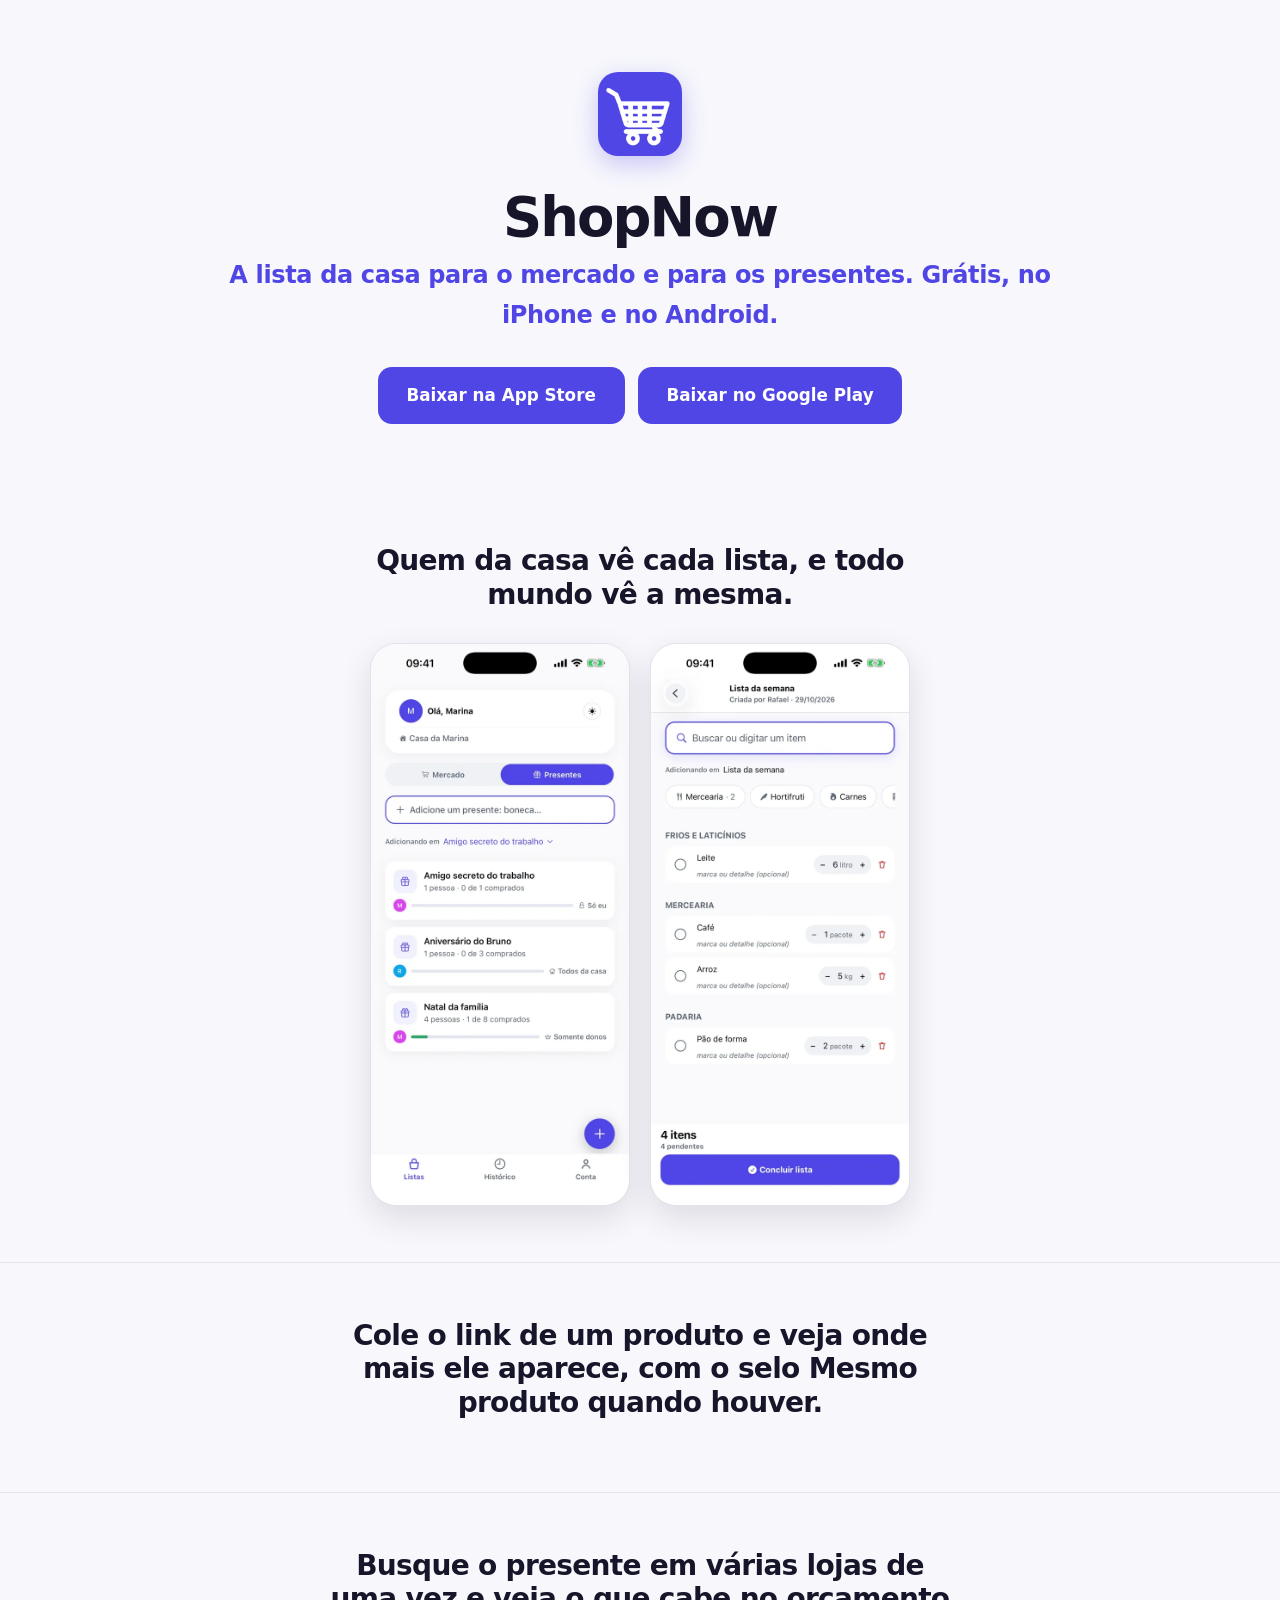
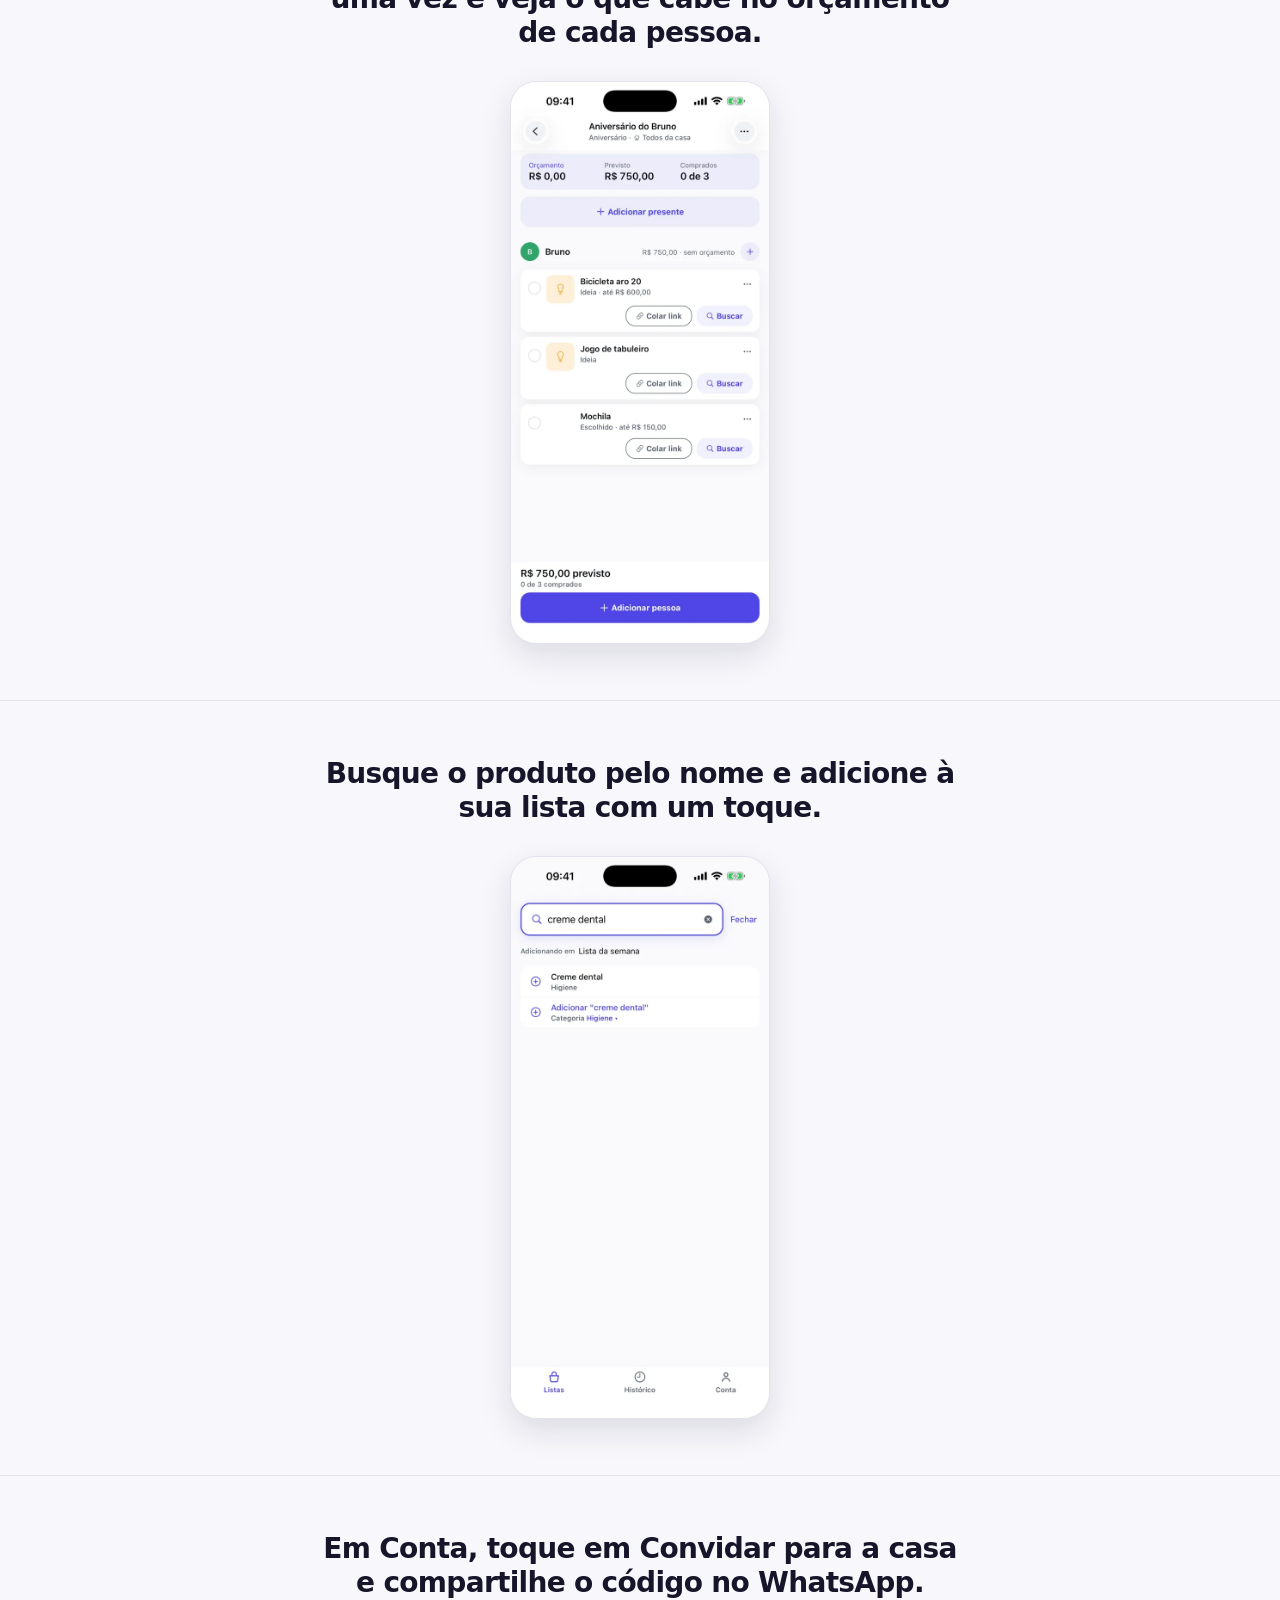
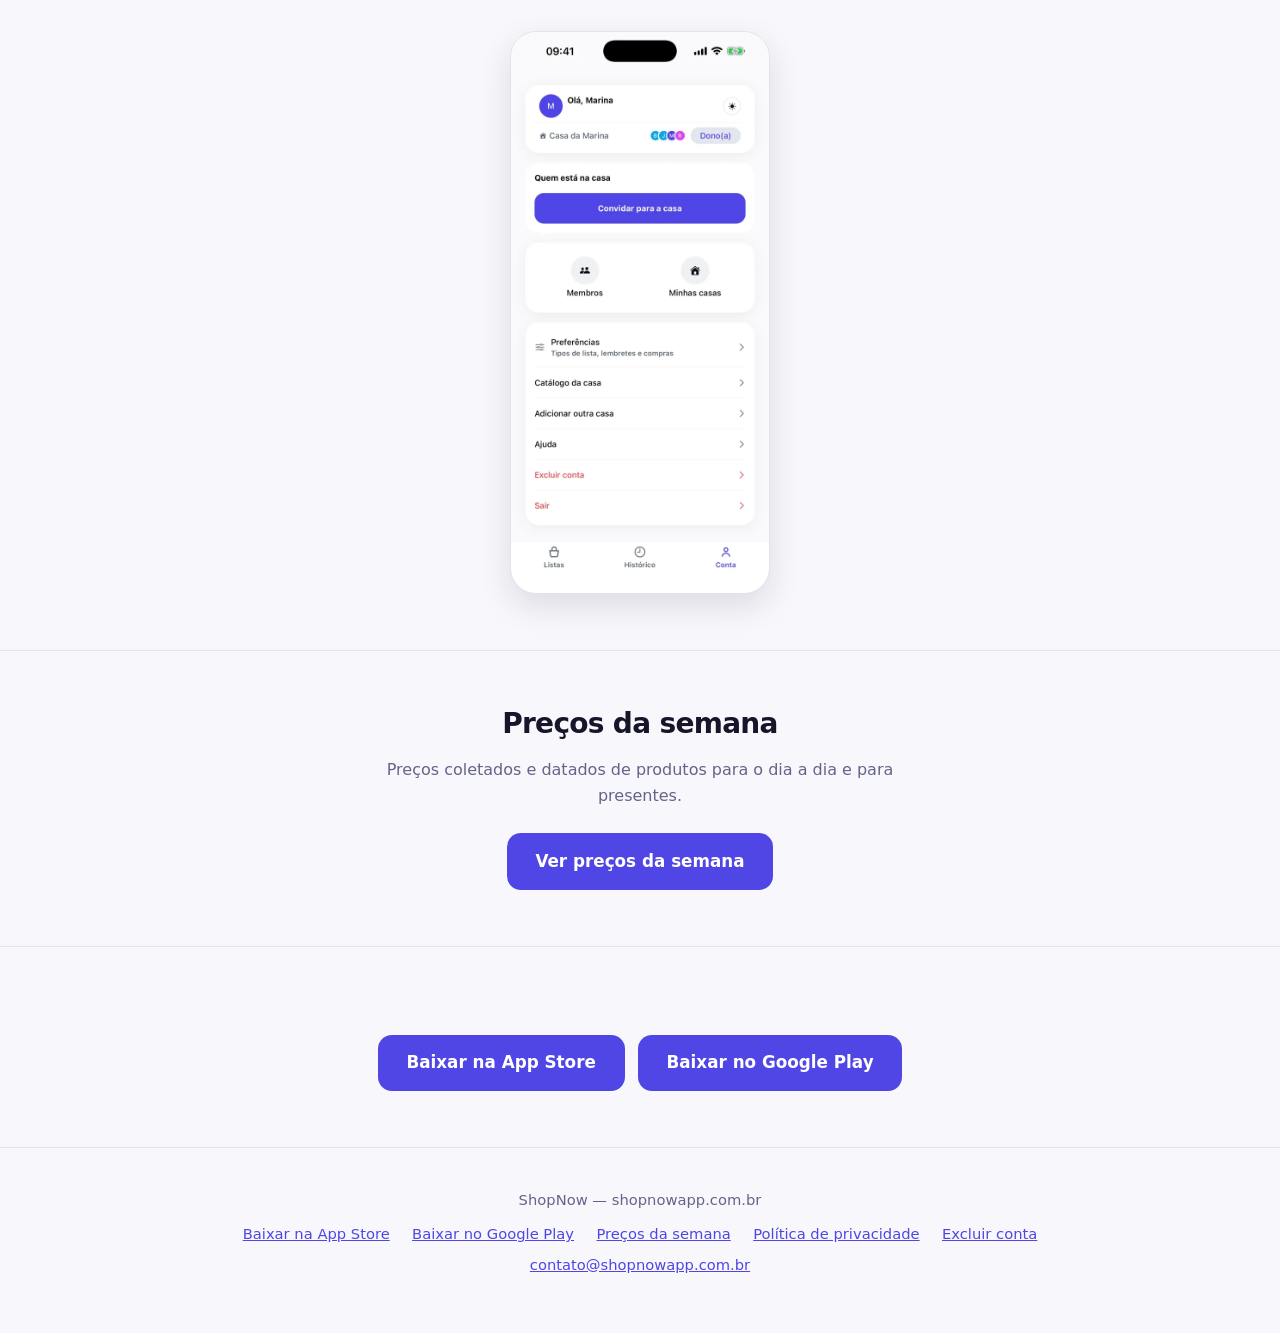
<file: index.html>
<!DOCTYPE html>
<html lang="pt-BR">
<head>
<meta charset="utf-8">
<meta name="viewport" content="width=device-width, initial-scale=1">
<title>ShopNow — A lista da casa para o mercado e para os presentes</title>
<meta name="description" content="A lista da casa para o mercado e para os presentes. Busque o produto pelo nome e adicione à sua lista com um toque. Grátis, no iPhone e no Android.">
<link rel="icon" type="image/png" href="icon.png">
<link rel="apple-touch-icon" href="icon.png">
<link rel="canonical" href="https://shopnowapp.com.br/">
<meta property="og:type" content="website">
<meta property="og:title" content="ShopNow — A lista da casa para o mercado e para os presentes">
<meta property="og:description" content="A lista da casa para o mercado e para os presentes. Grátis, no iPhone e no Android.">
<meta property="og:url" content="https://shopnowapp.com.br/">
<meta property="og:image" content="https://shopnowapp.com.br/icon.png">
<meta property="og:image:alt" content="Ícone do ShopNow">
<meta name="theme-color" content="#4F46E5">

<style>
  :root {
    --bg: #F7F7FC;
    --surface: #FFFFFF;
    --border: #E3E3EE;
    --text: #16152A;
    --text-2: #64648A;
    --accent: #4F46E5;
    --accent-hover: #4338CA;
    --on-accent: #FFFFFF;
    --accent-dim: #EEEEFF;
  }
  @media (prefers-color-scheme: dark) {
    :root {
      --bg: #0D0D1A;
      --surface: #16162A;
      --border: #28284A;
      --text: #E6E6F6;
      --text-2: #9494BA;
      --accent: #6366F1;
      --accent-hover: #7577F5;
      --accent-dim: #1A1A3A;
    }
  }

  *, *::before, *::after { box-sizing: border-box; margin: 0; padding: 0; }
  html { scroll-behavior: smooth; }
  body {
    font-family: -apple-system, BlinkMacSystemFont, "Segoe UI", system-ui, sans-serif;
    background: var(--bg);
    color: var(--text);
    line-height: 1.65;
    -webkit-font-smoothing: antialiased;
  }
  a { color: var(--accent); }
  .wrap { max-width: 880px; margin: 0 auto; padding: 0 1.5rem; }

  /* Hero */
  .hero { text-align: center; padding: 4.5rem 0 4rem; }
  .logo {
    width: 84px; height: 84px; border-radius: 20px;
    box-shadow: 0 8px 24px rgba(79, 70, 229, 0.28);
    margin-bottom: 1.5rem;
  }
  .hero h1 {
    font-size: clamp(2.4rem, 7vw, 3.4rem);
    letter-spacing: -0.035em; line-height: 1.1; font-weight: 800;
  }
  .hero .tagline {
    font-size: clamp(1.15rem, 3.4vw, 1.5rem);
    font-weight: 600; color: var(--accent);
    margin-top: 0.5rem; letter-spacing: -0.015em;
  }
  .hero .lead {
    max-width: 560px; margin: 1.25rem auto 0;
    font-size: 1.1rem; color: var(--text-2);
  }
  .cta {
    display: inline-block; margin-top: 2rem;
    background: var(--accent); color: var(--on-accent);
    font-weight: 600; font-size: 1.05rem; text-decoration: none;
    padding: 0.9rem 1.8rem; border-radius: 14px;
    transition: background 0.15s, transform 0.15s;
  }
  .cta:hover { background: var(--accent-hover); transform: translateY(-1px); }
  .cta:focus-visible { outline: 3px solid var(--accent-dim); outline-offset: 3px; }
  .cta + .cta { margin-left: 0.5rem; margin-top: 0.5rem; }
  .soon { margin-top: 0.75rem; font-size: 0.9rem; color: var(--text-2); }

  /* Sections */
  section { padding: 3.5rem 0; }
  section + section { border-top: 1px solid var(--border); }
  h2 {
    font-size: clamp(1.5rem, 4.5vw, 2rem);
    letter-spacing: -0.025em; line-height: 1.2; font-weight: 700;
    margin-bottom: 1rem;
  }

  /* Seções de recurso */
  .feature { text-align: center; }
  .feature h2 { max-width: 640px; margin-inline: auto; font-size: clamp(1.35rem, 4.2vw, 1.75rem); }
  .shots {
    list-style: none; margin-top: 2rem;
    display: flex; justify-content: center; gap: 1.25rem;
  }
  .shots li { flex: 0 1 260px; min-width: 0; }
  .shots img {
    display: block; width: 100%; height: auto;
    border-radius: 26px; border: 1px solid var(--border);
    box-shadow: 0 12px 32px rgba(22, 21, 42, 0.12);
    background: var(--surface);
  }
  .baixar { text-align: center; }
  #precos-semana .sub { max-width: 520px; margin: 0 auto; color: var(--text-2); }
  #precos-semana .cta { margin-top: 1.5rem; }

  /* Footer */
  footer { border-top: 1px solid var(--border); padding: 2.5rem 0 3.5rem; text-align: center; font-size: 0.92rem; color: var(--text-2); }
  footer nav { margin-top: 0.6rem; display: flex; flex-wrap: wrap; justify-content: center; gap: 0.4rem 1.4rem; }

  @media (max-width: 720px) {
    .hero { padding: 3rem 0 2.5rem; }
    section { padding: 2.75rem 0; }
    .shots { gap: 0.9rem; }
    .shots li { flex-basis: 220px; }
  }
  @media (prefers-reduced-motion: reduce) {
    html { scroll-behavior: auto; }
    .cta { transition: none; }
  }
</style>
</head>
<body>

<header class="hero">
  <div class="wrap">
    <img class="logo" src="icon.png" width="84" height="84" alt="Ícone do ShopNow">
    <h1>ShopNow</h1>
    <p class="tagline">A lista da casa para o mercado e para os presentes. Grátis, no iPhone e no Android.</p>
    <a class="cta" data-loja="ios" href="https://apps.apple.com/app/apple-store/id6802871488?pt=129324162&amp;ct=site&amp;mt=8">Baixar na App Store</a>
    <a class="cta" data-loja="android" href="https://play.google.com/store/apps/details?id=com.felipeamsilva.meuappcompras&amp;referrer=utm_source%3Dsite%26utm_medium%3Dsite%26utm_campaign%3Dpresentes">Baixar no Google Play</a>
  </div>
</header>

<main>
  <section id="lista-da-casa" class="feature">
    <div class="wrap">
      <h2>Quem da casa vê cada lista, e todo mundo vê a mesma.</h2>
      <ul class="shots">
        <li><img src="img/quem-ve-a-lista.webp" width="600" height="1304" loading="lazy" decoding="async" alt="Aba Presentes com três listas, cada uma mostrando quem da casa pode vê-la: só eu, todos da casa ou somente donos"></li>
        <li><img src="img/lista-compartilhada.webp" width="600" height="1304" loading="lazy" decoding="async" alt="Lista da semana aberta, com itens e quantidades que todos da casa veem e atualizam"></li>
      </ul>
    </div>
  </section>

  <section id="colar-link" class="feature">
    <div class="wrap">
      <h2>Cole o link de um produto e veja onde mais ele aparece, com o selo Mesmo produto quando houver.</h2>
    </div>
  </section>

  <section id="presentes" class="feature">
    <div class="wrap">
      <h2>Busque o presente em várias lojas de uma vez e veja o que cabe no orçamento de cada pessoa.</h2>
      <ul class="shots">
        <li><img src="img/presentes-orcamento.webp" width="600" height="1304" loading="lazy" decoding="async" alt="Lista de presentes de uma pessoa, com o valor previsto e o limite definido em cada ideia"></li>
      </ul>
    </div>
  </section>

  <section id="busca-por-nome" class="feature">
    <div class="wrap">
      <h2>Busque o produto pelo nome e adicione à sua lista com um toque.</h2>
      <ul class="shots">
        <li><img src="img/busca-por-nome.webp" width="600" height="1304" loading="lazy" decoding="async" alt="Campo de busca com o nome de um produto digitado e a opção de adicioná-lo à lista com um toque"></li>
      </ul>
    </div>
  </section>

  <section id="convidar" class="feature">
    <div class="wrap">
      <h2>Em Conta, toque em Convidar para a casa e compartilhe o código no WhatsApp.</h2>
      <ul class="shots">
        <li><img src="img/conta-convidar.webp" width="600" height="1304" loading="lazy" decoding="async" alt="Tela Conta do ShopNow com o botão Convidar para a casa"></li>
      </ul>
    </div>
  </section>

  <section id="precos-semana" class="feature">
    <div class="wrap">
      <h2>Preços da semana</h2>
      <p class="sub">Preços coletados e datados de produtos para o dia a dia e para presentes.</p>
      <a class="cta" href="https://shopnowapp.com.br/menor-preco/">Ver preços da semana</a>
    </div>
  </section>

  <section id="baixar" class="baixar">
    <div class="wrap">
      <a class="cta" data-loja="ios" href="https://apps.apple.com/app/apple-store/id6802871488?pt=129324162&amp;ct=site&amp;mt=8">Baixar na App Store</a>
      <a class="cta" data-loja="android" href="https://play.google.com/store/apps/details?id=com.felipeamsilva.meuappcompras&amp;referrer=utm_source%3Dsite%26utm_medium%3Dsite%26utm_campaign%3Dpresentes">Baixar no Google Play</a>
    </div>
  </section>
</main>

<footer>
  <div class="wrap">
    <p>ShopNow — shopnowapp.com.br</p>
    <nav aria-label="Rodapé">
      <a data-loja="ios" href="https://apps.apple.com/app/apple-store/id6802871488?pt=129324162&amp;ct=site&amp;mt=8">Baixar na App Store</a>
      <a data-loja="android" href="https://play.google.com/store/apps/details?id=com.felipeamsilva.meuappcompras&amp;referrer=utm_source%3Dsite%26utm_medium%3Dsite%26utm_campaign%3Dpresentes">Baixar no Google Play</a>
      <a href="https://shopnowapp.com.br/menor-preco/">Preços da semana</a>
      <a href="https://felipeaugustomsilva-stack.github.io/smartshop-privacy/">Política de privacidade</a>
      <a href="https://felipeaugustomsilva-stack.github.io/smartshop-privacy/excluir-conta/">Excluir conta</a>
      <a href="mailto:contato@shopnowapp.com.br">contato@shopnowapp.com.br</a>
    </nav>
  </div>
</footer>

<script>
(function () {
  try {
    var canais = {
      instagram: { ct: 'instagram', medium: 'social' },
      facebook: { ct: 'Facebook', medium: 'social' },
      status: { ct: 'status-whatsapp', medium: 'whatsapp' },
      crm: { ct: 'crm', medium: 'crm' },
      push: { ct: 'push', medium: 'push' },
      email: { ct: 'email', medium: 'email' }
    };
    var c = new URLSearchParams(window.location.search).get('c');
    c = c ? c.trim().toLowerCase() : '';
    if (!Object.prototype.hasOwnProperty.call(canais, c)) return;
    var d = canais[c];
    var ios = 'https://apps.apple.com/app/apple-store/id6802871488?pt=129324162&ct=' + d.ct + '&mt=8';
    var android = 'https://play.google.com/store/apps/details?id=com.felipeamsilva.meuappcompras&referrer=' +
      'utm_source%3D' + c + '%26utm_medium%3D' + d.medium + '%26utm_campaign%3Dpresentes';
    var links = document.querySelectorAll('a[data-loja]');
    for (var i = 0; i < links.length; i++) {
      var loja = links[i].getAttribute('data-loja');
      if (loja === 'ios') links[i].setAttribute('href', ios);
      else if (loja === 'android') links[i].setAttribute('href', android);
    }
  } catch (e) {}
})();
</script>
</body>
</html>
</file>
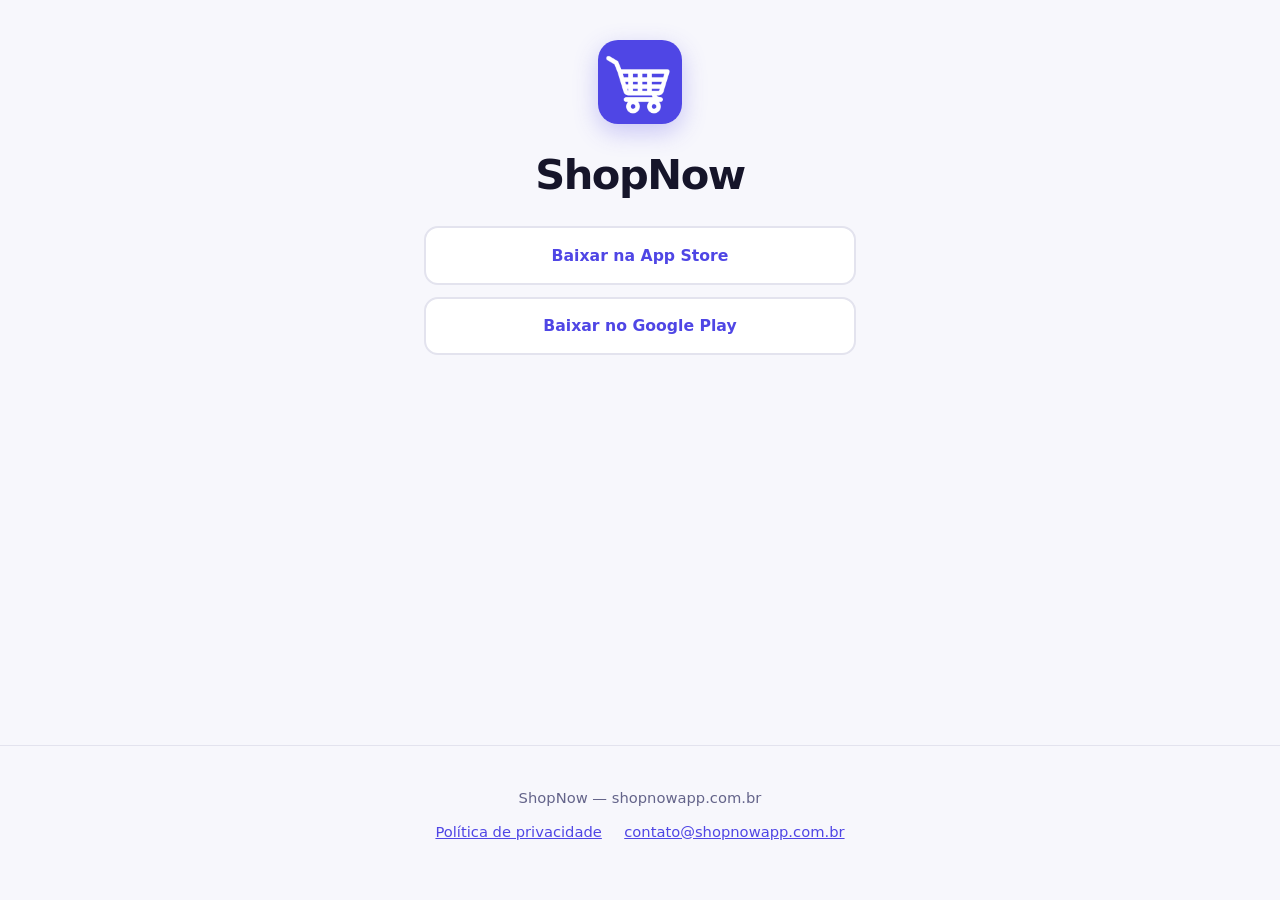
<file: abrir/index.html>
<!DOCTYPE html>
<html lang="pt-BR">
<head>
<meta charset="utf-8">
<meta name="viewport" content="width=device-width, initial-scale=1">
<title>Abrir o ShopNow</title>
<meta name="description" content="Abra o ShopNow ou baixe na App Store ou no Google Play.">
<meta name="robots" content="noindex, nofollow">
<link rel="icon" type="image/png" href="/icon.png">
<link rel="apple-touch-icon" href="/icon.png">
<meta name="theme-color" content="#4F46E5">

<style>
  :root {
    --bg: #F7F7FC;
    --surface: #FFFFFF;
    --border: #E3E3EE;
    --text: #16152A;
    --text-2: #64648A;
    --accent: #4F46E5;
    --accent-hover: #4338CA;
    --on-accent: #FFFFFF;
    --accent-dim: #EEEEFF;
  }
  @media (prefers-color-scheme: dark) {
    :root {
      --bg: #0D0D1A;
      --surface: #16162A;
      --border: #28284A;
      --text: #E6E6F6;
      --text-2: #9494BA;
      --accent: #6366F1;
      --accent-hover: #7577F5;
      --accent-dim: #1A1A3A;
    }
  }

  *, *::before, *::after { box-sizing: border-box; margin: 0; padding: 0; }
  body {
    font-family: -apple-system, BlinkMacSystemFont, "Segoe UI", system-ui, sans-serif;
    background: var(--bg);
    color: var(--text);
    line-height: 1.65;
    -webkit-font-smoothing: antialiased;
    min-height: 100vh;
    display: flex; flex-direction: column;
  }
  a { color: var(--accent); }
  .wrap { max-width: 480px; margin: 0 auto; padding: 0 1.5rem; width: 100%; }
  main { flex: 1; }

  .hero { text-align: center; padding: 2.5rem 0 1.5rem; }
  .logo {
    width: 84px; height: 84px; border-radius: 20px;
    box-shadow: 0 8px 24px rgba(79, 70, 229, 0.28);
    margin-bottom: 1.25rem;
  }
  h1 {
    font-size: clamp(2rem, 8vw, 2.6rem);
    letter-spacing: -0.035em; line-height: 1.1; font-weight: 800;
  }
  .lead { margin-top: 0.75rem; font-size: 1.05rem; color: var(--text-2); }

  .acoes { display: flex; flex-direction: column; gap: 0.75rem; margin-top: 1.75rem; }
  .btn {
    display: flex; align-items: center; justify-content: center;
    min-height: 56px; padding: 0.9rem 1.5rem; border-radius: 14px;
    background: var(--accent); color: var(--on-accent);
    font-weight: 600; font-size: 1.1rem; text-decoration: none; text-align: center;
    border: 2px solid var(--accent);
  }
  .btn:hover { background: var(--accent-hover); border-color: var(--accent-hover); }
  .btn:focus-visible { outline: 3px solid var(--accent-dim); outline-offset: 3px; }
  .btn.menor {
    min-height: 48px; font-size: 0.98rem;
    background: var(--surface); color: var(--accent); border-color: var(--border);
  }
  .btn.menor:hover { border-color: var(--accent); background: var(--accent-dim); }
  .btn[hidden] { display: none; }

  footer { border-top: 1px solid var(--border); padding: 2.5rem 0 3.5rem; margin-top: 2.5rem; text-align: center; font-size: 0.92rem; color: var(--text-2); }
  footer nav { margin-top: 0.6rem; display: flex; flex-wrap: wrap; justify-content: center; gap: 0.4rem 1.4rem; }
</style>
</head>
<body>

<main>
  <header class="hero">
    <div class="wrap">
      <img class="logo" src="/icon.png" width="84" height="84" alt="Ícone do ShopNow">
      <h1>ShopNow</h1>
      <div class="acoes">
        <a class="btn" id="btn-abrir" href="meuappcompras://listas-compra">Abrir o ShopNow</a>
        <a class="btn menor" id="btn-ios" data-loja="ios" href="https://apps.apple.com/app/apple-store/id6802871488?pt=129324162&amp;ct=site&amp;mt=8">Baixar na App Store</a>
        <a class="btn menor" id="btn-android" data-loja="android" href="https://play.google.com/store/apps/details?id=com.felipeamsilva.meuappcompras&amp;referrer=utm_source%3Dsite%26utm_medium%3Dsite%26utm_campaign%3Dperfil">Baixar no Google Play</a>
      </div>
    </div>
  </header>
</main>

<footer>
  <div class="wrap">
    <p>ShopNow — shopnowapp.com.br</p>
    <nav aria-label="Rodapé">
      <a href="https://felipeaugustomsilva-stack.github.io/smartshop-privacy/">Política de privacidade</a>
      <a href="mailto:contato@shopnowapp.com.br">contato@shopnowapp.com.br</a>
    </nav>
  </div>
</footer>

<script>
/* DETECCAO-INICIO */
var ShopNowBaixar = (function () {
  // Tabela unica de nomes (fonte: docs/observabilidade/utm-baixar.md). Tudo em minusculas, igual nas duas lojas.
  var CANAIS = {
    instagram: { ct: 'instagram', src: 'instagram', med: 'social' },
    facebook: { ct: 'facebook', src: 'facebook', med: 'social' },
    'status-whatsapp': { ct: 'status-whatsapp', src: 'status-whatsapp', med: 'whatsapp' },
    crm: { ct: 'crm', src: 'crm', med: 'crm' },
    push: { ct: 'push', src: 'push', med: 'push' },
    email: { ct: 'email', src: 'email', med: 'email' },
    site: { ct: 'site', src: 'site', med: 'site' }
  };
  var CAMPANHAS = ['presentes-lancamento', 'radar-bf', 'cesta', 'cesta-ml', 'lista-casa', 'versao', 'perfil'];

  function canal(search) {
    var c = new URLSearchParams(search).get('c');
    c = c ? c.trim().toLowerCase() : '';
    return Object.prototype.hasOwnProperty.call(CANAIS, c) ? c : 'site';
  }

  // ?k=: fora da tabela (ou ausente) vira 'perfil'.
  function campanha(search) {
    var k = new URLSearchParams(search).get('k');
    k = k ? k.toLowerCase() : '';
    return CAMPANHAS.indexOf(k) >= 0 ? k : 'perfil';
  }

  // ?u= (slug do criativo): [a-z0-9-], ate 40. Maiuscula normaliza; espaco, acento ou mais de 40 = descartado ('').
  function conteudo(search) {
    var u = new URLSearchParams(search).get('u');
    u = u ? u.toLowerCase() : '';
    return /^[a-z0-9-]{1,40}$/.test(u) ? u : '';
  }

  // Apple: so o ct com o canal. Android: referrer com source, medium, campaign e, se houver, content.
  function links(c, k, u) {
    var d = CANAIS[c];
    return {
      ios: 'https://apps.apple.com/app/apple-store/id6802871488?pt=129324162&ct=' + d.ct + '&mt=8',
      android: 'https://play.google.com/store/apps/details?id=com.felipeamsilva.meuappcompras&referrer=' +
        'utm_source%3D' + d.src + '%26utm_medium%3D' + d.med + '%26utm_campaign%3D' + (CAMPANHAS.indexOf(k) >= 0 ? k : 'perfil') +
        (u ? '%26utm_content%3D' + u : '')
    };
  }

  // destaque: 'ios' | 'android' | 'ambos'; navegador interno: Instagram ou Facebook
  function detectar(ua, toques) {
    ua = ua || '';
    var ios = /iPhone|iPad|iPod/.test(ua) || (/Macintosh/.test(ua) && toques > 1);
    var android = !ios && /Android/.test(ua);
    return {
      destaque: ios ? 'ios' : (android ? 'android' : 'ambos'),
      interno: /Instagram|FBAN|FBAV/.test(ua)
    };
  }

  // Resolve true so se a copia aconteceu de fato.
  function copiar(texto) {
    function viaTextarea() {
      try {
        var ta = document.createElement('textarea');
        ta.value = texto;
        ta.setAttribute('readonly', '');
        ta.style.position = 'fixed';
        ta.style.top = '0';
        ta.style.opacity = '0';
        document.body.appendChild(ta);
        ta.focus();
        ta.select();
        ta.setSelectionRange(0, texto.length);
        var ok = document.execCommand('copy');
        document.body.removeChild(ta);
        return ok === true;
      } catch (e) { return false; }
    }
    var moderna = null;
    try {
      if (navigator.clipboard && navigator.clipboard.writeText) moderna = navigator.clipboard.writeText(texto);
    } catch (e) { moderna = null; }
    if (!moderna) return Promise.resolve(viaTextarea());
    return moderna.then(function () { return true; }, function () { return viaTextarea(); });
  }

  // Valor bruto do parametro, so para o contador: '' se nao veio; 'invalido' se fora de [a-z0-9-]{1,40}; senao o slug.
  function pedido(search, nome) {
    var bruto = new URLSearchParams(search).get(nome);
    if (bruto === null || bruto === '') return '';
    bruto = bruto.toLowerCase();
    return /^[a-z0-9-]{1,40}$/.test(bruto) ? bruto : 'invalido';
  }

  // Corpo do contador agregado (text/plain com JSON). Sem identificador: so tipo, canal, campanha, conteudo, loja e destaque.
  // extra: { k, u, canalPedido, campanhaPedido } (k ja normalizado; os *Pedido sao o valor bruto).
  function corpoAcesso(tipo, c, loja, destaque, extra) {
    extra = extra || {};
    var o = { tipo: tipo, canal: Object.prototype.hasOwnProperty.call(CANAIS, c) ? c : 'site' };
    o.campanha = CAMPANHAS.indexOf(extra.k) >= 0 ? extra.k : 'perfil';
    if (extra.canalPedido) o.canalPedido = extra.canalPedido;
    if (extra.campanhaPedido) o.campanhaPedido = extra.campanhaPedido;
    if (extra.u && /^[a-z0-9-]{1,40}$/.test(extra.u)) o.conteudo = extra.u;
    if (tipo === 'clique' && (loja === 'ios' || loja === 'android')) o.loja = loja;
    if (destaque === 'ios' || destaque === 'android' || destaque === 'ambos') o.destaque = destaque;
    return JSON.stringify(o);
  }

  // Envia sem bloquear nada e sem nunca lancar: sendBeacon, e fetch keepalive se o beacon recusar.
  function enviar(url, corpo) {
    try {
      if (navigator.sendBeacon && navigator.sendBeacon(url, corpo)) return;
    } catch (e) {}
    try {
      fetch(url, { method: 'POST', body: corpo, keepalive: true, mode: 'no-cors', credentials: 'omit' }).catch(function () {});
    } catch (e) {}
  }

  return { canal: canal, campanha: campanha, conteudo: conteudo, links: links, detectar: detectar, copiar: copiar, pedido: pedido, corpoAcesso: corpoAcesso, enviar: enviar };
})();
/* DETECCAO-FIM */

/* CRM-INICIO */
var ShopNowCRM = (function () {
  // Links do CRM (/insta/ e /abrir/, 2026-11-16). Usa o bloco ShopNowBaixar acima (copia identica ao da /baixar/).
  // O scheme das builds e meuappcompras (app.json), nao shopnow. Com caminho: sem ele, com o app ja aberto, o link cairia na Conta.
  var ESQUEMA = 'meuappcompras://listas-compra';
  var PACOTE = 'com.felipeamsilva.meuappcompras';
  var INSTAGRAM = 'https://www.instagram.com/shopnow.app/';
  var ENDPOINT = 'https://southamerica-east1-meu-app-compras.cloudfunctions.net/registrarAcessoBaixar';
  var ESPERA_MS = 1500;

  // u com cara de dado pessoal: 8+ digitos seguidos (telefone) ou um pedaco de 20+ caracteres entre hifens (id, hash).
  // E-mail ja cai no slug. Mesma regra de pareceDadoPessoal em functions/src/observabilidade/baixar.ts.
  function pareceDadoPessoal(u) {
    if (/\d{8,}/.test(u)) return true;
    var partes = u.split('-');
    for (var i = 0; i < partes.length; i++) if (partes[i].length >= 20) return true;
    return false;
  }

  function conteudo(search) {
    var u = ShopNowBaixar.conteudo(search);
    return u && !pareceDadoPessoal(u) ? u : '';
  }

  // Para onde vai a contagem: producao so no proprio site; em localhost so para ?api=http://127.0.0.1:PORTA (servidor de
  // teste), nunca para producao. Qualquer outro host: nao conta.
  function endpoint(loc) {
    if (/^(localhost|127\.0\.0\.1)$/.test(loc.hostname)) {
      var api = new URLSearchParams(loc.search).get('api') || '';
      return /^http:\/\/(localhost|127\.0\.0\.1):\d{2,5}$/.test(api) ? api + '/registrarAcessoBaixar' : '';
    }
    return /^(www\.)?shopnowapp\.com\.br$/.test(loc.hostname) ? ENDPOINT : '';
  }

  // Corpo do contador com a pagina. reserva = toque no botao de reserva (sem loja); automatico = ida sozinha a loja (com loja).
  function corpo(pagina, tipo, c, loja, destaque, extra) {
    var o = JSON.parse(ShopNowBaixar.corpoAcesso(tipo === 'automatico' ? 'clique' : tipo, c, loja, destaque, extra));
    o.tipo = tipo;
    o.pagina = pagina;
    return JSON.stringify(o);
  }

  // Android: intent com o pacote; sem o app, o proprio Chrome vai ao Play (browser_fallback_url).
  function intentAndroid(play) {
    return 'intent://listas-compra#Intent;scheme=meuappcompras;package=' + PACOTE +
      ';S.browser_fallback_url=' + encodeURIComponent(play) + ';end';
  }

  // O que a /abrir/ faz em cada aparelho; null = computador (so os dois botoes de loja, sem tentar o app).
  function planoAbrir(destaque, url) {
    if (destaque === 'ios') return { app: ESQUEMA, loja: 'ios', lojaUrl: url.ios };
    if (destaque === 'android') return { app: intentAndroid(url.android), loja: 'android', lojaUrl: url.android };
    return null;
  }

  // Tenta o app; se a pagina seguir visivel por ESPERA_MS, vai a loja. Pagina oculta (o app abriu) cancela: a loja nunca
  // abre por cima do app. Sem 'blur': o alerta de endereco invalido do Safari tira o foco e cancelaria a ida a loja.
  function tentarApp(w, plano, aoIrLoja) {
    var t = null;
    function cancelar() { if (t !== null) { w.clearTimeout(t); t = null; } }
    w.document.addEventListener('visibilitychange', function () { if (w.document.visibilityState === 'hidden') cancelar(); });
    w.addEventListener('pagehide', cancelar);
    function tentar() {
      cancelar();
      t = w.setTimeout(function () {
        t = null;
        if (w.document.visibilityState === 'hidden') return;
        aoIrLoja();
        w.location.href = plano.lojaUrl;
      }, ESPERA_MS);
      w.location.href = plano.app;
    }
    return { tentar: tentar, cancelar: cancelar };
  }

  return {
    ESQUEMA: ESQUEMA, INSTAGRAM: INSTAGRAM, ESPERA_MS: ESPERA_MS,
    pareceDadoPessoal: pareceDadoPessoal, conteudo: conteudo, endpoint: endpoint, corpo: corpo,
    intentAndroid: intentAndroid, planoAbrir: planoAbrir, tentarApp: tentarApp
  };
})();
/* CRM-FIM */

(function () {
  try {
    var q = window.location.search;
    var c = ShopNowBaixar.canal(q);
    var k = ShopNowBaixar.campanha(q);
    var u = ShopNowCRM.conteudo(q);
    var url = ShopNowBaixar.links(c, k, u);
    var todos = document.querySelectorAll('a[data-loja]');
    for (var i = 0; i < todos.length; i++) {
      todos[i].setAttribute('href', todos[i].getAttribute('data-loja') === 'ios' ? url.ios : url.android);
    }

    var det = ShopNowBaixar.detectar(navigator.userAgent, navigator.maxTouchPoints || 0);
    var fim = ShopNowCRM.endpoint(window.location);
    var extra = { k: k, u: u, canalPedido: ShopNowBaixar.pedido(q, 'c'), campanhaPedido: ShopNowBaixar.pedido(q, 'k') };
    function conta(tipo, loja) { if (fim) ShopNowBaixar.enviar(fim, ShopNowCRM.corpo('abrir', tipo, c, loja, det.destaque, extra)); }
    document.addEventListener('click', function (ev) {
      try {
        var a = ev.target && ev.target.closest ? ev.target.closest('a[data-loja]') : null;
        if (a) conta('clique', a.getAttribute('data-loja'));
      } catch (e) {}
    });
    conta('visita');

    var plano = ShopNowCRM.planoAbrir(det.destaque, url);
    var bAbrir = document.getElementById('btn-abrir');
    if (!plano) { bAbrir.hidden = true; return; } // computador: so as duas lojas, sem tentar o app

    // Celular: o botao "Abrir o ShopNow" e a loja do aparelho; a outra loja sai.
    document.getElementById(plano.loja === 'ios' ? 'btn-android' : 'btn-ios').hidden = true;
    bAbrir.setAttribute('href', plano.app);
    var tentativa = ShopNowCRM.tentarApp(window, plano, function () { conta('automatico', plano.loja); });
    bAbrir.addEventListener('click', function (ev) {
      try { ev.preventDefault(); conta('reserva'); tentativa.tentar(); } catch (e) {}
    });
    tentativa.tentar();
  } catch (e) {}
})();
</script>
</body>
</html>
</file>
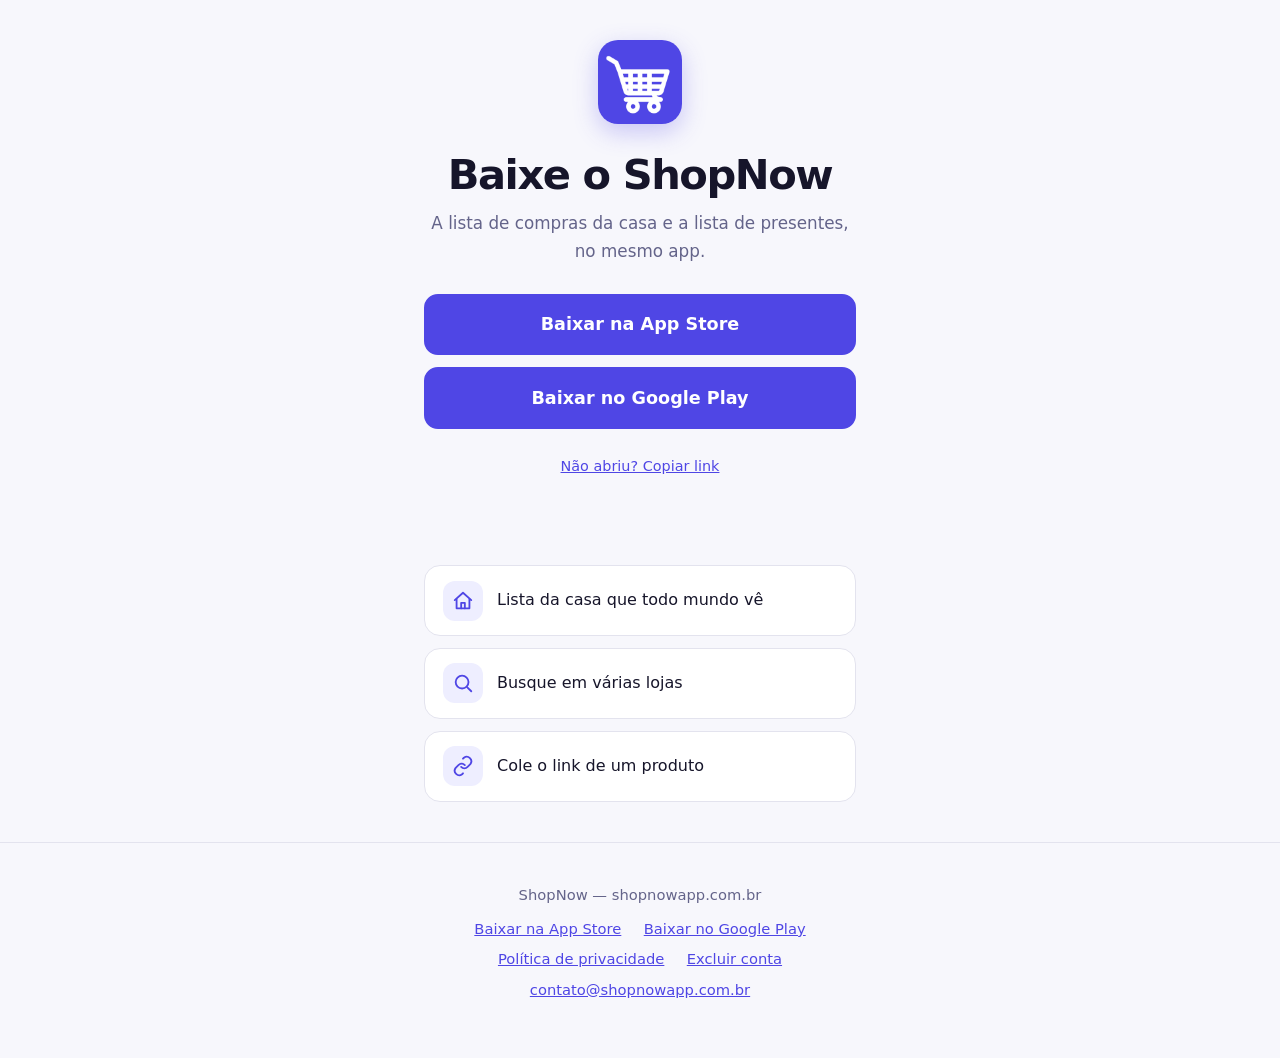
<file: baixar/index.html>
<!DOCTYPE html>
<html lang="pt-BR">
<head>
<meta charset="utf-8">
<meta name="viewport" content="width=device-width, initial-scale=1">
<title>Baixe o ShopNow</title>
<meta name="description" content="Baixe o ShopNow na App Store ou no Google Play: a lista de compras da casa e a lista de presentes, no mesmo app.">
<meta name="robots" content="noindex, nofollow">
<link rel="icon" type="image/png" href="/icon.png">
<link rel="apple-touch-icon" href="/icon.png">
<meta name="theme-color" content="#4F46E5">

<style>
  :root {
    --bg: #F7F7FC;
    --surface: #FFFFFF;
    --border: #E3E3EE;
    --text: #16152A;
    --text-2: #64648A;
    --accent: #4F46E5;
    --accent-hover: #4338CA;
    --on-accent: #FFFFFF;
    --accent-dim: #EEEEFF;
  }
  @media (prefers-color-scheme: dark) {
    :root {
      --bg: #0D0D1A;
      --surface: #16162A;
      --border: #28284A;
      --text: #E6E6F6;
      --text-2: #9494BA;
      --accent: #6366F1;
      --accent-hover: #7577F5;
      --accent-dim: #1A1A3A;
    }
  }

  *, *::before, *::after { box-sizing: border-box; margin: 0; padding: 0; }
  body {
    font-family: -apple-system, BlinkMacSystemFont, "Segoe UI", system-ui, sans-serif;
    background: var(--bg);
    color: var(--text);
    line-height: 1.65;
    -webkit-font-smoothing: antialiased;
    min-height: 100vh;
    display: flex; flex-direction: column;
  }
  a { color: var(--accent); }
  .wrap { max-width: 480px; margin: 0 auto; padding: 0 1.5rem; width: 100%; }
  main { flex: 1; }

  .hero { text-align: center; padding: 2.5rem 0 1.5rem; }
  .logo {
    width: 84px; height: 84px; border-radius: 20px;
    box-shadow: 0 8px 24px rgba(79, 70, 229, 0.28);
    margin-bottom: 1.25rem;
  }
  h1 {
    font-size: clamp(2rem, 8vw, 2.6rem);
    letter-spacing: -0.035em; line-height: 1.1; font-weight: 800;
  }
  .lead { margin-top: 0.75rem; font-size: 1.05rem; color: var(--text-2); }

  .acoes { display: flex; flex-direction: column; gap: 0.75rem; margin-top: 1.75rem; }
  .btn {
    display: flex; align-items: center; justify-content: center;
    min-height: 56px; padding: 0.9rem 1.5rem; border-radius: 14px;
    background: var(--accent); color: var(--on-accent);
    font-weight: 600; font-size: 1.1rem; text-decoration: none; text-align: center;
    border: 2px solid var(--accent);
  }
  .btn:hover { background: var(--accent-hover); border-color: var(--accent-hover); }
  .btn:focus-visible { outline: 3px solid var(--accent-dim); outline-offset: 3px; }
  /* Com JS: o aparelho define quem fica em destaque; o outro desce e encolhe. */
  .btn.menor {
    order: 4; min-height: 48px; font-size: 0.98rem;
    background: var(--surface); color: var(--accent); border-color: var(--border);
  }
  .btn.menor:hover { border-color: var(--accent); background: var(--accent-dim); }
  .btn.maior { order: 1; }

  .copiar { text-align: center; font-size: 0.9rem; margin-top: 0.25rem; order: 3; }
  .copiar button {
    background: none; border: 0; font: inherit; color: var(--accent);
    text-decoration: underline; cursor: pointer; padding: 0.6rem 0.5rem; min-height: 44px;
  }
  .copiar-msg { display: block; min-height: 1.4em; color: var(--text-2); }
  .copiar input {
    width: 100%; margin-top: 0.4rem; padding: 0.6rem; font: inherit; font-size: 0.85rem;
    color: var(--text); background: var(--surface); border: 1px solid var(--border); border-radius: 10px;
  }
  .copiar input[hidden], .nav-aviso[hidden] { display: none; }
  .nav-aviso { text-align: center; font-size: 0.88rem; color: var(--text-2); margin-top: 1rem; }

  .pontos { list-style: none; margin-top: 2rem; display: grid; gap: 0.75rem; }
  .pontos li {
    display: flex; align-items: center; gap: 0.9rem;
    background: var(--surface); border: 1px solid var(--border);
    border-radius: 16px; padding: 0.9rem 1.1rem;
  }
  .pontos .ico {
    flex: none; display: inline-flex; align-items: center; justify-content: center;
    width: 40px; height: 40px; border-radius: 12px;
    background: var(--accent-dim); color: var(--accent);
  }
  .pontos svg { width: 22px; height: 22px; }

  footer { border-top: 1px solid var(--border); padding: 2.5rem 0 3.5rem; margin-top: 2.5rem; text-align: center; font-size: 0.92rem; color: var(--text-2); }
  footer nav { margin-top: 0.6rem; display: flex; flex-wrap: wrap; justify-content: center; gap: 0.4rem 1.4rem; }
</style>
</head>
<body>

<main>
  <header class="hero">
    <div class="wrap">
      <img class="logo" src="/icon.png" width="84" height="84" alt="Ícone do ShopNow">
      <h1>Baixe o ShopNow</h1>
      <p class="lead">A lista de compras da casa e a lista de presentes, no mesmo app.</p>

      <div class="acoes" id="acoes">
        <a class="btn" id="btn-ios" data-loja="ios" href="https://apps.apple.com/app/apple-store/id6802871488?pt=129324162&amp;ct=site&amp;mt=8">Baixar na App Store</a>
        <a class="btn" id="btn-android" data-loja="android" href="https://play.google.com/store/apps/details?id=com.felipeamsilva.meuappcompras&amp;referrer=utm_source%3Dsite%26utm_medium%3Dsite%26utm_campaign%3Dperfil">Baixar no Google Play</a>
        <div class="copiar" id="copiar" hidden>
          <button type="button" id="btn-copiar">Não abriu? Copiar link</button>
          <span class="copiar-msg" id="copiar-msg" role="status" aria-live="polite"></span>
          <input type="text" id="copiar-campo" readonly hidden aria-label="Link do Google Play">
        </div>
      </div>
      <p class="nav-aviso" id="nav-aviso" hidden>Se o botão não abrir, toque nos três pontinhos e escolha Abrir no navegador.</p>
    </div>
  </header>

  <div class="wrap">
    <ul class="pontos">
      <li>
        <span class="ico" aria-hidden="true"><svg viewBox="0 0 24 24" fill="none" stroke="currentColor" stroke-width="2" stroke-linecap="round" stroke-linejoin="round"><path d="M3 11l9-8 9 8"/><path d="M5 10v10h14V10"/><path d="M10 20v-6h4v6"/></svg></span>
        <span>Lista da casa que todo mundo vê</span>
      </li>
      <li>
        <span class="ico" aria-hidden="true"><svg viewBox="0 0 24 24" fill="none" stroke="currentColor" stroke-width="2" stroke-linecap="round" stroke-linejoin="round"><circle cx="11" cy="11" r="7"/><path d="M21 21l-4.3-4.3"/></svg></span>
        <span>Busque em várias lojas</span>
      </li>
      <li>
        <span class="ico" aria-hidden="true"><svg viewBox="0 0 24 24" fill="none" stroke="currentColor" stroke-width="2" stroke-linecap="round" stroke-linejoin="round"><path d="M10 13a5 5 0 0 0 7 0l3-3a5 5 0 0 0-7-7l-1 1"/><path d="M14 11a5 5 0 0 0-7 0l-3 3a5 5 0 0 0 7 7l1-1"/></svg></span>
        <span>Cole o link de um produto</span>
      </li>
    </ul>
  </div>
</main>

<footer>
  <div class="wrap">
    <p>ShopNow — shopnowapp.com.br</p>
    <nav aria-label="Rodapé">
      <a data-loja="ios" href="https://apps.apple.com/app/apple-store/id6802871488?pt=129324162&amp;ct=site&amp;mt=8">Baixar na App Store</a>
      <a data-loja="android" href="https://play.google.com/store/apps/details?id=com.felipeamsilva.meuappcompras&amp;referrer=utm_source%3Dsite%26utm_medium%3Dsite%26utm_campaign%3Dperfil">Baixar no Google Play</a>
      <a href="https://felipeaugustomsilva-stack.github.io/smartshop-privacy/">Política de privacidade</a>
      <a href="https://felipeaugustomsilva-stack.github.io/smartshop-privacy/excluir-conta/">Excluir conta</a>
      <a href="mailto:contato@shopnowapp.com.br">contato@shopnowapp.com.br</a>
    </nav>
  </div>
</footer>

<script>
/* DETECCAO-INICIO */
var ShopNowBaixar = (function () {
  // Tabela unica de nomes (fonte: docs/observabilidade/utm-baixar.md). Tudo em minusculas, igual nas duas lojas.
  var CANAIS = {
    instagram: { ct: 'instagram', src: 'instagram', med: 'social' },
    facebook: { ct: 'facebook', src: 'facebook', med: 'social' },
    'status-whatsapp': { ct: 'status-whatsapp', src: 'status-whatsapp', med: 'whatsapp' },
    crm: { ct: 'crm', src: 'crm', med: 'crm' },
    push: { ct: 'push', src: 'push', med: 'push' },
    email: { ct: 'email', src: 'email', med: 'email' },
    site: { ct: 'site', src: 'site', med: 'site' }
  };
  var CAMPANHAS = ['presentes-lancamento', 'radar-bf', 'cesta', 'cesta-ml', 'lista-casa', 'versao', 'perfil'];

  function canal(search) {
    var c = new URLSearchParams(search).get('c');
    c = c ? c.trim().toLowerCase() : '';
    return Object.prototype.hasOwnProperty.call(CANAIS, c) ? c : 'site';
  }

  // ?k=: fora da tabela (ou ausente) vira 'perfil'.
  function campanha(search) {
    var k = new URLSearchParams(search).get('k');
    k = k ? k.toLowerCase() : '';
    return CAMPANHAS.indexOf(k) >= 0 ? k : 'perfil';
  }

  // ?u= (slug do criativo): [a-z0-9-], ate 40. Maiuscula normaliza; espaco, acento ou mais de 40 = descartado ('').
  function conteudo(search) {
    var u = new URLSearchParams(search).get('u');
    u = u ? u.toLowerCase() : '';
    return /^[a-z0-9-]{1,40}$/.test(u) ? u : '';
  }

  // Apple: so o ct com o canal. Android: referrer com source, medium, campaign e, se houver, content.
  function links(c, k, u) {
    var d = CANAIS[c];
    return {
      ios: 'https://apps.apple.com/app/apple-store/id6802871488?pt=129324162&ct=' + d.ct + '&mt=8',
      android: 'https://play.google.com/store/apps/details?id=com.felipeamsilva.meuappcompras&referrer=' +
        'utm_source%3D' + d.src + '%26utm_medium%3D' + d.med + '%26utm_campaign%3D' + (CAMPANHAS.indexOf(k) >= 0 ? k : 'perfil') +
        (u ? '%26utm_content%3D' + u : '')
    };
  }

  // destaque: 'ios' | 'android' | 'ambos'; navegador interno: Instagram ou Facebook
  function detectar(ua, toques) {
    ua = ua || '';
    var ios = /iPhone|iPad|iPod/.test(ua) || (/Macintosh/.test(ua) && toques > 1);
    var android = !ios && /Android/.test(ua);
    return {
      destaque: ios ? 'ios' : (android ? 'android' : 'ambos'),
      interno: /Instagram|FBAN|FBAV/.test(ua)
    };
  }

  // Resolve true so se a copia aconteceu de fato.
  function copiar(texto) {
    function viaTextarea() {
      try {
        var ta = document.createElement('textarea');
        ta.value = texto;
        ta.setAttribute('readonly', '');
        ta.style.position = 'fixed';
        ta.style.top = '0';
        ta.style.opacity = '0';
        document.body.appendChild(ta);
        ta.focus();
        ta.select();
        ta.setSelectionRange(0, texto.length);
        var ok = document.execCommand('copy');
        document.body.removeChild(ta);
        return ok === true;
      } catch (e) { return false; }
    }
    var moderna = null;
    try {
      if (navigator.clipboard && navigator.clipboard.writeText) moderna = navigator.clipboard.writeText(texto);
    } catch (e) { moderna = null; }
    if (!moderna) return Promise.resolve(viaTextarea());
    return moderna.then(function () { return true; }, function () { return viaTextarea(); });
  }

  // Valor bruto do parametro, so para o contador: '' se nao veio; 'invalido' se fora de [a-z0-9-]{1,40}; senao o slug.
  function pedido(search, nome) {
    var bruto = new URLSearchParams(search).get(nome);
    if (bruto === null || bruto === '') return '';
    bruto = bruto.toLowerCase();
    return /^[a-z0-9-]{1,40}$/.test(bruto) ? bruto : 'invalido';
  }

  // Corpo do contador agregado (text/plain com JSON). Sem identificador: so tipo, canal, campanha, conteudo, loja e destaque.
  // extra: { k, u, canalPedido, campanhaPedido } (k ja normalizado; os *Pedido sao o valor bruto).
  function corpoAcesso(tipo, c, loja, destaque, extra) {
    extra = extra || {};
    var o = { tipo: tipo, canal: Object.prototype.hasOwnProperty.call(CANAIS, c) ? c : 'site' };
    o.campanha = CAMPANHAS.indexOf(extra.k) >= 0 ? extra.k : 'perfil';
    if (extra.canalPedido) o.canalPedido = extra.canalPedido;
    if (extra.campanhaPedido) o.campanhaPedido = extra.campanhaPedido;
    if (extra.u && /^[a-z0-9-]{1,40}$/.test(extra.u)) o.conteudo = extra.u;
    if (tipo === 'clique' && (loja === 'ios' || loja === 'android')) o.loja = loja;
    if (destaque === 'ios' || destaque === 'android' || destaque === 'ambos') o.destaque = destaque;
    return JSON.stringify(o);
  }

  // Envia sem bloquear nada e sem nunca lancar: sendBeacon, e fetch keepalive se o beacon recusar.
  function enviar(url, corpo) {
    try {
      if (navigator.sendBeacon && navigator.sendBeacon(url, corpo)) return;
    } catch (e) {}
    try {
      fetch(url, { method: 'POST', body: corpo, keepalive: true, mode: 'no-cors', credentials: 'omit' }).catch(function () {});
    } catch (e) {}
  }

  return { canal: canal, campanha: campanha, conteudo: conteudo, links: links, detectar: detectar, copiar: copiar, pedido: pedido, corpoAcesso: corpoAcesso, enviar: enviar };
})();
/* DETECCAO-FIM */

(function () {
  try {
    var c = ShopNowBaixar.canal(window.location.search);
    var k = ShopNowBaixar.campanha(window.location.search);
    var u = ShopNowBaixar.conteudo(window.location.search);
    var url = ShopNowBaixar.links(c, k, u);
    var todos = document.querySelectorAll('a[data-loja]');
    for (var i = 0; i < todos.length; i++) {
      todos[i].setAttribute('href', todos[i].getAttribute('data-loja') === 'ios' ? url.ios : url.android);
    }

    var det = ShopNowBaixar.detectar(navigator.userAgent, navigator.maxTouchPoints || 0);
    var bIos = document.getElementById('btn-ios');
    var bAnd = document.getElementById('btn-android');
    if (det.destaque === 'ios') { bIos.className = 'btn maior'; bAnd.className = 'btn menor'; }
    else if (det.destaque === 'android') { bAnd.className = 'btn maior'; bIos.className = 'btn menor'; }
    if (det.interno) document.getElementById('nav-aviso').hidden = false;

    // Contador agregado (visita no carregamento, toque no botao da loja). Sem cookie nem armazenamento.
    var ENDPOINT = 'https://southamerica-east1-meu-app-compras.cloudfunctions.net/registrarAcessoBaixar';
    var extra = {
      k: k, u: u,
      canalPedido: ShopNowBaixar.pedido(window.location.search, 'c'),
      campanhaPedido: ShopNowBaixar.pedido(window.location.search, 'k')
    };
    ShopNowBaixar.enviar(ENDPOINT, ShopNowBaixar.corpoAcesso('visita', c, null, det.destaque, extra));
    document.addEventListener('click', function (ev) {
      try {
        var a = ev.target && ev.target.closest ? ev.target.closest('a[data-loja]') : null;
        if (a) ShopNowBaixar.enviar(ENDPOINT, ShopNowBaixar.corpoAcesso('clique', c, a.getAttribute('data-loja'), det.destaque, extra));
      } catch (e) {}
    });

    // "Copiar link" so onde a pessoa pode cair no Play: Android e computador
    if (det.destaque !== 'ios') {
      var area = document.getElementById('copiar');
      var msg = document.getElementById('copiar-msg');
      var campo = document.getElementById('copiar-campo');
      area.hidden = false;
      document.getElementById('btn-copiar').addEventListener('click', function () {
        msg.textContent = '';
        campo.hidden = true;
        ShopNowBaixar.copiar(url.android).then(function (ok) {
          if (ok) {
            msg.textContent = 'Link copiado';
          } else {
            msg.textContent = 'Toque e segure para copiar';
            campo.value = url.android;
            campo.hidden = false;
            campo.focus();
            campo.select();
            try { campo.setSelectionRange(0, campo.value.length); } catch (e) {}
          }
        });
      });
    }
  } catch (e) {}
})();
</script>
<noscript><style>.copiar{display:none}</style></noscript>
</body>
</html>
</file>
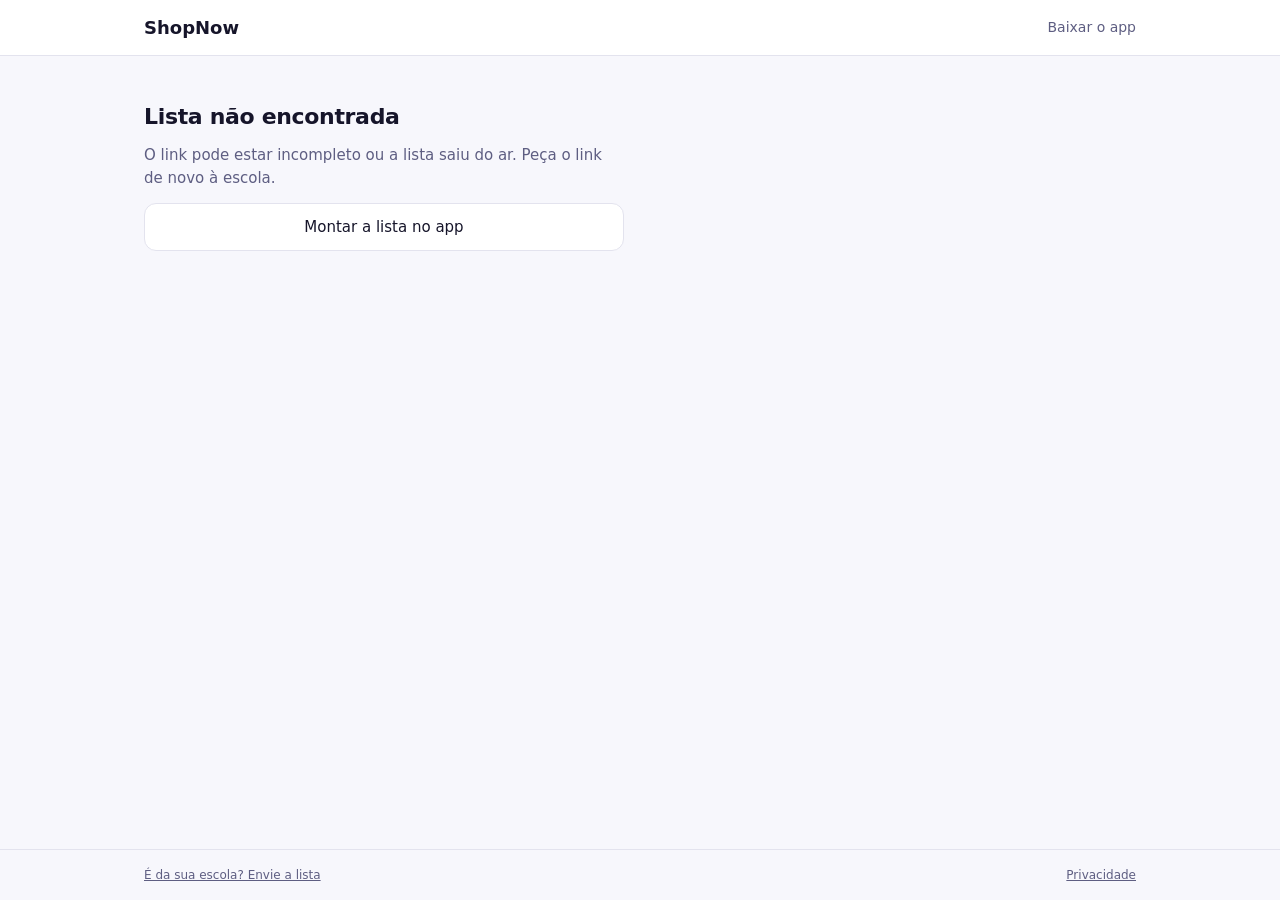
<file: escola/index.html>
<!DOCTYPE html>
<html lang="pt-BR">
<head>
<meta charset="utf-8">
<meta name="viewport" content="width=device-width, initial-scale=1">
<title>Lista de material escolar · ShopNow</title>
<meta name="description" content="Lista de material escolar publicada pela escola. Monte a lista no app ShopNow e divida a compra com quem mora com você.">
<meta name="robots" content="noindex, nofollow">
<link rel="icon" type="image/png" href="/icon.png">
<link rel="apple-touch-icon" href="/icon.png">
<meta name="theme-color" content="#4F46E5">
<link rel="stylesheet" href="/escolas/estilo.css">
</head>
<body>
<header class="topo"><div class="in">
  <a class="marca" href="/">ShopNow</a>
  <a class="app" href="/baixar/">Baixar o app</a>
</div></header>

<main>
  <p id="carregando" class="carregando" role="status">Carregando a lista…</p>

  <div id="lista" class="lista" hidden>
    <aside class="lateral">
      <span id="ano" class="peq"></span>
      <h1 id="escola"></h1>
      <span id="local" class="suave"></span>
      <span id="selo" class="selo" hidden>
        <svg aria-hidden="true" width="14" height="14" viewBox="0 0 24 24" fill="none" stroke="currentColor" stroke-width="2.2" stroke-linecap="round" stroke-linejoin="round"><path d="M5 12l5 5 9-10"/></svg>
        <span id="selo-t">Enviada pela escola</span>
      </span>
      <div class="acoes">
        <a id="montar" class="btn cheio" href="/baixar/">Montar no app</a>
        <div id="lojas" class="lojas" hidden>
          <a id="loja-ios" class="btn" href="#">App Store</a>
          <a id="loja-android" class="btn" href="#">Google Play</a>
        </div>
        <button id="copiar" type="button" class="btn curto">Copiar link</button>
        <span id="nota-pc" class="nota-pc" hidden>Para montar a lista, abra este link no celular.</span>
      </div>
      <span id="versao" class="peq" style="margin-top:8px"></span>
    </aside>
    <div class="itens-col">
      <span id="total" class="peq" style="font-size:13px"></span>
      <div id="grupos" style="display:flex;flex-direction:column;gap:18px"></div>
    </div>
  </div>

  <!-- Celular sem o app, com REDIRECIONAR_PARA_LOJA ligada. -->
  <div id="celular" class="cel-link" hidden>
    <span class="marca">ShopNow</span>
    <div class="cab"><span id="cel-ano" class="peq"></span><strong id="cel-escola"></strong><span id="cel-sub" class="suave"></span></div>
    <span id="cel-abrindo" class="suave" hidden>Abrindo a Google Play…</span>
    <button id="cel-baixar" type="button" class="btn cheio">Baixar o ShopNow</button>
    <button id="cel-ver" type="button" class="link-suave">Ver a lista no site</button>
  </div>

  <div id="nao" class="nao-achada" hidden>
    <h1>Lista não encontrada</h1>
    <p class="suave">O link pode estar incompleto ou a lista saiu do ar. Peça o link de novo à escola.</p>
    <a class="btn" href="/baixar/">Montar a lista no app</a>
  </div>

  <div id="erro" class="nao-achada" hidden>
    <h1>Não foi possível abrir a lista</h1>
    <p class="suave">Verifique a conexão e tente de novo.</p>
    <button id="de-novo" type="button" class="btn">Tentar de novo</button>
  </div>
</main>

<footer class="rodape"><div class="in">
  <a href="/escolas/">É da sua escola? Envie a lista</a>
  <a href="https://felipeaugustomsilva-stack.github.io/smartshop-privacy/">Privacidade</a>
</div></footer>

<script>
(function () {
  'use strict';

  // Em localhost, ?api=http://127.0.0.1:PORTA troca o servidor por um de teste; em produção nunca.
  var LOCAL = /^(localhost|127\.0\.0\.1)$/.test(location.hostname);
  var params = new URLSearchParams(location.search);
  var api = LOCAL ? (params.get('api') || '') : '';
  var URL_API = api ? api + '/fn/obterListaOficial' : 'https://southamerica-east1-meu-app-compras.cloudfunctions.net/obterListaOficial';
  // Mesmo id da função: código da escola (8 dígitos, ou "x" + 12 hex) _ ano _ série, com "~programa" no fim se a turma tiver programa.
  var ID = params.get('l') || '';
  var ID_OK = /^(\d{8}|x[0-9a-f]{12})_\d{4}_[a-z0-9_]{2,12}(~[a-z0-9-]{1,40})?$/.test(ID);

  // Celular sem o app: ligada, o link vai direto para a loja (Android) ou mostra o botão da App Store (iPhone).
  // LIGADA em 2026-11-20 por decisão do Felipe, antes de a 1.5.0 (com as listas escolares) estar nas lojas: até lá a loja entrega a 1.4.3, sem a lista. Quem tem o app instalado nunca chega aqui:
  // o Universal Link / App Link abre o app antes da página.
  var REDIRECIONAR_PARA_LOJA = true;
  // Só em localhost, para teste: ?loja=1|0 força a chave; ?ua=android|ios|desk força a plataforma; ?navegar=1 deixa a navegação acontecer.
  var REDIRECIONAR = REDIRECIONAR_PARA_LOJA;
  if (LOCAL && params.get('loja') !== null) REDIRECIONAR = params.get('loja') === '1';

  var IOS = 'https://apps.apple.com/app/apple-store/id6802871488?pt=129324162&ct=site&mt=8';
  // O referrer da Play leva o id da lista: o app, depois de instalado, abre direto nela.
  var ANDROID = 'https://play.google.com/store/apps/details?id=com.felipeamsilva.meuappcompras&referrer=' +
    (ID_OK ? 'l%3D' + ID + '%26' : '') + 'utm_source%3Dsite%26utm_medium%3Dsite%26utm_campaign%3Dperfil';
  var LINK = 'https://shopnowapp.com.br/escola/?l=' + encodeURIComponent(ID);
  var INTENT = 'intent://shopnowapp.com.br/escola/?l=' + encodeURIComponent(ID) +
    '#Intent;scheme=https;package=com.felipeamsilva.meuappcompras;S.browser_fallback_url=' + encodeURIComponent(ANDROID) + ';end';

  function $(id) { return document.getElementById(id); }
  function el(tag, cls, texto) { var e = document.createElement(tag); if (cls) e.className = cls; if (texto != null) e.textContent = texto; return e; }
  function mostrar(qual) {
    ['carregando', 'lista', 'celular', 'nao', 'erro'].forEach(function (n) { $(n).hidden = n !== qual; });
  }
  function dataBr(iso) { var m = /^(\d{4})-(\d{2})-(\d{2})$/.exec(iso || ''); return m ? m[3] + '/' + m[2] + '/' + m[1] : ''; }

  function plataforma() {
    var f = LOCAL ? params.get('ua') : null;
    if (f === 'ios' || f === 'android' || f === 'desk') return f;
    var ua = navigator.userAgent || '';
    var ios = /iPhone|iPad|iPod/.test(ua) || (/Macintosh/.test(ua) && navigator.maxTouchPoints > 1);
    return ios ? 'ios' : /Android/.test(ua) ? 'android' : 'desk';
  }
  // Em localhost a navegação só é gravada (a menos que ?navegar=1), para poder testar sem sair da página.
  function ir(url) {
    if (LOCAL && params.get('navegar') !== '1') { window.__destino = url; return; }
    location.href = url;
  }

  function lojas() {
    var plat = plataforma();
    var btn = $('montar');
    if (plat === 'ios') { btn.href = IOS; }
    else if (plat === 'android') { btn.href = ANDROID; }
    else { btn.href = '/baixar/'; $('lojas').hidden = false; $('loja-ios').href = IOS; $('loja-android').href = ANDROID; }
  }

  // "1º ano · Mack School": a série e, se houver, o programa (só texto, nunca HTML).
  function serieComPrograma(l) { return l.serie_nome + (l.programa ? ' · ' + l.programa : ''); }

  // O celular sem o app não precisa da lista inteira: o botão leva à loja. "Ver a lista no site" mostra a lista mesmo assim.
  function cartaoCelular(l, plat) {
    $('cel-ano').textContent = 'Lista de material · ' + l.ano_letivo;
    $('cel-escola').textContent = l.escola_nome;
    $('cel-sub').textContent = serieComPrograma(l) + ' · ' + l.itens.length + (l.itens.length === 1 ? ' item' : ' itens');
    var b = $('cel-baixar');
    if (plat === 'android') {
      $('cel-abrindo').hidden = false; b.className = 'btn';
      b.onclick = function () { ir(INTENT); };
    } else {
      $('cel-abrindo').hidden = true; b.className = 'btn cheio';
      // O link é copiado antes de abrir a loja: depois de instalar, o app o lê e abre a lista.
      b.onclick = function () {
        var url = LINK, feito = false;
        function abrir() { if (!feito) { feito = true; ir(IOS); } }
        if (LOCAL) window.__ultimaCopia = url;
        try { if (navigator.clipboard && navigator.clipboard.writeText) navigator.clipboard.writeText(url).then(abrir, abrir); else abrir(); } catch (e) { abrir(); }
        setTimeout(abrir, 700);
      };
    }
    $('cel-ver').onclick = function () { mostrar('lista'); };
    mostrar('celular');
    if (plat === 'android') setTimeout(function () { if (!$('celular').hidden) ir(INTENT); }, 300);
  }

  function desenhar(l) {
    document.title = l.escola_nome + ' · lista de material ' + l.ano_letivo + ' · ShopNow';
    $('ano').textContent = 'Lista de material · ' + l.ano_letivo;
    $('escola').textContent = l.escola_nome;
    $('local').textContent = serieComPrograma(l) + (l.municipio_nome ? ' · ' + l.municipio_nome + (l.uf ? ', ' + l.uf : '') : (l.uf ? ' · ' + l.uf : ''));
    // `selo` diz quem garante a lista; sem ele (servidor antigo), `verificada` vale como "Enviada pela escola".
    var selo = l.selo ? l.selo : (l.verificada ? 'escola' : '');
    $('selo').hidden = !selo;
    $('selo').className = 'selo' + (selo === 'shopnow' ? ' shopnow' : '');
    $('selo-t').textContent = selo === 'shopnow' ? 'Conferida pelo ShopNow' : 'Enviada pela escola';
    var data = dataBr(l.atualizada_em);
    $('versao').textContent = l.versao > 0 ? 'Versão ' + l.versao + (data ? ' · ' + (l.versao > 1 ? 'atualizada' : 'publicada') + ' em ' + data : '') : (data ? 'Atualizada em ' + data : '');
    $('total').textContent = l.itens.length + (l.itens.length === 1 ? ' item' : ' itens');

    // Itens agrupados pela matéria quando a lista a traz; os sem matéria vêm primeiro.
    var ordem = [], grupos = {};
    l.itens.forEach(function (i) {
      var m = i.materia || '';
      if (!(m in grupos)) { grupos[m] = []; ordem.push(m); }
      grupos[m].push(i);
    });
    ordem.sort(function (a, b) { return a === '' ? -1 : b === '' ? 1 : 0; });
    var raiz = $('grupos'); raiz.textContent = '';
    var comTitulo = ordem.length > 1 || ordem[0] !== '';
    ordem.forEach(function (m) {
      var sec = el('section', 'grupo');
      if (comTitulo) sec.appendChild(el('h2', null, m || 'Geral'));
      var ul = el('ul');
      grupos[m].forEach(function (i) {
        var li = el('li');
        li.appendChild(el('span', 'q', String(i.quantidade)));
        li.appendChild(el('span', null, i.nome + (i.unidade && i.unidade !== 'unidade' && i.unidade !== 'livro' ? ' (' + i.unidade + ')' : '')));
        var e = [i.especificacao, i.marca ? 'Marca: ' + i.marca : ''].filter(Boolean).join(' · ');
        li.appendChild(el('span', 'e', e));
        ul.appendChild(li);
      });
      sec.appendChild(ul); raiz.appendChild(sec);
    });
    lojas();
    var plat = plataforma();
    $('nota-pc').hidden = !(REDIRECIONAR && plat === 'desk');
    if (REDIRECIONAR && plat !== 'desk') cartaoCelular(l, plat);
    else mostrar('lista');
  }

  function carregar() {
    if (!ID_OK) return mostrar('nao');
    mostrar('carregando');
    fetch(URL_API + '?l=' + encodeURIComponent(ID), { credentials: 'omit' })
      .then(function (r) {
        if (r.status === 404 || r.status === 400) return null;
        if (!r.ok) throw new Error('http ' + r.status);
        return r.json();
      })
      .then(function (l) {
        if (!l || !Array.isArray(l.itens)) return mostrar('nao');
        desenhar(l);
      })
      .catch(function () { mostrar('erro'); });
  }

  $('de-novo').addEventListener('click', carregar);
  $('copiar').addEventListener('click', function () {
    var b = $('copiar'), url = LINK;
    function ok() { b.textContent = 'Link copiado'; setTimeout(function () { b.textContent = 'Copiar link'; }, 2000); }
    if (navigator.clipboard && navigator.clipboard.writeText) navigator.clipboard.writeText(url).then(ok, function () { window.prompt('Copie o link:', url); });
    else window.prompt('Copie o link:', url);
  });

  carregar();
})();
</script>
</body>
</html>
</file>
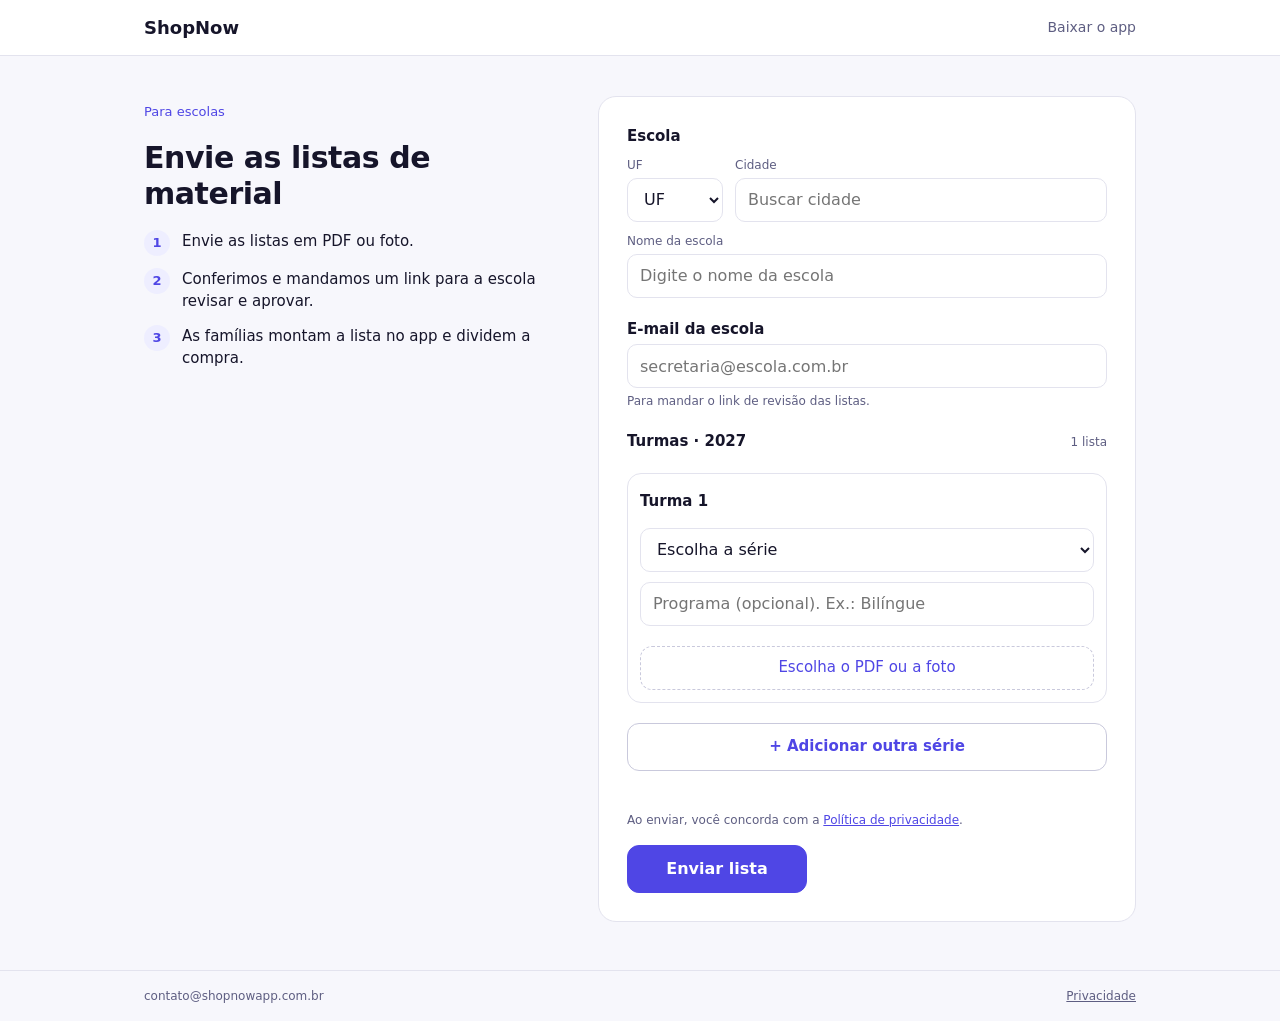
<file: escolas/index.html>
<!DOCTYPE html>
<html lang="pt-BR">
<head>
<meta charset="utf-8">
<meta name="viewport" content="width=device-width, initial-scale=1">
<title>Envie as listas de material da sua escola · ShopNow</title>
<meta name="description" content="Escolas: envie as listas de material escolar em PDF ou foto. Conferimos, a escola revisa e aprova, e as famílias montam a lista no app ShopNow.">
<link rel="icon" type="image/png" href="/icon.png">
<link rel="apple-touch-icon" href="/icon.png">
<link rel="canonical" href="https://shopnowapp.com.br/escolas/">
<meta name="theme-color" content="#4F46E5">
<link rel="stylesheet" href="estilo.css">
</head>
<body>
<header class="topo"><div class="in">
  <a class="marca" href="/">ShopNow</a>
  <a class="app" href="/baixar/">Baixar o app</a>
</div></header>

<main>
  <div id="envio" class="envio">
    <div class="intro">
      <span class="tag">Para escolas</span>
      <h1>Envie as listas de material</h1>
      <ol class="passos">
        <li><span class="n" aria-hidden="true">1</span><span>Envie as listas em PDF ou foto.</span></li>
        <li><span class="n" aria-hidden="true">2</span><span>Conferimos e mandamos um link para a escola revisar e aprovar.</span></li>
        <li><span class="n" aria-hidden="true">3</span><span>As famílias montam a lista no app e dividem a compra.</span></li>
      </ol>
    </div>

    <form id="form" class="cartao" novalidate autocomplete="off">
      <fieldset>
        <legend>Escola</legend>
        <div class="duas">
          <label class="campo">UF
            <select id="uf" name="uf" required aria-describedby="e-uf"></select>
          </label>
          <div class="campo">
            <label for="cidade">Cidade</label>
            <input id="cidade" type="search" enterkeyhint="search" placeholder="Buscar cidade" disabled aria-controls="l-cidade" aria-describedby="e-uf">
          </div>
        </div>
        <ul id="l-cidade" class="sugestoes" hidden></ul>
        <span id="e-uf" class="erro-campo" role="alert" hidden></span>

        <div class="campo">
          <label for="escola">Nome da escola</label>
          <input id="escola" type="text" maxlength="120" placeholder="Digite o nome da escola" disabled aria-controls="l-escola" aria-describedby="e-escola">
        </div>
        <div id="escolhida" class="escolhida" hidden>
          <span class="t"><span id="escolhida-nome"></span><span id="escolhida-sub" class="sub"></span></span>
          <button type="button" id="trocar-escola" class="icone" aria-label="Trocar de escola">
            <svg aria-hidden="true" width="18" height="18" viewBox="0 0 24 24" fill="none" stroke="currentColor" stroke-width="1.8" stroke-linecap="round"><path d="M6 6l12 12M18 6L6 18"/></svg>
          </button>
        </div>
        <ul id="l-escola" class="sugestoes" hidden></ul>
        <span id="e-escola" class="erro-campo" role="alert" hidden></span>
      </fieldset>

      <label class="campo forte">E-mail da escola
        <input id="email" type="email" name="email" inputmode="email" autocomplete="email" placeholder="secretaria@escola.com.br" maxlength="254" aria-describedby="e-email">
        <span class="peq">Para mandar o link de revisão das listas.</span>
        <span id="e-email" class="erro-campo" role="alert" hidden></span>
      </label>

      <div class="turmas-cab">
        <span class="rotulo" id="rot-turmas">Turmas · <span id="ano-letivo"></span></span>
        <span class="peq" id="conta-turmas"></span>
      </div>
      <div id="turmas" style="display:flex;flex-direction:column;gap:14px" aria-labelledby="rot-turmas"></div>
      <button type="button" id="add-turma" class="btn add">+ Adicionar outra série</button>
      <span id="e-turmas" class="erro-campo" role="alert" hidden></span>

      <div id="andamento" class="andamento" hidden></div>

      <!-- Armadilha para robô: pessoa nunca vê nem preenche. -->
      <div class="honey" aria-hidden="true"><label>Não preencha<input id="honey" type="text" name="site_escola" tabindex="-1" autocomplete="off"></label></div>

      <div id="turnstile"></div>
      <div id="aviso" role="alert" hidden></div>

      <div class="rodape-form">
        <span class="peq">Ao enviar, você concorda com a <a href="https://felipeaugustomsilva-stack.github.io/smartshop-privacy/">Política de privacidade</a>.</span>
        <button id="enviar" type="submit" class="btn cheio">Enviar lista</button>
      </div>
    </form>
  </div>

  <div id="fechado" class="fechado" hidden style="max-width:520px">
    <strong>Envio fechado no momento</strong>
    <span class="suave">Para mandar as listas agora, escreva para <a href="mailto:contato@shopnowapp.com.br">contato@shopnowapp.com.br</a>.</span>
  </div>

  <div id="recebido" class="recebido" hidden>
    <div class="ok-icone"><svg aria-hidden="true" width="24" height="24" viewBox="0 0 24 24" fill="none" stroke="currentColor" stroke-width="2" stroke-linecap="round" stroke-linejoin="round"><path d="M5 12l5 5 9-10"/></svg></div>
    <h1 id="recebido-titulo">Recebemos a lista</h1>
    <p class="suave" id="recebido-texto"></p>
    <div id="recebido-lista" class="lista-recebida"></div>
    <button id="mais" type="button" class="btn">Enviar mais turmas</button>
  </div>
</main>

<footer class="rodape"><div class="in">
  <span>contato@shopnowapp.com.br</span>
  <a href="https://felipeaugustomsilva-stack.github.io/smartshop-privacy/">Privacidade</a>
</div></footer>

<script>window.aoCarregarTurnstile = function () { if (window.__iniciarTurnstile) window.__iniciarTurnstile(); };</script>
<script src="https://challenges.cloudflare.com/turnstile/v0/api.js?render=explicit&onload=aoCarregarTurnstile" async defer></script>
<script>
(function () {
  'use strict';

  // ---- endpoints (em localhost, ?api=http://127.0.0.1:PORTA troca por um servidor de teste; em produção nunca) ----
  var LOCAL = /^(localhost|127\.0\.0\.1)$/.test(location.hostname);
  var api = LOCAL ? (new URLSearchParams(location.search).get('api') || '') : '';
  var URL_ENVIO = api ? api + '/fn/receberEnvioEscola' : 'https://southamerica-east1-meu-app-compras.cloudfunctions.net/receberEnvioEscola';
  var URL_FS = api ? api + '/fs/' : 'https://firestore.googleapis.com/v1/projects/meu-app-compras/databases/(default)/documents/';
  // Chave pública do widget "ShopNow escolas" (Cloudflare); em localhost, a chave de teste que sempre passa.
  var SITEKEY = LOCAL ? '1x00000000000000000000AA' : '0x4AAAAAAF5Mz7_2BrAML6xD';

  var MAX_ARQ = 3, MAX_BYTES = 10 * 1024 * 1024, LADO = 1568, MAX_TURMAS = 10;
  var UFS = ['AC','AL','AM','AP','BA','CE','DF','ES','GO','MA','MG','MS','MT','PA','PB','PE','PI','PR','RJ','RN','RO','RR','RS','SC','SE','SP','TO'];
  var SERIES = [['bercario','Berçário'],['maternal_1','Maternal I'],['maternal_2','Maternal II'],['jardim','Jardim'],['jardim_1','Jardim I'],['jardim_2','Jardim II'],['pre','Pré'],['pre_1','Pré I'],['pre_2','Pré II'],
    ['infantil_1','Infantil 1'],['infantil_2','Infantil 2'],['infantil_3','Infantil 3'],['infantil_4','Infantil 4'],['infantil_5','Infantil 5'],
    ['ef_1','1º ano'],['ef_2','2º ano'],['ef_3','3º ano'],['ef_4','4º ano'],['ef_5','5º ano'],['ef_6','6º ano'],['ef_7','7º ano'],['ef_8','8º ano'],['ef_9','9º ano'],
    ['em_1','1ª série (ensino médio)'],['em_2','2ª série (ensino médio)'],['em_3','3ª série (ensino médio)']];
  var REDES = { federal: 'Federal', estadual: 'Estadual', municipal: 'Municipal', privada: 'Privada' };

  function $(id) { return document.getElementById(id); }
  function chave(s) { return String(s || '').normalize('NFD').replace(/[̀-ͯ]/g, '').toLowerCase().replace(/[^a-z0-9]+/g, ' ').trim(); }
  function el(tag, cls, texto) { var e = document.createElement(tag); if (cls) e.className = cls; if (texto != null) e.textContent = texto; return e; }
  function mostrarErro(id, texto) { var e = $(id); e.textContent = texto || ''; e.hidden = !texto; }
  function ano() { var d = new Date(Date.now() - 3 * 3600 * 1000); return d.getUTCFullYear(); }  // ano de Brasília

  // ---- estado ----
  var anoAtual = ano();
  // De outubro em diante as listas são do ano seguinte; antes, do ano em curso.
  var anoPadrao = new Date(Date.now() - 3 * 3600 * 1000).getUTCMonth() >= 9 ? anoAtual + 1 : anoAtual;
  var estado = {
    uf: '', municipio: '', cidadeNome: '', escolaId: '', escolaEscolhida: null, ano: anoPadrao,
    cidades: [], escolas: [], enviando: false, tokenTurnstile: '', widget: null,
    pedido: null,      // { id, token } depois do `iniciar`
    turmas: [], seq: 0, faltaFinalizar: false, emailEnviado: ''
  };

  // ---- selects ----
  var selUf = $('uf');
  selUf.appendChild(new Option('UF', ''));
  UFS.forEach(function (u) { selUf.appendChild(new Option(u, u)); });
  $('ano-letivo').textContent = String(estado.ano);  // um só ano, sem escolha: a lista é sempre do próximo período letivo

  // ---- Firestore (REST, sem login: a regra libera o get da base de escolas) ----
  function valor(v) {
    if (!v) return null;
    if ('stringValue' in v) return v.stringValue;
    if ('integerValue' in v) return Number(v.integerValue);
    if ('arrayValue' in v) return (v.arrayValue.values || []).map(valor);
    if ('mapValue' in v) { var o = {}; var f = v.mapValue.fields || {}; for (var k in f) o[k] = valor(f[k]); return o; }
    return null;
  }
  function lerDoc(caminho) {
    return fetch(URL_FS + caminho, { credentials: 'omit' }).then(function (r) {
      if (r.status === 404) return null;
      if (!r.ok) throw new Error('fs ' + r.status);
      return r.json();
    }).then(function (d) { if (!d) return null; var o = {}; for (var k in d.fields || {}) o[k] = valor(d.fields[k]); return o; });
  }

  // ---- lista de sugestões (cidade e escola) ----
  function sugestoes(lista, itens, aoEscolher, extra) {
    lista.textContent = '';
    itens.forEach(function (it) {
      var li = el('li'); var b = el('button'); b.type = 'button';
      b.appendChild(el('span', null, it.titulo));
      if (it.sub) b.appendChild(el('span', 'sub', it.sub));
      b.addEventListener('click', function () { aoEscolher(it); });
      li.appendChild(b); lista.appendChild(li);
    });
    if (extra) {
      var l2 = el('li'); var b2 = el('button', 'link', extra.texto); b2.type = 'button';
      b2.className = 'link'; b2.addEventListener('click', extra.acao); l2.appendChild(b2); lista.appendChild(l2);
    }
    lista.hidden = !lista.children.length;
  }
  function esconder(lista) { lista.hidden = true; }

  var inCidade = $('cidade'), inEscola = $('escola'), lCidade = $('l-cidade'), lEscola = $('l-escola');

  // Ordem: 1º começa pela frase digitada ("sao pau" → São Paulo), 2º começa pela primeira palavra, 3º contém todas.
  function filtrar(base, q, max) {
    var frase = chave(q);
    var tokens = frase.split(' ').filter(Boolean);
    if (!tokens.length) return [];
    var t0 = [], t1 = [], t2 = [];
    for (var i = 0; i < base.length; i++) {
      var k = base[i].k;
      if (!tokens.every(function (t) { return k.indexOf(t) >= 0; })) continue;
      (k.indexOf(frase) === 0 ? t0 : k.indexOf(tokens[0]) === 0 ? t1 : t2).push(base[i]);
    }
    return t0.concat(t1, t2).slice(0, max);
  }

  // UF → cidades
  selUf.addEventListener('change', function () {
    estado.uf = selUf.value; estado.municipio = ''; estado.cidadeNome = ''; estado.cidades = []; estado.escolas = [];
    inCidade.value = ''; mostrarErro('e-uf', ''); esconder(lCidade);
    limparEscola();
    inCidade.disabled = !estado.uf; inEscola.disabled = !estado.uf;
    if (!estado.uf) return;
    lerDoc('escolas_municipio/uf_' + estado.uf).then(function (d) {
      estado.cidades = ((d && d.municipios) || []).map(function (m) { return { codigo: m.codigo, nome: m.nome, k: chave(m.nome) }; });
    }).catch(function () { estado.cidades = []; });
  });
  function listarCidades() {
    var q = inCidade.value;
    if (estado.municipio && q === estado.cidadeNome) return esconder(lCidade);
    var achadas = filtrar(estado.cidades, q, 8).map(function (c) { return { titulo: c.nome, codigo: c.codigo }; });
    if (!q.trim()) return esconder(lCidade);
    sugestoes(lCidade, achadas, escolherCidade, { texto: 'Não achei minha cidade', acao: function () { estado.municipio = ''; estado.cidadeNome = ''; esconder(lCidade); inEscola.focus(); } });
  }
  function escolherCidade(c) {
    estado.municipio = c.codigo; estado.cidadeNome = c.titulo; inCidade.value = c.titulo; esconder(lCidade);
    estado.escolas = []; limparEscola();
    lerDoc('escolas_municipio/' + c.codigo).then(function (d) {
      estado.escolas = ((d && d.escolas) || []).map(function (e) { return { codigo: e.codigo, nome: e.nome, rede: e.rede, bairro: e.bairro || '', k: chave(e.nome) }; });
      listarEscolas();
    }).catch(function () { estado.escolas = []; });
    inEscola.focus();
  }
  inCidade.addEventListener('input', function () { estado.municipio = ''; estado.cidadeNome = ''; limparEscola(); listarCidades(); });
  inCidade.addEventListener('focus', listarCidades);

  // escola
  function limparEscola() {
    estado.escolaId = ''; estado.escolaEscolhida = null; $('escolhida').hidden = true; inEscola.hidden = false; inEscola.value = ''; esconder(lEscola); mostrarErro('e-escola', '');
  }
  function listarEscolas() {
    var q = inEscola.value;
    if (!q.trim()) return esconder(lEscola);
    var achadas = filtrar(estado.escolas, q, 8).map(function (e) {
      return { titulo: e.nome, sub: (REDES[e.rede] || '') + (e.bairro ? ' · ' + e.bairro : ''), e: e };
    });
    sugestoes(lEscola, achadas, escolherEscola, { texto: 'Não achei a escola (usar o que digitei)', acao: function () { esconder(lEscola); } });
  }
  function escolherEscola(it) {
    estado.escolaId = it.e.codigo; estado.escolaEscolhida = it.e;
    $('escolhida-nome').textContent = it.e.nome; $('escolhida-sub').textContent = it.sub;
    $('escolhida').hidden = false; inEscola.hidden = true; esconder(lEscola); mostrarErro('e-escola', '');
    inEscola.value = it.e.nome;
  }
  inEscola.addEventListener('input', function () { estado.escolaId = ''; estado.escolaEscolhida = null; mostrarErro('e-escola', ''); listarEscolas(); });
  $('trocar-escola').addEventListener('click', function () { limparEscola(); inEscola.focus(); });
  document.addEventListener('click', function (ev) {
    if (!lCidade.contains(ev.target) && ev.target !== inCidade) esconder(lCidade);
    if (!lEscola.contains(ev.target) && ev.target !== inEscola) esconder(lEscola);
  });

  // ---- arquivos de uma turma ----
  function tamanhoTexto(b) { return b >= 1048576 ? (b / 1048576).toFixed(1).replace('.', ',') + ' MB' : Math.max(1, Math.round(b / 1024)) + ' KB'; }
  function icoX() { return '<svg aria-hidden="true" width="18" height="18" viewBox="0 0 24 24" fill="none" stroke="currentColor" stroke-width="1.8" stroke-linecap="round"><path d="M6 6l12 12M18 6L6 18"/></svg>'; }
  function redesenharArquivos(t) {
    var u = t.ui;
    u.lista.textContent = '';
    t.arquivos.forEach(function (a, i) {
      var li = el('li', a.erro ? 'erro' : '');
      var tt = el('span', 't'); tt.appendChild(el('span', 'nome', a.nome));
      tt.appendChild(a.erro ? el('span', 'erro-t', a.erro) : el('span', 'peq', (a.tipo === 'pdf' ? 'PDF' : 'Foto') + ' · ' + tamanhoTexto(a.blob.size)));
      var x = el('button', 'icone'); x.type = 'button'; x.setAttribute('aria-label', 'Tirar ' + a.nome); x.innerHTML = icoX();
      x.addEventListener('click', function () { t.arquivos.splice(i, 1); redesenharArquivos(t); });
      li.appendChild(tt); li.appendChild(x); u.lista.appendChild(li);
    });
    u.mais.hidden = t.arquivos.length >= MAX_ARQ;
    u.mais.firstChild.textContent = t.arquivos.length ? '+ PDF ou foto' : 'Escolha o PDF ou a foto';
  }
  function reduzirFoto(file) {
    // Foto do celular passa por aqui: lado maior 1568 px, JPEG 85% (o tamanho em que a leitura foi medida).
    return new Promise(function (ok, falha) {
      var url = URL.createObjectURL(file); var img = new Image();
      img.onload = function () {
        var w = img.naturalWidth, h = img.naturalHeight, f = Math.min(1, LADO / Math.max(w, h));
        var c = document.createElement('canvas'); c.width = Math.max(1, Math.round(w * f)); c.height = Math.max(1, Math.round(h * f));
        c.getContext('2d').drawImage(img, 0, 0, c.width, c.height);
        URL.revokeObjectURL(url);
        c.toBlob(function (b) { b ? ok(b) : falha(new Error('toBlob')); }, 'image/jpeg', 0.85);
      };
      img.onerror = function () { URL.revokeObjectURL(url); falha(new Error('decode')); };
      img.src = url;
    });
  }
  function nomeJpg(nome) { return nome.replace(/\.[^.]*$/, '') + '.jpg'; }
  function adicionarArquivos(t, files) {
    mostrarErroTurma(t, '');
    var lista = Array.prototype.slice.call(files);
    var livre = MAX_ARQ - t.arquivos.length;
    if (lista.length > livre) mostrarErroTurma(t, 'Até ' + MAX_ARQ + ' arquivos por turma.');
    lista.slice(0, Math.max(0, livre)).forEach(function (f) {
      var ehPdf = f.type === 'application/pdf' || /\.pdf$/i.test(f.name);
      var ehImg = /^image\//.test(f.type);
      if (!ehPdf && !ehImg) { t.arquivos.push({ nome: f.name, erro: 'Só PDF ou foto.', blob: { size: 0 } }); redesenharArquivos(t); return; }
      if (ehPdf) {
        if (f.size > MAX_BYTES) { t.arquivos.push({ nome: f.name, erro: 'Maior que 10 MB.', blob: { size: 0 } }); redesenharArquivos(t); return; }
        t.arquivos.push({ nome: f.name, tipo: 'pdf', blob: f }); redesenharArquivos(t); return;
      }
      var lugar = { nome: f.name, tipo: 'foto', blob: f, lendo: true };
      t.arquivos.push(lugar); redesenharArquivos(t);
      reduzirFoto(f).then(function (b) {
        // Foto pequena que já era JPEG/PNG/WebP e ficou maior: manda a original.
        var original = /^image\/(jpeg|png|webp)$/.test(f.type);
        if (original && b.size >= f.size && f.size <= MAX_BYTES) { lugar.blob = f; }
        else { lugar.blob = b; lugar.nome = nomeJpg(f.name); }
      }).catch(function () {
        if (/^image\/(jpeg|png|webp)$/.test(f.type) && f.size <= MAX_BYTES) return;
        lugar.erro = 'Não foi possível ler esta foto. Use JPG ou PDF.'; lugar.blob = { size: 0 };
      }).then(function () {
        lugar.lendo = false;
        if (!lugar.erro && lugar.blob.size > MAX_BYTES) { lugar.erro = 'Maior que 10 MB.'; lugar.blob = { size: 0 }; }
        redesenharArquivos(t);
      });
    });
  }

  // ---- turmas (um bloco por série) ----
  var boxTurmas = $('turmas'), btnAdd = $('add-turma');
  function programaDe(t) { return t.ui.prog.value.replace(/\s+/g, ' ').trim(); }
  // Programa opcional ("Bilíngue", "Integral"): 2 a 40 caracteres, sem link (o servidor confere de novo).
  function programaOk(p) { return !p || (p.length >= 2 && p.length <= 40 && !/https?|www|:\/\/|@/i.test(p)); }
  function rotuloTurma(t) {
    var serie = t.ui.sel.value, p = programaDe(t), suf = p ? ' · ' + p : '';
    if (serie === 'outra') return (t.ui.txt.value.replace(/\s+/g, ' ').trim() || 'Outra série') + suf;
    if (serie) { for (var i = 0; i < SERIES.length; i++) if (SERIES[i][0] === serie) return SERIES[i][1] + suf; }
    return 'Turma ' + (estado.turmas.indexOf(t) + 1);
  }
  // A mesma série pode aparecer duas vezes se o programa for outro (1º ano regular e 1º ano bilíngue).
  function chaveSerie(t) { var s = t.ui.sel.value; return (s === 'outra' ? 'outra:' + chave(t.ui.txt.value) : s) + '|' + chave(t.ui.prog.value); }
  function mostrarErroTurma(t, texto) { t.ui.erro.textContent = texto || ''; t.ui.erro.hidden = !texto; t.ui.bloco.classList.toggle('erro', !!texto); }

  function novaTurma() {
    if (estado.turmas.length >= MAX_TURMAS) return null;
    var t = { id: ++estado.seq, arquivos: [], estado: 'pendente', envioId: '', pct: 0, ui: {} };
    var u = t.ui;
    u.bloco = el('section', 'turma');
    var cab = el('div', 'turma-cab'); u.titulo = el('span', null, 'Turma');
    u.remover = el('button', 'icone'); u.remover.type = 'button'; u.remover.innerHTML = icoX();
    u.remover.addEventListener('click', function () { removerTurma(t); });
    cab.appendChild(u.titulo); cab.appendChild(u.remover);
    u.sel = document.createElement('select');
    u.sel.appendChild(new Option('Escolha a série', ''));
    SERIES.forEach(function (s) { u.sel.appendChild(new Option(s[1], s[0])); });
    u.sel.appendChild(new Option('Outra (informar)', 'outra'));
    u.txt = document.createElement('input'); u.txt.type = 'text'; u.txt.maxLength = 40; u.txt.placeholder = 'Qual série? Ex.: Maternal III'; u.txt.hidden = true;
    u.prog = document.createElement('input'); u.prog.type = 'text'; u.prog.maxLength = 40; u.prog.placeholder = 'Programa (opcional). Ex.: Bilíngue'; u.prog.setAttribute('aria-label', 'Programa (opcional)'); u.prog.autocomplete = 'off';
    u.lista = el('ul', 'arquivos');
    u.mais = el('label', 'mais-arquivo'); u.mais.appendChild(el('span', null, 'Escolha o PDF ou a foto'));
    u.input = document.createElement('input'); u.input.type = 'file'; u.input.accept = 'application/pdf,image/*'; u.input.multiple = true; u.mais.appendChild(u.input);
    u.erro = el('span', 'erro-turma'); u.erro.hidden = true; u.erro.setAttribute('role', 'alert');
    u.bloco.appendChild(cab); u.bloco.appendChild(u.sel); u.bloco.appendChild(u.txt); u.bloco.appendChild(u.prog); u.bloco.appendChild(u.lista); u.bloco.appendChild(u.mais); u.bloco.appendChild(u.erro);

    u.sel.addEventListener('change', function () {
      mostrarErroTurma(t, ''); u.txt.hidden = u.sel.value !== 'outra'; if (u.sel.value === 'outra') u.txt.focus();
      atualizarSeries(); atualizarCabecalhos();
    });
    u.txt.addEventListener('input', function () { mostrarErroTurma(t, ''); atualizarCabecalhos(); });
    u.prog.addEventListener('input', function () { mostrarErroTurma(t, ''); atualizarSeries(); atualizarCabecalhos(); });
    u.input.addEventListener('change', function () { adicionarArquivos(t, u.input.files); u.input.value = ''; });
    ['dragenter', 'dragover'].forEach(function (n) { u.mais.addEventListener(n, function (e) { e.preventDefault(); u.mais.classList.add('sobre'); }); });
    ['dragleave', 'drop'].forEach(function (n) { u.mais.addEventListener(n, function (e) { e.preventDefault(); u.mais.classList.remove('sobre'); }); });
    u.mais.addEventListener('drop', function (e) { if (e.dataTransfer && e.dataTransfer.files) adicionarArquivos(t, e.dataTransfer.files); });

    estado.turmas.push(t); boxTurmas.appendChild(u.bloco);
    redesenharArquivos(t); atualizarSeries(); atualizarCabecalhos();
    return t;
  }
  function removerTurma(t) {
    if (estado.turmas.length <= 1 || t.estado === 'enviada') return;
    estado.turmas.splice(estado.turmas.indexOf(t), 1);
    boxTurmas.removeChild(t.ui.bloco);
    atualizarSeries(); atualizarCabecalhos();
  }
  // Uma série só pode estar em uma turma do pedido com o mesmo programa ("Outra" pode repetir, com textos diferentes).
  function atualizarSeries() {
    estado.turmas.forEach(function (t) {
      var pk = chave(t.ui.prog.value);
      Array.prototype.forEach.call(t.ui.sel.options, function (o) {
        o.disabled = !!(o.value && o.value !== 'outra' && estado.turmas.some(function (x) { return x !== t && x.ui.sel.value === o.value && chave(x.ui.prog.value) === pk; }));
      });
    });
  }
  function pendentes() { return estado.turmas.filter(function (t) { return t.estado !== 'enviada'; }); }
  function comErro() { return estado.turmas.filter(function (t) { return t.estado === 'erro'; }); }
  function atualizarCabecalhos() {
    estado.turmas.forEach(function (t, i) {
      t.ui.titulo.textContent = 'Turma ' + (i + 1);
      t.ui.remover.hidden = estado.turmas.length <= 1 || t.estado === 'enviada' || estado.enviando;
    });
    var n = estado.turmas.length;
    $('conta-turmas').textContent = n + (n === 1 ? ' lista' : ' listas');
    btnAdd.disabled = n >= MAX_TURMAS || estado.enviando;
    atualizarBotao();
  }
  function atualizarBotao() {
    var btn = $('enviar');
    if (estado.enviando) return;
    var erros = comErro();
    var n = pendentes().length;
    if (estado.faltaFinalizar && !n) btn.textContent = 'Terminar o envio';
    else if (erros.length === 1) btn.textContent = 'Corrigir o ' + rotuloTurma(erros[0]);
    else if (erros.length > 1) btn.textContent = 'Corrigir ' + erros.length + ' listas';
    else btn.textContent = n <= 1 ? 'Enviar lista' : 'Enviar ' + n + ' listas';
  }
  btnAdd.addEventListener('click', function () { var t = novaTurma(); if (t) t.ui.sel.focus(); });

  // Depois de enviada, a turma vira uma linha fechada ("✓ Jardim I enviada").
  function fecharTurma(t) {
    t.estado = 'enviada';
    var u = t.ui; u.bloco.textContent = ''; u.bloco.className = 'turma-ok';
    var b = el('span', 'bola ok', '✓'); var tt = el('span', 't', rotuloTurma(t)); var es = el('span', 'peq', 'enviada');
    u.bloco.appendChild(b); u.bloco.appendChild(tt); u.bloco.appendChild(es);
  }

  // ---- travar escola e e-mail depois que o pedido começou ----
  function travarCabecalho(travar) {
    selUf.disabled = travar; inCidade.disabled = travar || !estado.uf; inEscola.disabled = travar || !estado.uf; $('email').disabled = travar;
    $('trocar-escola').hidden = travar;
  }

  // ---- Turnstile (modo gerenciado: só aparece se a Cloudflare desconfiar; uma vez por pedido) ----
  function iniciarTurnstile() {
    if (estado.widget !== null || !window.turnstile || typeof turnstile.render !== 'function') return;
    estado.widget = turnstile.render('#turnstile', {
      sitekey: SITEKEY, appearance: 'interaction-only', language: 'pt-br',
      callback: function (t) { estado.tokenTurnstile = t; },
      'expired-callback': function () { estado.tokenTurnstile = ''; },
      'error-callback': function () { estado.tokenTurnstile = ''; }
    });
  }
  window.__iniciarTurnstile = iniciarTurnstile;  // o script da Cloudflare chama aoCarregarTurnstile quando termina de carregar
  iniciarTurnstile();
  function renovarTurnstile() {
    estado.tokenTurnstile = '';
    if (estado.widget === null) iniciarTurnstile();
    else if (window.turnstile) turnstile.reset(estado.widget);
  }
  function esperarToken(ms) {
    return new Promise(function (ok) {
      var t0 = Date.now();
      (function olhar() { if (estado.tokenTurnstile || Date.now() - t0 > ms) ok(estado.tokenTurnstile); else setTimeout(olhar, 150); })();
    });
  }

  // ---- avisos ----
  var aviso = $('aviso');
  function avisar(tipo, texto, botao) {
    aviso.textContent = ''; aviso.className = 'aviso ' + tipo; aviso.hidden = false;
    aviso.appendChild(el('span', null, texto));
    if (botao) {
      var b = el('button', null, botao.texto); b.type = 'button';
      b.addEventListener('click', function () { aviso.hidden = true; botao.acao(); });
      aviso.appendChild(b);
    }
  }
  function avisarCota() {
    avisar('atencao', 'Muitos envios hoje. Tente amanhã ou escreva para ');
    var a = el('a', null, 'contato@shopnowapp.com.br'); a.href = 'mailto:contato@shopnowapp.com.br'; aviso.firstChild.appendChild(a); aviso.firstChild.appendChild(document.createTextNode('.'));
  }

  // ---- validação ----
  function validar() {
    var ok = true;
    mostrarErro('e-uf', ''); mostrarErro('e-escola', ''); mostrarErro('e-email', ''); mostrarErro('e-turmas', '');
    var primeiro = null;
    function erro(id, texto, alvo) { mostrarErro(id, texto); ok = false; if (!primeiro) primeiro = alvo; }
    if (!estado.uf) erro('e-uf', 'Escolha o estado.', selUf);
    var nome = (estado.escolaEscolhida ? estado.escolaEscolhida.nome : inEscola.value).replace(/\s+/g, ' ').trim();
    if (nome.length < 3) erro('e-escola', 'Digite o nome da escola.', inEscola);
    var email = $('email').value.trim();
    var mail = /^[^\s@]+@[^\s@]+\.[^\s@]+$/.test(email);
    $('email').setAttribute('aria-invalid', String(!mail));
    if (!mail) erro('e-email', 'Confira o e-mail.', $('email'));
    var vistas = {};
    estado.turmas.forEach(function (t) {
      if (t.estado === 'enviada') { vistas[chaveSerie(t)] = true; return; }
      mostrarErroTurma(t, '');
      var u = t.ui, msg = '', alvo = null;
      if (!u.sel.value) { msg = 'Escolha a série.'; alvo = u.sel; }
      else if (u.sel.value === 'outra' && u.txt.value.replace(/\s+/g, ' ').trim().length < 2) { msg = 'Digite a série.'; alvo = u.txt; }
      else if (!programaOk(programaDe(t))) { msg = 'Confira o programa.'; alvo = u.prog; }
      else if (vistas[chaveSerie(t)]) { msg = 'Esta série já está neste envio.'; alvo = u.sel; }
      else if (t.arquivos.some(function (a) { return a.lendo; })) { msg = 'Aguarde a foto terminar de carregar.'; alvo = u.input; }
      else if (!t.arquivos.length || !t.arquivos.some(function (a) { return !a.erro; })) { msg = 'Envie a lista em PDF ou foto.'; alvo = u.input; }
      else if (t.arquivos.some(function (a) { return a.erro; })) { msg = 'Tire o arquivo com erro e tente de novo.'; alvo = u.input; }
      if (u.sel.value && !msg) vistas[chaveSerie(t)] = true;
      if (msg) { mostrarErroTurma(t, msg); ok = false; if (!primeiro) primeiro = alvo; }
    });
    if (primeiro && primeiro.focus) primeiro.focus();
    return ok ? { nome: nome, email: email } : null;
  }

  // ---- rede ----
  function postar(fd, aoProgresso) {
    return new Promise(function (resolve, reject) {
      var xhr = new XMLHttpRequest();
      xhr.open('POST', URL_ENVIO); xhr.timeout = 120000;
      if (aoProgresso) xhr.upload.onprogress = function (e) { if (e.lengthComputable) aoProgresso(Math.min(99, Math.round(100 * e.loaded / e.total))); };
      xhr.onerror = xhr.ontimeout = function () { reject(new Error('rede')); };
      xhr.onload = function () {
        var r = {}; try { r = JSON.parse(xhr.responseText); } catch (e) { r = {}; }
        resolve({ status: xhr.status, json: r });
      };
      xhr.send(fd);
    });
  }

  // ---- andamento (uma linha por turma) ----
  function desenharAndamento(ativa, erros) {
    var box = $('andamento'); box.textContent = '';
    estado.turmas.forEach(function (t) {
      var ativaAgora = t === ativa;
      var linha = el('div', 'linha-and' + (ativaAgora ? ' ativa' : ''));
      var bola = el('span', 'bola' + (t.estado === 'enviada' ? ' ok' : ativaAgora ? ' gira' : ''), t.estado === 'enviada' ? '✓' : '');
      linha.appendChild(bola); linha.appendChild(el('span', 't', rotuloTurma(t)));
      linha.appendChild(el('span', 'estado', t.estado === 'enviada' ? 'enviada' : ativaAgora ? t.pct + '%' : 'aguardando'));
      box.appendChild(linha);
    });
  }

  // ---- envio do pedido ----
  var btn = $('enviar');
  function emAndamento(sim) {
    estado.enviando = sim;
    btn.disabled = sim;
    $('turmas').hidden = sim; btnAdd.hidden = sim; $('andamento').hidden = !sim;
    if (!sim) atualizarCabecalhos();
  }
  function fimComFalha() { emAndamento(false); estado.turmas.forEach(function (t) { if (t.estado === 'erro') { t.ui.bloco.classList.add('erro'); } }); atualizarBotao(); }

  function iniciarPedido(v) {
    var fd = new FormData();
    fd.append('acao', 'iniciar');
    fd.append('escola_nome', v.nome);
    if (estado.escolaId) fd.append('escola_id', estado.escolaId);
    if (estado.municipio) fd.append('municipio', estado.municipio);
    fd.append('uf', estado.uf);
    fd.append('ano_letivo', String(estado.ano));
    fd.append('email', v.email);
    fd.append('site_escola', $('honey').value);
    fd.append('cf-turnstile-response', estado.tokenTurnstile);
    return postar(fd).then(function (r) {
      var j = r.json;
      if (r.status === 200 && j.ok && j.pedido_id && j.pedido_token) {
        estado.pedido = { id: j.pedido_id, token: j.pedido_token }; estado.emailEnviado = v.email; travarCabecalho(true); return true;
      }
      renovarTurnstile();  // o token só vale uma vez
      if (r.status === 503) { $('envio').hidden = true; $('fechado').hidden = false; return false; }
      if (r.status === 429) { avisarCota(); return false; }
      if (r.status === 403) { avisar('erro', 'Não conseguimos confirmar que é uma pessoa. Tente de novo.', { texto: 'Tentar de novo', acao: function () { renovarTurnstile(); enviar(); } }); return false; }
      if (r.status === 400 && j.erro === 'campos') {
        var mapa = { escola: ['e-escola', 'Confira o nome da escola (sem links).'], ano: ['e-turmas', 'Confira o ano letivo.'], email: ['e-email', 'Confira o e-mail.'], municipio: ['e-uf', 'Confira o estado e a cidade.'] };
        var m = mapa[j.campo] || ['e-escola', 'Confira os dados.']; mostrarErro(m[0], m[1]); return false;
      }
      avisar('erro', 'Não foi possível enviar. Nada se perdeu: tente de novo.'); return false;
    }, function () { renovarTurnstile(); avisar('erro', 'Não foi possível enviar. Nada se perdeu: tente de novo.'); return false; });
  }

  // Devolve { ok } ou { fatal } (pedido perdido: recomeça do zero).
  function enviarTurma(t) {
    var u = t.ui;
    var fd = new FormData();
    fd.append('acao', 'turma');
    fd.append('pedido_id', estado.pedido.id); fd.append('pedido_token', estado.pedido.token);
    fd.append('serie_id', u.sel.value);
    if (u.sel.value === 'outra') fd.append('serie_texto', u.txt.value.replace(/\s+/g, ' ').trim());
    if (programaDe(t)) fd.append('programa', programaDe(t));
    t.arquivos.filter(function (a) { return !a.erro; }).forEach(function (a) { fd.append('arquivos', a.blob, a.nome); });
    t.pct = 0; desenharAndamento(t);
    return postar(fd, function (p) { t.pct = p; desenharAndamento(t); }).then(function (r) {
      var j = r.json;
      if (r.status === 200 && j.ok) { t.envioId = j.envio_id || ''; fecharTurma(t); return { ok: true }; }
      t.estado = 'erro';
      if (r.status === 404 || (r.status === 403 && j.erro === 'pedido') || j.erro === 'pedido') return { fatal: true };
      if (r.status === 413) { t.arquivos = []; redesenharArquivos(t); t.msg = 'Algum arquivo tem mais de 10 MB. Envie de novo.'; }
      else if (r.status === 400 && j.erro === 'formato') { t.arquivos = []; redesenharArquivos(t); t.msg = 'Só PDF ou foto (JPG, PNG ou WebP). Envie de novo.'; }
      else if (r.status === 400 && j.erro === 'campos') t.msg = j.campo === 'programa' ? 'Confira o programa desta turma.' : 'Confira a série desta turma.';
      else if (r.status === 400 && j.erro === 'limite_turmas') t.msg = 'Já são 10 turmas neste envio.';
      else t.msg = 'Não foi possível enviar esta lista. Tente de novo.';
      mostrarErroTurma(t, t.msg);
      return { ok: false };
    }, function () { t.estado = 'erro'; t.msg = 'Não foi possível enviar esta lista. Tente de novo.'; mostrarErroTurma(t, t.msg); return { ok: false }; });
  }

  function finalizar() {
    var fd = new FormData();
    fd.append('acao', 'finalizar'); fd.append('pedido_id', estado.pedido.id); fd.append('pedido_token', estado.pedido.token);
    return postar(fd).then(function (r) {
      if (r.status === 200 && r.json.ok) return true;
      if (r.status === 404 || r.json.erro === 'pedido') { recomecar('O envio expirou. Envie de novo.'); return null; }
      return false;
    }, function () { return false; });
  }

  // O pedido se perdeu no servidor: recomeça sem lembrar das turmas já "enviadas".
  function recomecar(msg) {
    estado.pedido = null; estado.faltaFinalizar = false; travarCabecalho(false);
    var ant = estado.turmas.slice(); estado.turmas = []; boxTurmas.textContent = '';
    ant.forEach(function (t) {
      var n = novaTurma(); if (!n) return;
      n.ui.sel.value = t.ui.sel ? t.ui.sel.value : ''; n.ui.txt.value = t.ui.txt ? t.ui.txt.value : ''; n.ui.prog.value = t.ui.prog ? t.ui.prog.value : ''; n.ui.txt.hidden = n.ui.sel.value !== 'outra';
      n.arquivos = t.arquivos.slice(); redesenharArquivos(n);
    });
    atualizarSeries(); emAndamento(false); atualizarCabecalhos(); avisar('erro', msg);
  }

  function enviar() {
    if (estado.enviando) return;
    aviso.hidden = true;
    var faltam = pendentes();
    // Só falta fechar o pedido (as turmas já foram): não precisa validar de novo.
    if (estado.pedido && !faltam.length) return terminar();
    var v = validar(); if (!v) return;
    emAndamento(true); desenharAndamento(null); btn.textContent = 'Enviando…';
    var passo;
    if (estado.pedido) passo = Promise.resolve(true);
    else if (estado.tokenTurnstile) passo = iniciarPedido(v);
    else {
      // O token pode ainda estar a caminho (primeira carga ou logo depois de um reinício do widget): espera até 8 s.
      btn.textContent = 'Verificando…';
      passo = esperarToken(8000).then(function (tk) {
        if (!tk) { avisar('erro', 'Não conseguimos confirmar que é uma pessoa. Tente de novo.', { texto: 'Tentar de novo', acao: function () { renovarTurnstile(); enviar(); } }); return false; }
        return iniciarPedido(v);
      });
    }
    passo.then(function (ok) {
      if (!ok) { emAndamento(false); return; }
      var lista = pendentes(); var total = lista.length; var feitas = 0;
      lista.forEach(function (t) { t.estado = 'pendente'; });
      function rotulo() { btn.textContent = 'Enviando… ' + Math.min(total, feitas + 1) + ' de ' + total; }
      rotulo();
      // Cada turma sobe sozinha; as que derem erro não derrubam as outras.
      return (function laco(i) {
        if (i >= lista.length) return Promise.resolve({ fatal: false });
        feitas = i; rotulo();
        return enviarTurma(lista[i]).then(function (r) { if (r.fatal) return { fatal: true }; return laco(i + 1); });
      })(0).then(function (r) {
        if (r.fatal) { recomecar('O envio expirou. Envie de novo.'); return; }
        var erros = comErro();
        if (erros.length) {
          emAndamento(false);
          avisar('erro', erros.length === 1 ? 'Uma lista não foi enviada. ' + (estado.turmas.length > 1 ? 'As outras já chegaram.' : '') : erros.length + ' listas não foram enviadas. As outras já chegaram.');
          return;
        }
        return terminar();
      });
    });
  }
  function terminar() {
    emAndamento(true); desenharAndamento(null); btn.textContent = 'Finalizando…';
    return finalizar().then(function (ok) {
      if (ok === null) return;
      if (ok) { estado.faltaFinalizar = false; concluido(); return; }
      estado.faltaFinalizar = true; emAndamento(false); $('turmas').hidden = false; $('andamento').hidden = true; atualizarBotao();
      avisar('erro', 'As listas chegaram, mas não conseguimos fechar o envio.', { texto: 'Tentar de novo', acao: terminar });
    });
  }
  $('form').addEventListener('submit', function (e) { e.preventDefault(); enviar(); });
  $('email').addEventListener('input', function () { mostrarErro('e-email', ''); $('email').removeAttribute('aria-invalid'); });
  selUf.addEventListener('change', function () { mostrarErro('e-uf', ''); });

  function concluido() {
    var n = estado.turmas.length;
    $('recebido-titulo').textContent = n === 1 ? 'Recebemos a lista' : 'Recebemos as ' + n + ' listas';
    $('recebido-texto').textContent = 'Vamos conferir. Depois mandamos para ' + estado.emailEnviado + ' um link para você revisar e aprovar ' + (n === 1 ? 'a lista.' : 'cada lista.');
    var box = $('recebido-lista'); box.textContent = '';
    estado.turmas.forEach(function (t) { box.appendChild(el('span', null, rotuloTurma(t))); });
    $('envio').hidden = true; $('recebido').hidden = false; emAndamento(false);
    window.scrollTo(0, 0);
  }
  // "Enviar mais turmas": um pedido novo; escola e e-mail continuam preenchidos.
  $('mais').addEventListener('click', function () {
    estado.pedido = null; estado.faltaFinalizar = false; travarCabecalho(false);
    estado.turmas = []; boxTurmas.textContent = ''; novaTurma(); atualizarCabecalhos(); renovarTurnstile(); aviso.hidden = true;
    $('recebido').hidden = true; $('envio').hidden = false; window.scrollTo(0, 0);
    estado.turmas[0].ui.sel.focus();
  });

  novaTurma();
})();
</script>
</body>
</html>
</file>
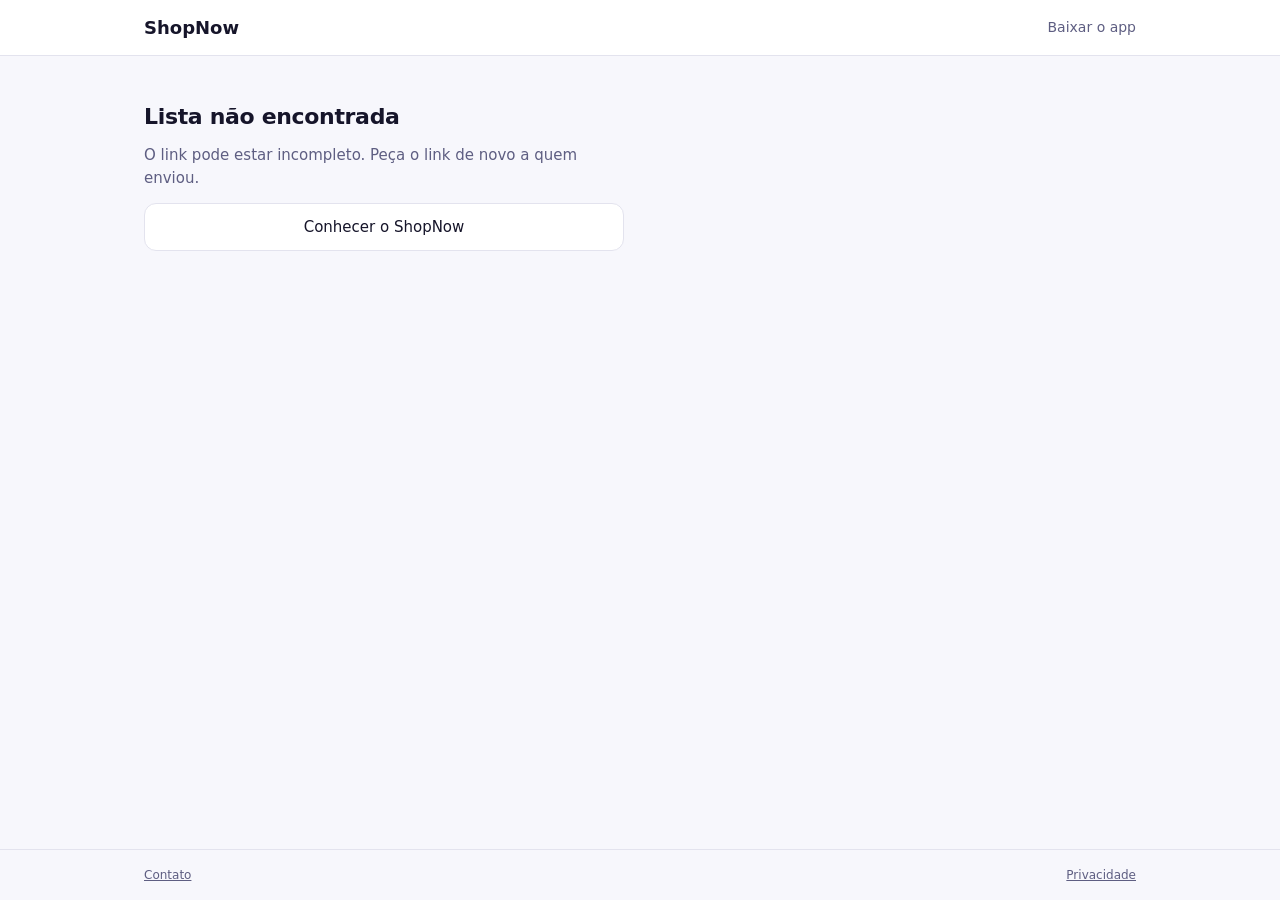
<file: lista/index.html>
<!DOCTYPE html>
<html lang="pt-BR">
<head>
<meta charset="utf-8">
<meta name="viewport" content="width=device-width, initial-scale=1">
<title>Lista de material escolar · ShopNow</title>
<meta name="description" content="Lista de material escolar compartilhada por outra família. Adicione a lista à sua casa no app ShopNow.">
<meta name="robots" content="noindex, nofollow">
<link rel="icon" type="image/png" href="/icon.png">
<link rel="apple-touch-icon" href="/icon.png">
<meta name="theme-color" content="#4F46E5">
<link rel="stylesheet" href="/escolas/estilo.css">
<style>
.grupo li { grid-template-columns: 44px minmax(0, 1fr) auto; }
.grupo .p { font-size: 13px; color: var(--text-2); text-align: right; white-space: nowrap; }
.grupo .p:empty { display: none; }
.cod { display: flex; align-items: center; justify-content: space-between; gap: 12px; background: var(--surface); border: 1px solid var(--border); border-radius: 12px; padding: 10px 14px; }
.cod b { font-size: 20px; letter-spacing: .18em; font-weight: 600; }
.aviso-copia { background: #23252C; color: #F5F6F8; border-radius: 12px; padding: 10px 14px; font-size: 13px; }
@media (max-width: 640px) { .grupo li { grid-template-columns: 32px minmax(0, 1fr); } .grupo .p { grid-column: 2; margin-top: -6px; text-align: left; } }
</style>
</head>
<body>
<header class="topo"><div class="in">
  <a class="marca" href="/">ShopNow</a>
  <a class="app" href="/baixar/">Baixar o app</a>
</div></header>

<main>
  <p id="carregando" class="carregando" role="status">Carregando a lista…</p>

  <div id="lista" class="lista" hidden>
    <aside class="lateral">
      <span id="ano" class="peq"></span>
      <h1 id="escola"></h1>
      <span id="local" class="suave"></span>
      <div class="acoes">
        <a id="montar" class="btn cheio" href="/baixar/">Adicionar no app</a>
        <div id="lojas" class="lojas" hidden>
          <a id="loja-ios" class="btn" href="#">App Store</a>
          <a id="loja-android" class="btn" href="#">Google Play</a>
        </div>
        <div class="cod"><span class="suave">Código <b id="codigo"></b></span><button id="copiar-codigo" type="button" class="btn curto">Copiar</button></div>
        <button id="copiar" type="button" class="btn curto">Copiar link</button>
        <div id="aviso-copia" class="aviso-copia" role="status" hidden></div>
      </div>
      <span id="versao" class="peq" style="margin-top:8px"></span>
    </aside>
    <div class="itens-col">
      <span id="total" class="peq" style="font-size:13px"></span>
      <div id="grupos" style="display:flex;flex-direction:column;gap:18px"></div>
    </div>
  </div>

  <div id="nao" class="nao-achada" hidden>
    <h1>Lista não encontrada</h1>
    <p class="suave">O link pode estar incompleto. Peça o link de novo a quem enviou.</p>
    <a class="btn" href="/baixar/">Conhecer o ShopNow</a>
  </div>

  <div id="vencido" class="nao-achada" hidden>
    <h1>Este link não vale mais</h1>
    <p class="suave">Peça um link novo a quem enviou a lista.</p>
    <a class="btn" href="/baixar/">Conhecer o ShopNow</a>
  </div>

  <div id="erro" class="nao-achada" hidden>
    <h1>Não foi possível abrir a lista</h1>
    <p class="suave">Verifique a conexão e tente de novo.</p>
    <button id="de-novo" type="button" class="btn">Tentar de novo</button>
  </div>
</main>

<footer class="rodape"><div class="in">
  <a href="mailto:contato@shopnowapp.com.br">Contato</a>
  <a href="https://felipeaugustomsilva-stack.github.io/smartshop-privacy/">Privacidade</a>
</div></footer>

<script>
(function () {
  'use strict';

  // Em localhost, ?api=http://127.0.0.1:PORTA troca o servidor por um de teste; em produção nunca.
  var LOCAL = /^(localhost|127\.0\.0\.1)$/.test(location.hostname);
  var params = new URLSearchParams(location.search);
  var api = LOCAL ? (params.get('api') || '') : '';
  var URL_API = api ? api + '/fn/obterListaCompartilhadaWeb' : 'https://southamerica-east1-meu-app-compras.cloudfunctions.net/obterListaCompartilhadaWeb';
  // O token tem 128 bits em base64url (22 caracteres), o mesmo formato da função.
  var TOKEN = params.get('t') || '';
  var TOKEN_OK = /^[A-Za-z0-9_-]{22}$/.test(TOKEN);
  var LINK = 'https://shopnowapp.com.br/lista/?t=' + encodeURIComponent(TOKEN);

  var IOS = 'https://apps.apple.com/app/apple-store/id6802871488?pt=129324162&ct=lista&mt=8';
  // O referrer leva só o token: o app o lê na primeira abertura (Install Referrer) e abre a revisão da lista.
  var ANDROID = 'https://play.google.com/store/apps/details?id=com.felipeamsilva.meuappcompras&referrer=' + encodeURIComponent('t=' + TOKEN);
  var NOMES = { mercadolivre: 'Mercado Livre', amazon: 'Amazon', shopee: 'Shopee', magalu: 'Magalu', kalunga: 'Kalunga', carrefour: 'Carrefour', shopper: 'Shopper', paodeacucar: 'Pão de Açúcar', atacadao: 'Atacadão', spani: 'Spani', sonda: 'Sonda' };

  function $(id) { return document.getElementById(id); }
  function el(tag, cls, texto) { var e = document.createElement(tag); if (cls) e.className = cls; if (texto != null) e.textContent = texto; return e; }
  function mostrar(qual) {
    ['carregando', 'lista', 'nao', 'vencido', 'erro'].forEach(function (n) { $(n).hidden = n !== qual; });
  }
  function diaMes(iso) { var m = /^\d{4}-(\d{2})-(\d{2})$/.exec(iso || ''); return m ? m[2] + '/' + m[1] : ''; }
  function reais(c) { return 'R$ ' + (c / 100).toFixed(2).replace('.', ','); }

  var codigo = '';

  function aviso(texto) {
    var a = $('aviso-copia'); a.textContent = texto; a.hidden = false;
    clearTimeout(aviso.t); aviso.t = setTimeout(function () { a.hidden = true; }, 4000);
  }
  function copiar(texto, mensagem) {
    if (navigator.clipboard && navigator.clipboard.writeText) {
      navigator.clipboard.writeText(texto).then(function () { aviso(mensagem); }, function () { window.prompt('Copie:', texto); });
    } else { window.prompt('Copie:', texto); }
  }

  function plataforma() {
    var ua = navigator.userAgent || '';
    var ios = /iPhone|iPad|iPod/.test(ua) || (/Macintosh/.test(ua) && navigator.maxTouchPoints > 1);
    var android = !ios && /Android/.test(ua);
    var btn = $('montar');
    if (ios) { btn.href = IOS; btn.addEventListener('click', function () { copiar(LINK, 'Link copiado. Cole no app depois de instalar.'); }); }
    else if (android) { btn.href = ANDROID; }
    else { btn.href = '/baixar/'; $('lojas').hidden = false; $('loja-ios').href = IOS; $('loja-android').href = ANDROID; }
  }

  function desenhar(l) {
    document.title = l.escola_nome + ' · lista de material ' + l.ano_letivo + ' · ShopNow';
    $('ano').textContent = 'Lista de material · ' + l.ano_letivo;
    $('escola').textContent = l.escola_nome;
    $('local').textContent = l.serie_nome;
    codigo = l.codigo || '';
    $('codigo').textContent = codigo;
    $('copiar-codigo').parentNode.hidden = !codigo;
    var data = diaMes(l.atualizado_em);
    $('versao').textContent = data ? 'Atualizada em ' + data : '';
    $('total').textContent = l.itens.length + (l.itens.length === 1 ? ' item' : ' itens');

    var ordem = [], grupos = {};
    l.itens.forEach(function (i) {
      var m = i.materia || '';
      if (!(m in grupos)) { grupos[m] = []; ordem.push(m); }
      grupos[m].push(i);
    });
    ordem.sort(function (a, b) { return a === '' ? -1 : b === '' ? 1 : 0; });
    var raiz = $('grupos'); raiz.textContent = '';
    var comTitulo = ordem.length > 1 || ordem[0] !== '';
    ordem.forEach(function (m) {
      var sec = el('section', 'grupo');
      if (comTitulo) sec.appendChild(el('h2', null, m || 'Geral'));
      var ul = el('ul');
      grupos[m].forEach(function (i) {
        var li = el('li');
        li.appendChild(el('span', 'q', String(i.quantidade)));
        li.appendChild(el('span', null, i.nome + (i.unidade && i.unidade !== 'unidade' && i.unidade !== 'livro' ? ' (' + i.unidade + ')' : '')));
        var p = '';
        if (i.preco) p = reais(i.preco.valor_centavos) + ' · ' + (NOMES[i.preco.loja] || i.preco.loja) + ' · ' + diaMes(i.preco.consultado_em);
        var e = [i.especificacao, i.marca ? 'Marca: ' + i.marca : ''].filter(Boolean).join(' · ');
        li.appendChild(el('span', 'p', p));
        if (e) { var ee = el('span', 'e', e); ee.style.gridColumn = '2 / -1'; li.appendChild(ee); }
        ul.appendChild(li);
      });
      sec.appendChild(ul); raiz.appendChild(sec);
    });
    plataforma();
    mostrar('lista');
  }

  function carregar() {
    if (!TOKEN_OK) return mostrar('nao');
    mostrar('carregando');
    fetch(URL_API + '?t=' + encodeURIComponent(TOKEN), { credentials: 'omit', cache: 'no-store' })
      .then(function (r) {
        if (r.status === 410) return 'vencido';
        if (r.status === 404 || r.status === 400) return null;
        if (!r.ok) throw new Error('http ' + r.status);
        return r.json();
      })
      .then(function (l) {
        if (l === 'vencido') return mostrar('vencido');
        if (!l || !Array.isArray(l.itens)) return mostrar('nao');
        desenhar(l);
      })
      .catch(function () { mostrar('erro'); });
  }

  $('de-novo').addEventListener('click', carregar);
  $('copiar').addEventListener('click', function () { copiar(LINK, 'Link copiado'); });
  $('copiar-codigo').addEventListener('click', function () { if (codigo) copiar(codigo, 'Código copiado'); });

  carregar();
})();
</script>
</body>
</html>
</file>
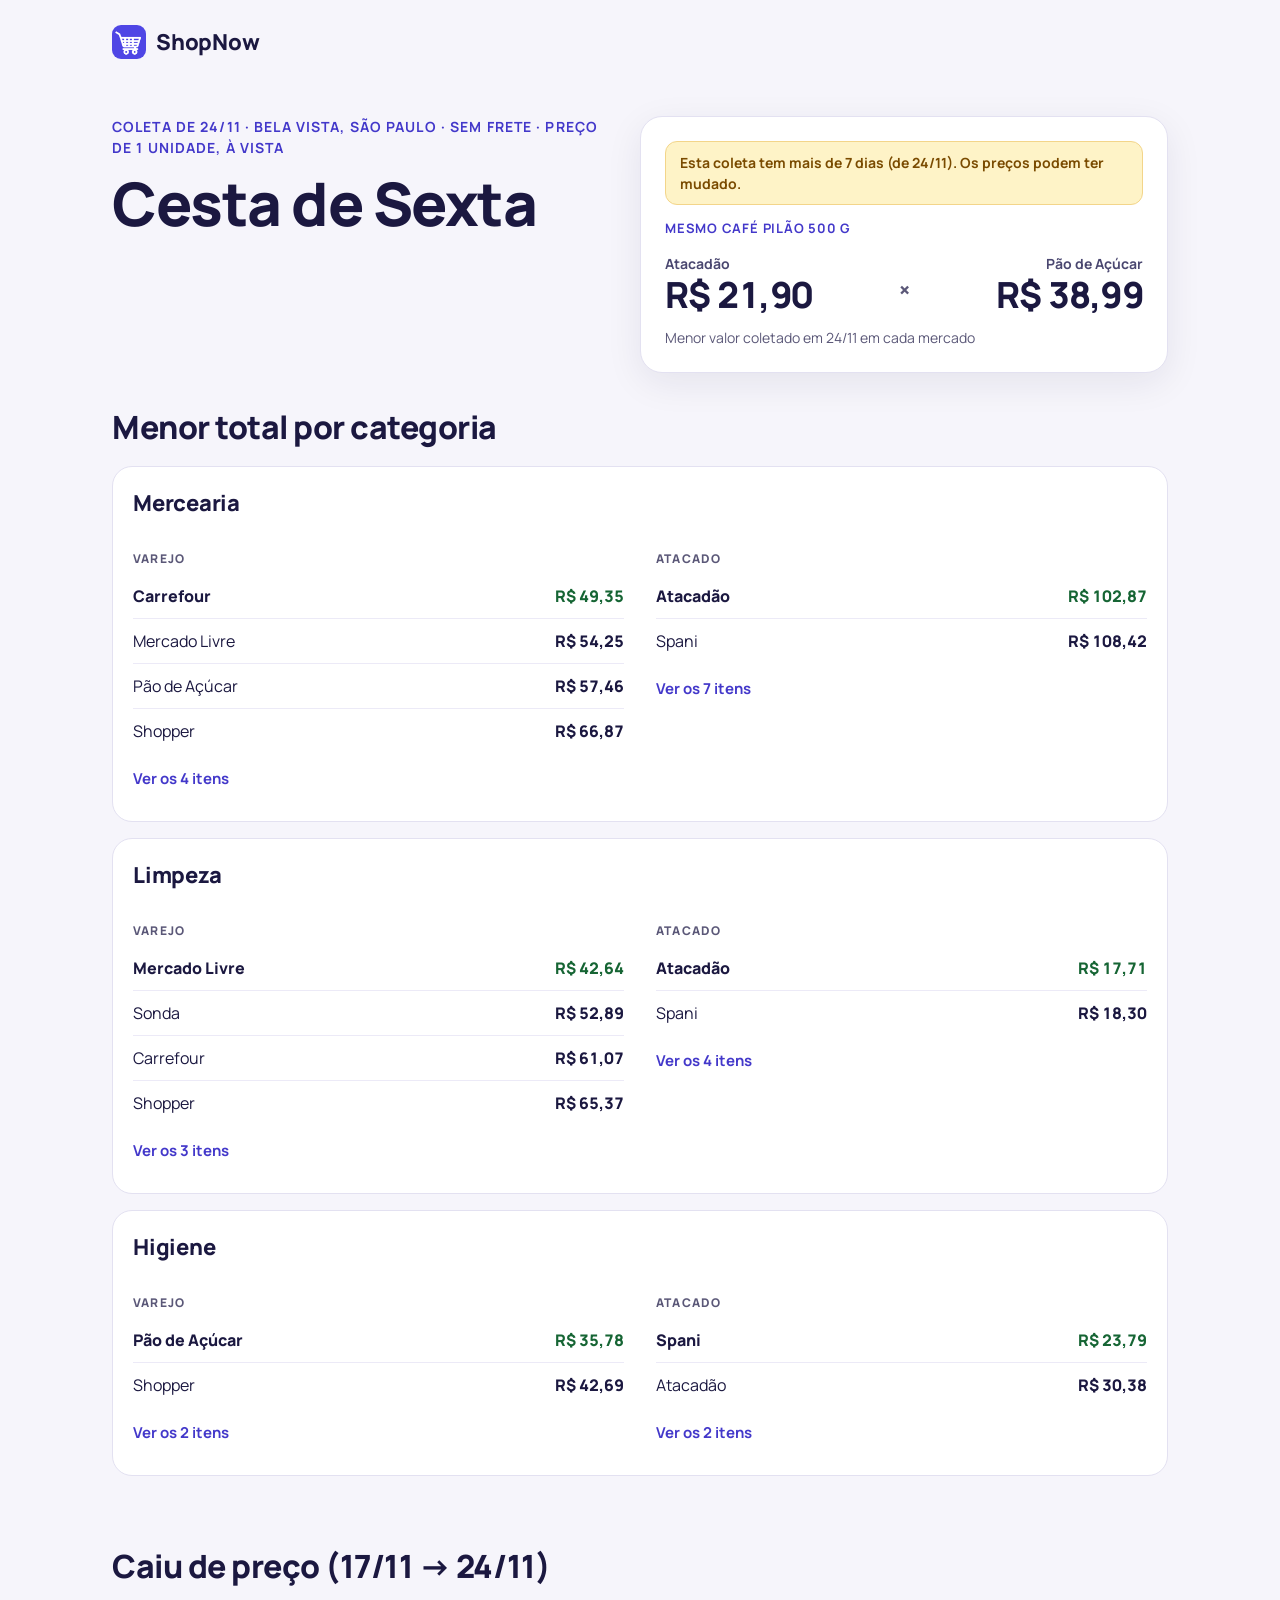
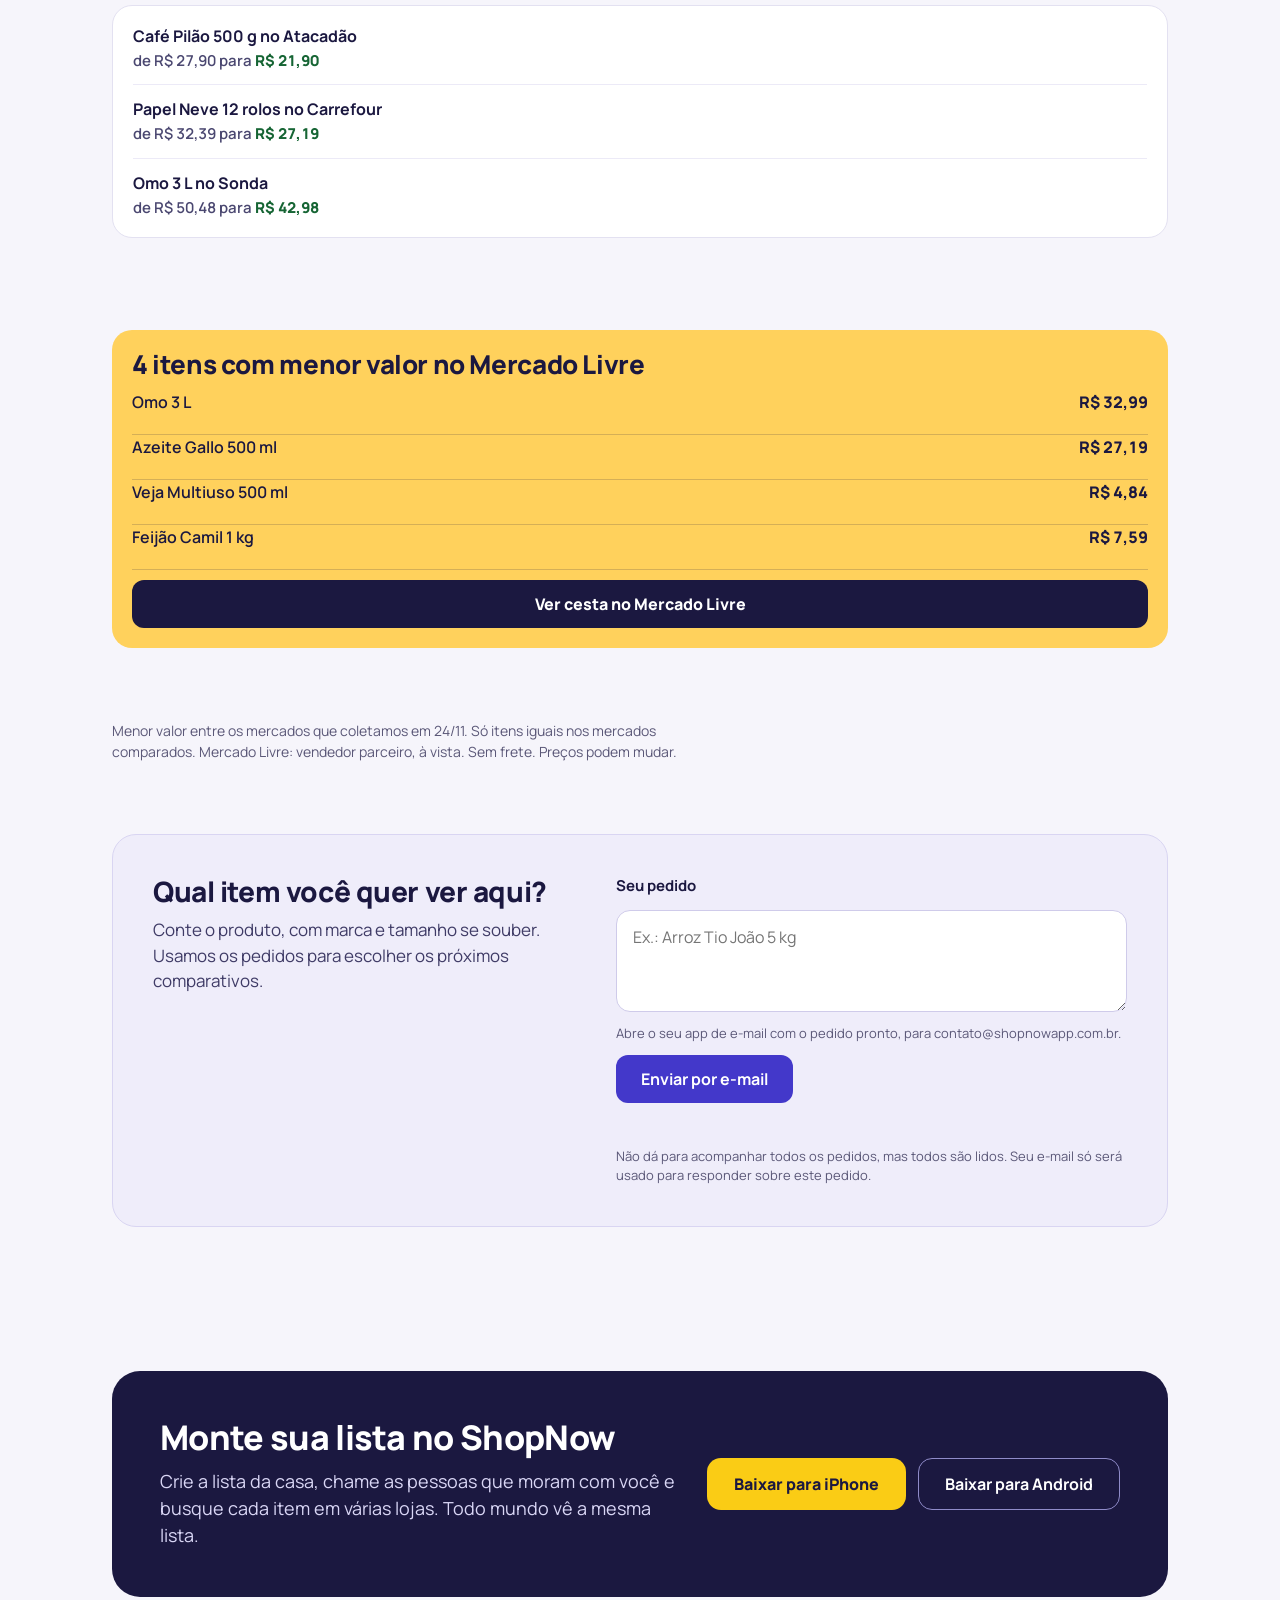
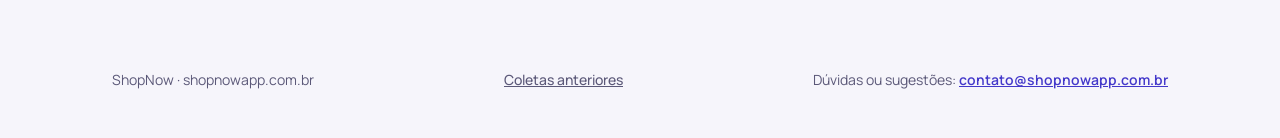
<file: menor-preco/index.html>
<!doctype html>
<html lang="pt-BR">
<head>
<meta charset="utf-8">
<meta name="viewport" content="width=device-width, initial-scale=1">
<title>Cesta de Sexta · ShopNow</title>
<meta name="description" content="Menor valor coletado em 17/11 por categoria, em atacado e varejo, com os mesmos itens em cada mercado.">
<meta property="og:title" content="Cesta de Sexta · ShopNow">
<meta property="og:description" content="Menor valor coletado em 17/11 por categoria, em atacado e varejo, com os mesmos itens em cada mercado.">
<link rel="icon" href="[data-uri]">
<link rel="preconnect" href="https://fonts.googleapis.com">
<link rel="preconnect" href="https://fonts.gstatic.com" crossorigin>
<link href="https://fonts.googleapis.com/css2?family=Manrope:wght@400;500;600;700;800&display=swap" rel="stylesheet">
<style>
:root{--bg:#F6F5FB;--tx:#1B1840;--tx2:#4A4770;--tx3:#5B5878;--ac:#4338CA;--bd:#E3E1F1;--bd2:#CFCBEA;--soft:#EFEDFA;--track:#ECEAF7;--bar2:#9C97D6;--am:#FEF3C7;--amt:#7A4B00;--amb:#F3D58A;--yl:#FACC15;
 /* nomes usados pelas seções antigas */
 --ind:var(--ac);--dark:var(--tx);--light:var(--bg);--line:var(--bd);--muted:var(--tx3);--yel:#FFD15C;--green:#16A34A;--coral:#FF6B5B;--card:#fff}
*{box-sizing:border-box}
html{scroll-behavior:smooth}
body{margin:0;font-family:'Manrope',system-ui,sans-serif;background:var(--bg);color:var(--tx);line-height:1.5}
h1,h2,h3,p,ul{margin:0}
ul{padding:0;list-style:none}
a{color:inherit}
:focus-visible{outline:3px solid var(--ac);outline-offset:2px}
.w{max-width:1120px;margin:0 auto;padding:0 32px}
.sr{position:absolute;width:1px;height:1px;overflow:hidden;clip:rect(0 0 0 0);white-space:nowrap}
.sec{padding-bottom:72px;display:flex;flex-direction:column;gap:20px}
.sec>div>h2,.sec>h2,.h2{font-size:32px;font-weight:800;letter-spacing:-.015em;line-height:1.15}
.sub{color:var(--tx2);font-size:17px}
.num{font-variant-numeric:tabular-nums}
/* botões e links */
.btn{display:inline-flex;align-items:center;justify-content:center;gap:10px;min-height:52px;padding:0 26px;border-radius:14px;font-weight:700;font-size:16px;text-decoration:none;font-family:inherit;border:1.5px solid transparent;cursor:pointer}
.btn-p{background:var(--ac);color:#fff}
.btn-o{background:#fff;border-color:var(--bd2);color:var(--tx)}
.btn-s{min-height:44px;padding:0 20px;border-radius:12px;font-size:15px}
.lk{display:inline-flex;align-items:center;min-height:44px;color:var(--ac);font-weight:700;text-decoration:underline}
a:hover{opacity:.88}
/* topo */
.topbar{display:flex;align-items:center;justify-content:space-between;gap:16px;padding-top:20px;padding-bottom:20px}
.logo{min-height:44px;display:inline-flex;align-items:center;gap:10px;text-decoration:none;font-weight:800;font-size:22px;letter-spacing:-.01em}
.logo img{width:34px;height:34px;border-radius:9px}
.botoes{display:flex;flex-wrap:wrap;gap:12px;scroll-margin-top:16px}
/* pedido */
.pedido{background:var(--soft);border:1px solid #D9D5F2;border-radius:24px;padding:40px;display:flex;flex-wrap:wrap;gap:32px;align-items:flex-start}
.pedido>div{flex:1 1 340px;min-width:0;display:flex;flex-direction:column;gap:10px}
.pedido h2{font-size:28px;font-weight:800;letter-spacing:-.015em;line-height:1.15}
.pedido p{color:#3F3B66;font-size:17px}
.pedido form{flex:1 1 420px;min-width:0;display:flex;flex-direction:column;gap:12px}
.pedido label{font-weight:700;font-size:15px}
.pedido textarea{width:100%;padding:14px 16px;border-radius:14px;border:1.5px solid var(--bd2);background:#fff;font:inherit;font-size:16px;color:var(--tx);resize:vertical}
.pedido .nota{font-size:13px;color:var(--tx3)}
.pedido .acao{display:flex;justify-content:space-between;align-items:center;gap:12px;flex-wrap:wrap}
.pedido .acao .btn{min-height:48px;padding:0 24px;border-radius:12px}
#pedido-msg{font-size:14px;font-weight:700;color:#B42318;min-height:1.4em}
/* como coleta */
.coleta{background:#fff;border-top:1px solid var(--bd);border-bottom:1px solid var(--bd);margin-bottom:0}
.coleta .w{padding-top:64px;padding-bottom:64px;display:flex;flex-direction:column;gap:28px}
.pts{display:grid;grid-template-columns:repeat(auto-fit,minmax(min(100%,230px),1fr));gap:24px}
.pts h3{font-size:18px;font-weight:800;margin-bottom:8px}
.pts p{color:var(--tx2);font-size:16px}
/* chamada final */
.final{background:var(--tx);color:#fff;border-radius:28px;padding:48px;display:flex;flex-wrap:wrap;gap:32px;align-items:center;justify-content:space-between}
.final>div:first-child{flex:1 1 420px;min-width:0;display:flex;flex-direction:column;gap:12px}
.final h2{font-size:34px;font-weight:800;letter-spacing:-.02em;line-height:1.1}
.final p{font-size:18px;color:#D9D6F5;max-width:32em}
.final .botoes{gap:12px}
.final .btn-y{background:var(--yl);color:var(--tx);font-weight:800}
.final .btn-l{border-color:#8F8BC9;color:#fff}
footer.w{display:flex;justify-content:space-between;gap:16px;flex-wrap:wrap;font-size:14px;color:var(--tx3);padding-bottom:48px}
footer a{color:var(--ac);font-weight:600}
/* presentes e coletas anteriores (conteúdo antigo, mesma lógica) */
.pres{background:#fff;border:1.5px solid var(--ac);border-radius:20px;padding:24px 20px}
.pres h2{font-size:22px;font-weight:800;margin-bottom:4px}
.pres .psub{font-size:14px;color:var(--tx3);margin-bottom:14px}
.pcard{border:1px solid var(--bd);border-radius:16px;padding:14px 14px 10px;background:var(--bg)}
.pcard+.pcard{margin-top:12px}
.pcard h3{font-size:18px;font-weight:800;line-height:1.2}
.pcard .pmod{font-size:13px;color:var(--tx3);margin-top:2px}
.pcard .pnota{font-size:13px;color:var(--tx3);margin-top:6px}
.plj{display:grid;grid-template-columns:1fr auto;gap:2px 12px;align-items:center;background:#fff;border:1px solid var(--bd);border-radius:12px;padding:10px 12px;margin-top:10px}
.plj.min{border:2px solid var(--green);background:#ECFDF3}
.plj .pl{font-weight:800;font-size:15px}
.plj .pv{grid-column:1;font-size:12px;color:var(--tx3);font-weight:400}
.plj .pp{grid-column:2;grid-row:1/3;text-align:right;font-weight:700;font-size:18px;white-space:nowrap}
.plj .pp small{display:block;font-size:12px;font-weight:700;color:var(--tx3)}
.plj.min .pp{font-weight:800;color:#166534}
.plj .pb{grid-column:1/-1;display:flex;align-items:center;justify-content:center;min-height:44px;text-align:center;text-decoration:none;font-weight:800;font-size:15px;border-radius:10px;background:var(--ac);color:#fff;margin-top:8px}
.pres .pfoot,.pres .pafil{font-size:12px;color:var(--tx3);margin-top:12px}
.ant{display:flex;flex-direction:column;gap:20px}
.ant .dataant{display:inline-block;align-self:flex-start;padding:6px 14px;border-radius:999px;background:var(--yl);color:var(--tx);font-weight:800;font-size:14px}
.ant .hero2{background:var(--tx);border-radius:18px;padding:18px 20px;display:flex;flex-direction:column;gap:4px;color:#fff}
.ant .hero2 b{font-size:clamp(28px,8vw,40px);font-weight:800;color:var(--yel);line-height:1}
.ant .hero2 small{font-size:14px}
.ant .cat{font-size:12px;font-weight:800;letter-spacing:1.5px;color:var(--tx3);margin:18px 0 8px}
.ant .item{background:#fff;border:1px solid var(--bd);border-radius:16px;padding:14px 16px;display:grid;grid-template-columns:1fr auto;gap:6px 12px;align-items:center}
.ant .item+.item{margin-top:10px}
.ant .nm{font-weight:700;font-size:16px}
.ant .where{font-size:14px;color:var(--tx3)}
.ant .where strong{color:#166534;font-weight:800}
.ant .pr{font-weight:800;font-size:20px;text-align:right;white-space:nowrap}
.ant .save{font-size:12px;font-weight:700;color:var(--tx3);text-align:right}
.ant .prs{grid-column:1/-1;display:flex;flex-wrap:wrap;gap:6px;margin-top:4px}
.ant .prs span{font-size:13px;font-weight:700;background:var(--bg);border-radius:8px;padding:4px 8px;color:var(--tx3)}
.ant .prs span.min{background:#ECFDF3;color:#166534}
.ant .dt{font-size:12px;color:var(--tx3)}
.ant .filt{display:flex;gap:8px;overflow-x:auto;padding:2px 0 10px;scrollbar-width:none}
.ant .filt::-webkit-scrollbar{display:none}
.ant .filt button{flex:none;min-height:44px;font:inherit;font-size:14px;font-weight:800;border:1.5px solid var(--bd);background:#fff;color:var(--tx);border-radius:999px;padding:8px 16px;cursor:pointer}
.ant .filt button.on{background:var(--ac);border-color:var(--ac);color:#fff}
.ant .fnote{font-size:13px;color:var(--tx3);margin-bottom:6px}
.ant h3.h3a{font-size:22px;font-weight:800}
.mlbox{background:var(--yel);border-radius:20px;padding:20px;display:flex;flex-direction:column;gap:10px}
.mlbox ul{padding-left:18px;font-weight:700;list-style:disc}
.mlbox a{display:flex;align-items:center;justify-content:center;min-height:48px;text-align:center;text-decoration:none;font-weight:800;padding:12px;border-radius:12px;background:var(--tx);color:#fff}
#ml-baratos .mlbox>h2{font-size:26px;font-weight:800;letter-spacing:-.015em;line-height:1.15}
.mlsub{font-size:15px}
.mlbox .mllista{list-style:none;padding:0;display:flex;flex-direction:column}
.mllista li{display:flex;justify-content:space-between;align-items:flex-start;gap:12px;padding:10px 0;border-bottom:1px solid rgba(27,24,64,.18);font-weight:600}
.mllista b{font-weight:800;white-space:nowrap;font-variant-numeric:tabular-nums}
@media (max-width:640px){#ml-baratos .mlbox>h2{font-size:22px}}
.ant .rod{font-size:13px;color:var(--tx3)}
@media (max-width:640px){
 .w{padding:0 16px}
 .topbar{padding-top:14px;padding-bottom:14px}
 .logo{font-size:20px}
 .botoes .btn{flex:1 1 100%}
 .sec{padding-bottom:28px}
 .sec>div>h2,.sec>h2,.h2{font-size:24px}
 .sub{font-size:15px}
 .pedido{padding:20px;border-radius:20px;gap:16px}
 .pedido h2{font-size:22px}
 .pedido p{font-size:15px}
 .pedido .acao{flex-direction:column;align-items:stretch}
 .pedido .acao .btn{min-height:52px;border-radius:14px}
 .coleta .w{padding-top:28px;padding-bottom:28px;gap:16px}
 .pts{gap:16px}
 .pts h3{font-size:16px;margin-bottom:2px}
 .pts p{font-size:15px}
 .final{padding:24px;border-radius:22px;gap:14px}
 .final h2{font-size:26px}
 .final p{font-size:16px}
 .final .botoes .btn{flex:1 1 100%}
 .final-w{padding-top:28px;padding-bottom:28px}
}
.final-w{padding-top:72px;padding-bottom:72px}

/* Cesta de Sexta */
.topo{padding-top:32px;padding-bottom:36px;display:flex;flex-wrap:wrap;gap:40px;align-items:flex-start}
.topo-tx{flex:1 1 380px;min-width:0;display:flex;flex-direction:column;gap:14px}
.eyebrow{font-size:14px;font-weight:700;letter-spacing:.08em;text-transform:uppercase;color:var(--ac)}
h1{font-size:clamp(38px,5.4vw,60px);line-height:1.04;font-weight:800;letter-spacing:-.025em}
.apoio{font-size:19px;color:var(--tx2);max-width:30em}
.cs-hero{flex:1 1 420px;min-width:0;background:#fff;border:1px solid var(--bd);border-radius:22px;padding:24px;box-shadow:0 10px 36px rgba(27,24,64,.08);display:flex;flex-direction:column;gap:10px}
.cs-rot{font-size:13px;font-weight:700;letter-spacing:.06em;text-transform:uppercase;color:var(--ac)}
.cs-nome{font-size:28px;font-weight:800;letter-spacing:-.01em;line-height:1.15}
.cs-tot{font-size:clamp(42px,10vw,60px);font-weight:800;letter-spacing:-.025em;line-height:1.05;font-variant-numeric:tabular-nums}
.cs-frase{font-size:16px;color:var(--tx2)}
.cs-quando{font-size:14px;color:var(--tx3)}
.cs-hero .btn{align-self:flex-start;margin-top:6px}
.cs-aviso{background:var(--am);color:var(--amt);border:1px solid var(--amb);border-radius:12px;padding:12px 14px;font-size:15px;font-weight:600}
.cs-erro{font-size:13px;color:#B42318;background:#FEF3F2;border-radius:8px;padding:8px 10px;margin-top:6px}
.cs-abas{display:flex;gap:8px;max-width:520px}
.cs-aba{flex:1;min-height:48px;font:inherit;font-size:15px;font-weight:800;letter-spacing:.06em;border:1.5px solid var(--bd2);background:#fff;color:var(--tx);border-radius:12px;padding:0 16px;cursor:pointer}
.cs-aba[aria-selected=true]{background:var(--ac);border-color:var(--ac);color:#fff}
.sec[hidden],.cs-abas[hidden]{display:none}
.cs-sub{font-size:15px;color:var(--tx3)}
.cs-lista{display:grid;grid-template-columns:repeat(auto-fit,minmax(min(100%,340px),1fr));gap:16px;align-items:start}
.cs-m{background:#fff;border:1px solid var(--bd);border-radius:20px;padding:18px;display:flex;flex-direction:column;gap:12px;min-width:0}
.cs-m.top{border:2px solid var(--ac)}
.cs-mh{display:flex;align-items:center;gap:12px}
.cs-pos{flex:none;width:32px;height:32px;border-radius:50%;background:var(--soft);color:var(--ac);font-weight:800;display:flex;align-items:center;justify-content:center;font-size:15px}
.cs-m.top .cs-pos{background:var(--ac);color:#fff}
.cs-mn{flex:1;min-width:0}
.cs-mn h3{font-size:19px;font-weight:800;line-height:1.2}
.cs-mn small{display:block;font-size:13px;color:var(--tx3)}
.cs-mv{font-size:22px;font-weight:800;font-variant-numeric:tabular-nums;white-space:nowrap}
.cs-trilho{height:10px;border-radius:5px;background:var(--track)}
.cs-fill{height:10px;border-radius:5px;background:var(--bar2)}
.cs-m.top .cs-fill{background:var(--ac)}
.cs-tag{display:inline-block;padding:2px 10px;border-radius:999px;background:var(--soft);color:var(--tx2);font-size:12px;font-weight:700;border:1px solid var(--bd2)}
.cs-nota{font-size:14px;color:var(--tx3)}
.cs-ac{display:flex;flex-direction:column;gap:6px}
.cs-ac .btn{width:100%}
.cs-onde small{font-weight:500;font-size:13px;opacity:.9}
.cs-det summary{min-height:44px;display:flex;align-items:center;font-weight:700;color:var(--ac);cursor:pointer;list-style:none}
.cs-det summary::-webkit-details-marker{display:none}
.cs-det summary::after{content:"";width:8px;height:8px;border-right:2px solid var(--ac);border-bottom:2px solid var(--ac);transform:rotate(45deg);margin:-4px 0 0 10px}
.cs-det[open] summary::after{transform:rotate(-135deg);margin-top:4px}
.cs-itens{border-top:1px solid var(--track)}
.cs-itens li{display:flex;justify-content:space-between;align-items:flex-start;gap:12px;padding:10px 0;border-bottom:1px solid var(--track);font-size:15px}
.cs-itens .in{min-width:0}
.cs-itens .ip{text-align:right;font-weight:700;font-variant-numeric:tabular-nums;white-space:nowrap}
.cs-itens .ip small{display:block;font-size:12px;font-weight:500;color:var(--tx3);white-space:normal}
.cs-itens .indisp{color:var(--tx3);font-style:italic;font-weight:600}
.pi-cat{border:1px solid var(--track);border-radius:16px;background:var(--card, #fff);margin-top:12px;padding:0 16px}
.pi-cat summary{min-height:56px;display:flex;align-items:center;justify-content:space-between;gap:12px;cursor:pointer;list-style:none;padding:8px 0}
.pi-cat summary::-webkit-details-marker{display:none}
.pi-cat summary::after{content:"";flex:none;width:8px;height:8px;border-right:2px solid var(--ac);border-bottom:2px solid var(--ac);transform:rotate(45deg);margin:-4px 0 0 4px}
.pi-cat[open] summary::after{transform:rotate(-135deg);margin-top:4px}
.pi-ct{min-width:0;flex:1}
.pi-ct b{display:block;font-size:17px;font-weight:800}
.pi-ct small{display:block;font-size:13px;color:var(--tx3)}
.pi-lista{border-top:1px solid var(--track)}
.pi-lista li{padding:12px 0;border-bottom:1px solid var(--track)}
.pi-lista li:last-child{border-bottom:0}
.pi-l1{display:flex;justify-content:space-between;align-items:flex-start;gap:12px;font-size:15px}
.pi-l1 .pv{text-align:right;font-weight:700;font-variant-numeric:tabular-nums;white-space:nowrap}
.pi-l2{display:block;margin-top:2px;font-size:13px;color:var(--tx3)}
.pi-l2 em{font-style:normal;color:var(--ac);font-weight:700}
.cs-inc-t{font-size:18px;font-weight:800;margin-top:8px}
@media (max-width:640px){
 .topo{padding-top:12px;padding-bottom:20px;gap:20px}
 .topo-tx{flex-basis:100%;gap:10px}
 .eyebrow{font-size:12px}
 h1{font-size:34px}
 .apoio{font-size:16px}
 .cs-hero{flex-basis:100%;padding:20px;border-radius:20px}
 .cs-nome{font-size:24px}
 .cs-hero .btn{align-self:stretch}
 .cs-abas{max-width:none}
}
/* semana atual */
.sm-dest{display:flex;flex-direction:column;gap:14px}
.sm-par{display:grid;grid-template-columns:1fr auto 1fr;align-items:end;gap:12px}
.sm-par .x{font-size:22px;font-weight:800;color:var(--tx3);padding-bottom:6px}
.sm-par div{display:flex;flex-direction:column;gap:2px;min-width:0}
.sm-par small{font-size:14px;font-weight:700;color:var(--tx2)}
.sm-par b{font-size:clamp(26px,8vw,36px);font-weight:800;letter-spacing:-.02em;line-height:1.05;font-variant-numeric:tabular-nums}
.sm-par div:last-child{text-align:right}
.sm-cats{display:flex;flex-direction:column;gap:16px}
.sm-cat{background:#fff;border:1px solid var(--bd);border-radius:20px;padding:20px;display:flex;flex-direction:column;gap:14px}
.sm-cat h3{font-size:22px;font-weight:800;letter-spacing:-.01em}
.sm-cols{display:grid;grid-template-columns:1fr;gap:16px}
.sm-col h4{font-size:12px;font-weight:800;letter-spacing:.1em;text-transform:uppercase;color:var(--tx3);margin-bottom:6px}
.sm-rk{list-style:none;padding:0;margin:0}
.sm-cat details ul{margin:0}
.sm-rk li{display:flex;justify-content:space-between;align-items:center;gap:12px;padding:10px 0;border-bottom:1px solid var(--track);font-size:16px;font-variant-numeric:tabular-nums}
.sm-rk li:last-child{border-bottom:0}
.sm-rk li b{font-weight:800;white-space:nowrap}
.sm-rk li.top span{font-weight:800}
.sm-rk li.top b{color:#166534}
.sm-nada{font-size:15px;color:var(--tx3);padding:10px 0}
.sm-cat details summary{min-height:44px;display:flex;align-items:center;font-weight:700;font-size:15px;color:var(--ac);cursor:pointer}
.sm-cat details ul{list-style:disc;padding-left:20px;color:var(--tx2);font-size:15px}
.sm-rodape{font-size:14px;color:var(--tx3);max-width:44em}
.sm-aviso{background:var(--am);color:var(--amt);border:1px solid var(--amb);border-radius:12px;padding:10px 14px;font-size:14px;font-weight:700}
#mercado-livre .mlbox>h2{font-size:26px;font-weight:800;letter-spacing:-.015em;line-height:1.15}
#mercado-livre{scroll-margin-top:16px}
.sm-col details{margin-top:4px}
.mlbox .mllista a.sm-mli{display:flex;justify-content:space-between;align-items:flex-start;gap:12px;background:none;color:inherit;min-height:44px;padding:0;border-radius:0;font-weight:inherit;text-decoration:none;width:100%;text-align:left}
.mllista li:has(a.sm-mli){padding:0}
.mllista a.sm-mli{padding:10px 0}
.sm-caiu{list-style:none;padding:0;margin:0;display:flex;flex-direction:column;background:#fff;border:1px solid var(--bd);border-radius:20px;padding:6px 20px}
.sm-caiu li{display:flex;flex-direction:column;gap:2px;padding:12px 0;border-bottom:1px solid var(--track);font-size:16px;font-weight:700}
.sm-caiu li:last-child{border-bottom:0}
.sm-caiu small{font-size:15px;font-weight:600;color:var(--tx2);font-variant-numeric:tabular-nums}
.sm-caiu small b{color:#166534;font-weight:800}
@media (min-width:720px){.sm-cols{grid-template-columns:1fr 1fr;gap:32px}}
@media (max-width:640px){#mercado-livre .mlbox>h2{font-size:22px}}
footer.w a.arq{color:var(--tx3);font-weight:500}
</style>
</head>
<body>
<header class="w topbar">
  <a class="logo" href="#topo"><img src="[data-uri]" alt="" width="34" height="34">ShopNow</a>
</header>

<main>
<section id="topo" class="w topo" aria-labelledby="h1">
  <div class="topo-tx">
    <p class="eyebrow" id="sm-eyebrow">Cesta de Sexta</p>
    <h1 id="h1">Cesta de Sexta</h1>
  </div>
  <div class="cs-hero sm-dest" id="sm-destaque" aria-live="polite"><p class="cs-frase">Carregando a Cesta de Sexta…</p></div>
</section>

<section id="categorias" class="w sec" aria-labelledby="cat-t" hidden>
  <h2 id="cat-t" class="h2">Menor total por categoria</h2>
  <div class="sm-cats" id="sm-cats"></div>
</section>

<section id="caiu" class="w sec" aria-labelledby="caiu-t" hidden>
  <h2 id="caiu-t" class="h2">Caiu de preço</h2>
  <div id="sm-caiu"></div>
</section>

<section id="mercado-livre" class="w sec" aria-labelledby="mlb-t" hidden>
  <span id="ml-baratos"></span>
  <div class="mlbox">
    <h2 id="mlb-t"></h2>
    <ul class="mllista" id="sm-ml"></ul>
    <a id="sm-ml-link" data-mercado="mercadolivre" href="https://meli.la/1vTcrqP" target="_blank" rel="sponsored noopener">Ver cesta no Mercado Livre</a>
  </div>
</section>

<section class="w sec" id="sm-rodape-sec" hidden>
  <p class="sm-rodape" id="sm-rodape"></p>
</section>

<section id="pedido-sec" class="w sec" aria-labelledby="pedido-t">
  <div class="pedido">
    <div>
      <h2 id="pedido-t">Qual item você quer ver aqui?</h2>
      <p>Conte o produto, com marca e tamanho se souber. Usamos os pedidos para escolher os próximos comparativos.</p>
    </div>
    <form id="pedido-form" novalidate>
      <label for="pedido">Seu pedido</label>
      <textarea id="pedido" rows="3" maxlength="200" placeholder="Ex.: Arroz Tio João 5 kg" aria-describedby="pedido-msg pedido-ajuda"></textarea>
      <div class="acao">
        <span class="nota" id="pedido-ajuda">Abre o seu app de e-mail com o pedido pronto, para contato@shopnowapp.com.br.</span>
        <button class="btn btn-p" type="submit">Enviar por e-mail</button>
      </div>
      <p id="pedido-msg" role="status"></p>
      <p class="nota">Não dá para acompanhar todos os pedidos, mas todos são lidos. Seu e-mail só será usado para responder sobre este pedido.</p>
    </form>
  </div>
</section>

</main>

<section class="w final-w" aria-labelledby="fim-t">
  <div class="final">
    <div>
      <h2 id="fim-t">Monte sua lista no ShopNow</h2>
      <p>Crie a lista da casa, chame as pessoas que moram com você e busque cada item em várias lojas. Todo mundo vê a mesma lista.</p>
    </div>
    <div class="botoes">
      <a class="btn btn-y" data-loja="ios" href="https://shopnowapp.com.br/baixar/?c=site">Baixar para iPhone</a>
      <a class="btn btn-l" data-loja="android" href="https://shopnowapp.com.br/baixar/?c=site">Baixar para Android</a>
    </div>
  </div>
</section>

<footer class="w">
  <span>ShopNow · shopnowapp.com.br</span>
  <span><a class="arq" href="arquivo/">Coletas anteriores</a></span>
  <span>Dúvidas ou sugestões: <a href="mailto:contato@shopnowapp.com.br">contato@shopnowapp.com.br</a></span>
</footer>

<script src="semana.js"></script>
<script>
(function(){
  'use strict';
  var LOCAL = /^(localhost|127\.0\.0\.1|\[::1\])$/.test(location.hostname);
  var $ = function(id){ return document.getElementById(id); };
  function esc(s){ return String(s).replace(/[&<>"]/g, function(c){ return {'&':'&amp;','<':'&lt;','>':'&gt;','"':'&quot;'}[c]; }); }
  function brl(v){ return v.toLocaleString('pt-BR', { style:'currency', currency:'BRL' }); }
  function dm(iso){ var p = iso.split('-'); return p[2] + '/' + p[1]; }

  var S = window.ShopNowSemana;
  function mostrar(d){
    var q = S.dm(d.coleta), esc = S.esc, brl = S.brl;
    $('sm-eyebrow').textContent = 'Coleta de ' + q + ' · ' + d.regiao + (d.frete ? ' · ' + d.frete : '') + ' · preço de 1 unidade, à vista';
    var dias = Math.floor((Date.now() - Date.parse(d.coleta + 'T12:00:00Z')) / 86400000);
    var x = d.destaque;
    $('sm-destaque').innerHTML = (dias > 7 ? '<p class="sm-aviso">Esta coleta tem mais de 7 dias (de ' + q + '). Os preços podem ter mudado.</p>' : '') +
      '<p class="cs-rot">Mesmo ' + esc(x.item) + '</p>' +
      '<div class="sm-par"><div><small>' + esc(x.a.mercado) + '</small><b>' + brl(x.a.preco) + '</b></div><span class="x" aria-hidden="true">×</span>' +
      '<div><small>' + esc(x.b.mercado) + '</small><b>' + brl(x.b.preco) + '</b></div></div>' +
      '<p class="cs-quando">Menor valor coletado em ' + q + ' em cada mercado</p>';
    $('sm-cats').innerHTML = S.categorias(d);
    $('categorias').hidden = false;
    var c = S.caiu(d);
    if (c) { $('caiu-t').textContent = 'Caiu de preço (' + S.dm(d.caiu.de) + ' → ' + q + ')'; $('sm-caiu').innerHTML = c; $('caiu').hidden = false; }
    var ml = S.ml(d);
    $('mlb-t').textContent = ml.titulo;
    $('sm-ml').innerHTML = ml.lista;
    $('sm-ml-link').href = d.mercado_livre.link;
    $('mercado-livre').hidden = false;
    $('sm-rodape').textContent = S.rodape(d);
    $('sm-rodape-sec').hidden = false;
    /* âncora: a seção só existe depois do carregamento; se a URL já veio com #mercado-livre ou #ml-baratos, rola até ela */
    if (/^#(mercado-livre|ml-baratos)$/.test(location.hash)) setTimeout(function(){ $('mercado-livre').scrollIntoView({ behavior: 'auto', block: 'start' }); }, 50);
  }

  function falha(erros){
    var esc = S.esc;
    $('sm-destaque').innerHTML = '<p class="cs-rot">Cesta de Sexta</p><p class="cs-nome">Conferindo os preços</p>' +
      '<p class="cs-frase">Estamos conferindo os preços desta coleta. Volte em instantes.</p>' +
      (LOCAL && erros && erros.length ? '<div class="cs-erro">' + erros.map(esc).join('<br>') + '</div>' : '');
    if (erros && erros.length) console.error('[cesta-de-sexta] ' + erros.join(' | '));
  }

  fetch('dados/semana.json', { cache: 'no-cache' }).then(function(r){
    if (!r.ok) throw new Error('HTTP ' + r.status);
    return r.text();
  }).then(function(t){
    var r = window.ShopNowSemana.ler(t);
    if (r.erros.length) return falha(r.erros);
    mostrar(r.dados);
  }).catch(function(e){ falha(['não foi possível ler dados/semana.json (' + e.message + ')']); });
})();
</script>
<script>
/* Medição c/k/u: mesmo bloco de /baixar/ (copiado sem alteração) e o MESMO contador agregado (registrarAcessoBaixar).
   Sem cookie, sem armazenamento, sem dado pessoal. Repassa c/k/u para /baixar/ nos botões de download. */
/* DETECCAO-INICIO */
var ShopNowBaixar = (function () {
  // Tabela unica de nomes (fonte: docs/observabilidade/utm-baixar.md). Tudo em minusculas, igual nas duas lojas.
  var CANAIS = {
    instagram: { ct: 'instagram', src: 'instagram', med: 'social' },
    facebook: { ct: 'facebook', src: 'facebook', med: 'social' },
    'status-whatsapp': { ct: 'status-whatsapp', src: 'status-whatsapp', med: 'whatsapp' },
    crm: { ct: 'crm', src: 'crm', med: 'crm' },
    push: { ct: 'push', src: 'push', med: 'push' },
    email: { ct: 'email', src: 'email', med: 'email' },
    site: { ct: 'site', src: 'site', med: 'site' }
  };
  var CAMPANHAS = ['presentes-lancamento', 'radar-bf', 'cesta', 'cesta-ml', 'lista-casa', 'versao', 'perfil'];

  function canal(search) {
    var c = new URLSearchParams(search).get('c');
    c = c ? c.trim().toLowerCase() : '';
    return Object.prototype.hasOwnProperty.call(CANAIS, c) ? c : 'site';
  }

  // ?k=: fora da tabela (ou ausente) vira 'perfil'.
  function campanha(search) {
    var k = new URLSearchParams(search).get('k');
    k = k ? k.toLowerCase() : '';
    return CAMPANHAS.indexOf(k) >= 0 ? k : 'perfil';
  }

  // ?u= (slug do criativo): [a-z0-9-], ate 40. Maiuscula normaliza; espaco, acento ou mais de 40 = descartado ('').
  function conteudo(search) {
    var u = new URLSearchParams(search).get('u');
    u = u ? u.toLowerCase() : '';
    return /^[a-z0-9-]{1,40}$/.test(u) ? u : '';
  }

  // Apple: so o ct com o canal. Android: referrer com source, medium, campaign e, se houver, content.
  function links(c, k, u) {
    var d = CANAIS[c];
    return {
      ios: 'https://apps.apple.com/app/apple-store/id6802871488?pt=129324162&ct=' + d.ct + '&mt=8',
      android: 'https://play.google.com/store/apps/details?id=com.felipeamsilva.meuappcompras&referrer=' +
        'utm_source%3D' + d.src + '%26utm_medium%3D' + d.med + '%26utm_campaign%3D' + (CAMPANHAS.indexOf(k) >= 0 ? k : 'perfil') +
        (u ? '%26utm_content%3D' + u : '')
    };
  }

  // destaque: 'ios' | 'android' | 'ambos'; navegador interno: Instagram ou Facebook
  function detectar(ua, toques) {
    ua = ua || '';
    var ios = /iPhone|iPad|iPod/.test(ua) || (/Macintosh/.test(ua) && toques > 1);
    var android = !ios && /Android/.test(ua);
    return {
      destaque: ios ? 'ios' : (android ? 'android' : 'ambos'),
      interno: /Instagram|FBAN|FBAV/.test(ua)
    };
  }

  // Resolve true so se a copia aconteceu de fato.
  function copiar(texto) {
    function viaTextarea() {
      try {
        var ta = document.createElement('textarea');
        ta.value = texto;
        ta.setAttribute('readonly', '');
        ta.style.position = 'fixed';
        ta.style.top = '0';
        ta.style.opacity = '0';
        document.body.appendChild(ta);
        ta.focus();
        ta.select();
        ta.setSelectionRange(0, texto.length);
        var ok = document.execCommand('copy');
        document.body.removeChild(ta);
        return ok === true;
      } catch (e) { return false; }
    }
    var moderna = null;
    try {
      if (navigator.clipboard && navigator.clipboard.writeText) moderna = navigator.clipboard.writeText(texto);
    } catch (e) { moderna = null; }
    if (!moderna) return Promise.resolve(viaTextarea());
    return moderna.then(function () { return true; }, function () { return viaTextarea(); });
  }

  // Valor bruto do parametro, so para o contador: '' se nao veio; 'invalido' se fora de [a-z0-9-]{1,40}; senao o slug.
  function pedido(search, nome) {
    var bruto = new URLSearchParams(search).get(nome);
    if (bruto === null || bruto === '') return '';
    bruto = bruto.toLowerCase();
    return /^[a-z0-9-]{1,40}$/.test(bruto) ? bruto : 'invalido';
  }

  // Corpo do contador agregado (text/plain com JSON). Sem identificador: so tipo, canal, campanha, conteudo, loja e destaque.
  // extra: { k, u, canalPedido, campanhaPedido } (k ja normalizado; os *Pedido sao o valor bruto).
  function corpoAcesso(tipo, c, loja, destaque, extra) {
    extra = extra || {};
    var o = { tipo: tipo, canal: Object.prototype.hasOwnProperty.call(CANAIS, c) ? c : 'site' };
    o.campanha = CAMPANHAS.indexOf(extra.k) >= 0 ? extra.k : 'perfil';
    if (extra.canalPedido) o.canalPedido = extra.canalPedido;
    if (extra.campanhaPedido) o.campanhaPedido = extra.campanhaPedido;
    if (extra.u && /^[a-z0-9-]{1,40}$/.test(extra.u)) o.conteudo = extra.u;
    if (tipo === 'clique' && (loja === 'ios' || loja === 'android')) o.loja = loja;
    if (destaque === 'ios' || destaque === 'android' || destaque === 'ambos') o.destaque = destaque;
    return JSON.stringify(o);
  }

  // Envia sem bloquear nada e sem nunca lancar: sendBeacon, e fetch keepalive se o beacon recusar.
  function enviar(url, corpo) {
    try {
      if (navigator.sendBeacon && navigator.sendBeacon(url, corpo)) return;
    } catch (e) {}
    try {
      fetch(url, { method: 'POST', body: corpo, keepalive: true, mode: 'no-cors', credentials: 'omit' }).catch(function () {});
    } catch (e) {}
  }

  return { canal: canal, campanha: campanha, conteudo: conteudo, links: links, detectar: detectar, copiar: copiar, pedido: pedido, corpoAcesso: corpoAcesso, enviar: enviar };
})();
/* DETECCAO-FIM */

(function () {
  try {
    var q = window.location.search;
    var c = ShopNowBaixar.canal(q), k = ShopNowBaixar.campanha(q), u = ShopNowBaixar.conteudo(q);
    var kPedido = ShopNowBaixar.pedido(q, 'k');
    // Nesta página só valem cesta, cesta-ml, radar-bf e perfil; qualquer outra campanha conta como perfil (o valor bruto fica em campanhaPedido).
    var K_PAGINA = ['cesta', 'cesta-ml', 'radar-bf', 'perfil'];
    if (K_PAGINA.indexOf(k) < 0) k = 'perfil';
    var partes = [];
    if (q) {
      partes.push('c=' + c);
      if (kPedido && kPedido !== 'invalido' && k === kPedido) partes.push('k=' + k);
      if (u) partes.push('u=' + u);
    }
    var lojas = document.querySelectorAll('a[data-loja]');
    if (partes.length > 1 || (partes.length === 1 && partes[0] !== 'c=site')) {
      var dest = 'https://shopnowapp.com.br/baixar/?' + partes.join('&');
      for (var i = 0; i < lojas.length; i++) lojas[i].href = dest;
    }

    var det = ShopNowBaixar.detectar(navigator.userAgent, navigator.maxTouchPoints || 0);
    var ENDPOINT = 'https://southamerica-east1-meu-app-compras.cloudfunctions.net/registrarAcessoBaixar';
    var extra = { k: k, u: u, canalPedido: ShopNowBaixar.pedido(q, 'c'), campanhaPedido: kPedido };
    // `pagina` separa esta página da /baixar/ no contador (o servidor antigo ignora o campo).
    function corpo(tipo, loja, mercado) {
      var o = JSON.parse(ShopNowBaixar.corpoAcesso(tipo === 'pedido' || tipo === 'compra' ? 'visita' : tipo, c, loja, det.destaque, extra));
      o.pagina = 'menor-preco';
      if (tipo === 'pedido') { o.tipo = 'pedido'; o.conteudo = 'pedido-item'; }
      // "Onde comprar" por mercado: evento próprio, separado da visita e do toque nas lojas de app (o servidor antigo o descarta).
      if (tipo === 'compra') { o.tipo = 'compra'; o.mercado = mercado; }
      return JSON.stringify(o);
    }
    ShopNowBaixar.enviar(ENDPOINT, corpo('visita', null));
    document.addEventListener('click', function (ev) {
      try {
        var a = ev.target && ev.target.closest ? ev.target.closest('a[data-loja]') : null;
        if (a) ShopNowBaixar.enviar(ENDPOINT, corpo('clique', a.getAttribute('data-loja')));
        var m = ev.target && ev.target.closest ? ev.target.closest('a[data-mercado]') : null;
        if (m) ShopNowBaixar.enviar(ENDPOINT, corpo('compra', null, m.getAttribute('data-mercado')));
      } catch (e) {}
    });

    // Pedido de item: abre o app de e-mail com o texto; nada é guardado por nós.
    var form = document.getElementById('pedido-form');
    form.addEventListener('submit', function (ev) {
      ev.preventDefault();
      var campo = document.getElementById('pedido'), msg = document.getElementById('pedido-msg');
      var texto = campo.value.trim().slice(0, 200);
      if (!texto) { msg.textContent = 'Escreva o item que você quer ver antes de enviar.'; campo.focus(); return; }
      msg.textContent = '';
      try { ShopNowBaixar.enviar(ENDPOINT, corpo('pedido', null)); } catch (e) {}
      window.location.href = 'mailto:contato@shopnowapp.com.br?subject=' + encodeURIComponent('Pedido de item') + '&body=' + encodeURIComponent(texto);
    });
  } catch (e) {}
})();
</script>
</body>
</html>
</file>
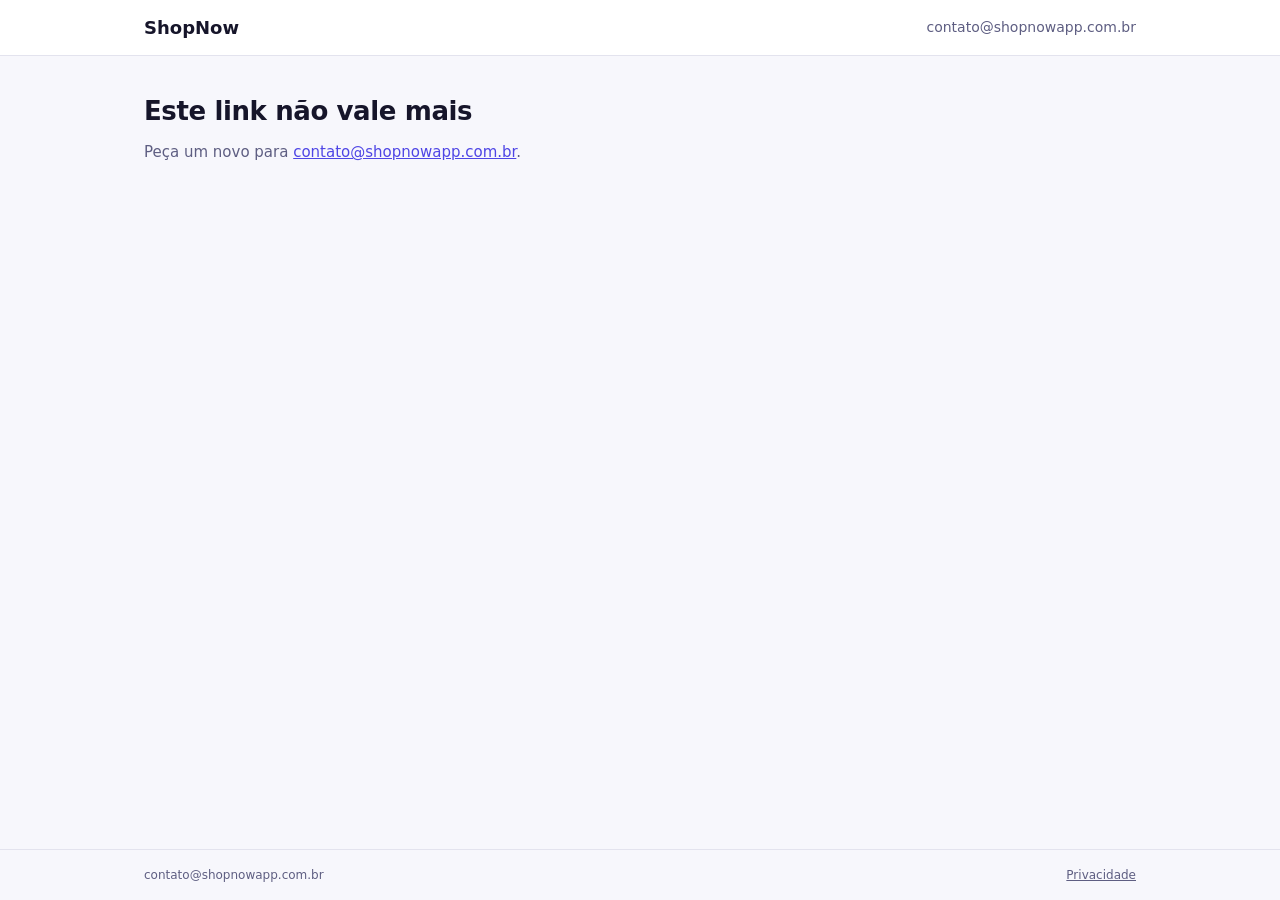
<file: revisao-escola/index.html>
<!DOCTYPE html>
<html lang="pt-BR">
<head>
<meta charset="utf-8">
<meta name="viewport" content="width=device-width, initial-scale=1">
<title>Revisão das listas de material · ShopNow</title>
<meta name="robots" content="noindex, nofollow">
<meta name="referrer" content="no-referrer">
<link rel="icon" type="image/png" href="/icon.png">
<link rel="apple-touch-icon" href="/icon.png">
<meta name="theme-color" content="#4F46E5">
<link rel="stylesheet" href="/escolas/estilo.css">
</head>
<body>
<header class="topo"><div class="in">
  <a class="marca" href="/">ShopNow</a>
  <a class="app" href="mailto:contato@shopnowapp.com.br">contato@shopnowapp.com.br</a>
</div></header>

<main id="principal"><div id="tela" class="rv"><p class="carregando">Carregando…</p></div></main>

<footer class="rodape"><div class="in">
  <span>contato@shopnowapp.com.br</span>
  <a href="https://felipeaugustomsilva-stack.github.io/smartshop-privacy/">Privacidade</a>
</div></footer>

<script>
(function () {
  'use strict';

  // Em localhost, ?api=http://127.0.0.1:PORTA troca a função por um servidor de teste; em produção nunca.
  var LOCAL = /^(localhost|127\.0\.0\.1)$/.test(location.hostname);
  var params = new URLSearchParams(location.search);
  var api = LOCAL ? (params.get('api') || '') : '';
  var URL_REV = api ? api + '/fn/revisaoEscola' : 'https://southamerica-east1-meu-app-compras.cloudfunctions.net/revisaoEscola';
  var SITE = 'https://shopnowapp.com.br/';
  var UNIDADES = ['unidade', 'caixa', 'pacote', 'tubo', 'pote', 'rolo', 'bloco', 'folha', 'conjunto', 'kit', 'jogo', 'estojo', 'livro', 'metro', 'kg'];
  var CHIPS = {
    para_revisar: ['Para revisar', 'rev'], aprovada: ['Publicada', 'ok'],
    publicada_shopnow: ['Conferida pelo ShopNow', 'sn'], nao_publicar: ['Não publicar', 'nao']
  };

  var tela = document.getElementById('tela'), principal = document.getElementById('principal');
  var DESK = window.matchMedia('(min-width: 900px)');

  function el(tag, cls, texto) { var e = document.createElement(tag); if (cls) e.className = cls; if (texto != null) e.textContent = texto; return e; }
  function botao(texto, cls, fn) { var b = el('button', cls, texto); b.type = 'button'; if (fn) b.addEventListener('click', fn); return b; }

  var estado = {
    p: params.get('p') || '', t: params.get('t') || '',
    pedido: null, turmas: [], appUrl: SITE + 'baixar/',
    view: '', envio: null, itens: [], base: {}, editId: 0, seq: 0, ocupado: false, salvo: ''
  };
  var refs = {};

  // ---- rede ----
  function chamar(metodo, extra, corpo) {
    var url = URL_REV + (metodo === 'GET' ? '?p=' + encodeURIComponent(estado.p) + '&t=' + encodeURIComponent(estado.t) + (extra || '') : '');
    var opts = { method: metodo, credentials: 'omit', cache: 'no-store' };
    if (corpo) {
      corpo.p = estado.p; corpo.t = estado.t;
      opts.headers = { 'Content-Type': 'application/json' }; opts.body = JSON.stringify(corpo);
    }
    return fetch(url, opts).then(function (r) {
      return r.json().catch(function () { return {}; }).then(function (j) { return { status: r.status, json: j || {} }; });
    });
  }
  function aplicar(j) {
    if (j.pedido) estado.pedido = j.pedido;
    if (j.turmas) estado.turmas = j.turmas;
    if (j.app_url && /^https:\/\/shopnowapp\.com\.br\//.test(j.app_url)) estado.appUrl = j.app_url;
  }

  // ---- utilidades ----
  function dm(iso) {
    try { return new Intl.DateTimeFormat('pt-BR', { day: '2-digit', month: '2-digit', timeZone: 'America/Sao_Paulo' }).format(new Date(iso)); } catch (e) { return ''; }
  }
  function nItens(n) { return n + (n === 1 ? ' item' : ' itens'); }
  function listaNomes(nomes) {
    if (nomes.length < 2) return nomes.join('');
    return nomes.slice(0, -1).join(', ') + ' e ' + nomes[nomes.length - 1];
  }
  function mostrar(no, larga) {
    tela.textContent = ''; tela.className = 'rv' + (larga ? ' larga' : '');
    principal.classList.toggle('larga', !!larga);
    tela.appendChild(no); window.scrollTo(0, 0);
  }
  function achar(id) { for (var i = 0; i < estado.itens.length; i++) if (estado.itens[i]._id === id) return estado.itens[i]; return null; }
  function turmaAtual() { for (var i = 0; i < estado.turmas.length; i++) if (estado.turmas[i].envio_id === estado.envio) return estado.turmas[i]; return null; }
  function faltam() { return estado.turmas.filter(function (x) { return x.estado === 'para_revisar' || x.estado === 'publicada_shopnow'; }); }
  function publicadas() { return estado.turmas.filter(function (x) { return x.lista_id && (x.estado === 'aprovada' || x.estado === 'publicada_shopnow'); }); }

  // ---- mensagem única para os pais ----
  function mensagem() {
    var pub = publicadas();
    if (!pub.length) return '';
    var ano = estado.pedido.ano_letivo, esc = estado.pedido.escola_nome, L = [];
    if (estado.turmas.length === 1) {
      L.push('A lista de material ' + ano + ' do ' + esc + ' está no ShopNow.');
      L.push(SITE + 'escola/?l=' + pub[0].lista_id);
    } else {
      L.push('Olá, famílias! As listas de material ' + ano + ' do ' + esc + ' estão no ShopNow.');
      pub.forEach(function (x) { L.push(x.serie_nome + ': ' + SITE + 'escola/?l=' + x.lista_id); });
    }
    L.push('Para montar a lista e dividir a compra, baixe o app: ' + estado.appUrl);
    return L.join('\n');
  }
  function copiarTexto(texto) {
    if (LOCAL) window.__ultimaCopia = texto;
    function antigo() {
      var a = document.createElement('textarea'); a.value = texto; a.setAttribute('readonly', ''); a.style.position = 'fixed'; a.style.opacity = '0';
      document.body.appendChild(a); a.select(); var r = false; try { r = document.execCommand('copy'); } catch (e) { r = false; }
      document.body.removeChild(a); return r;
    }
    if (navigator.clipboard && navigator.clipboard.writeText) return navigator.clipboard.writeText(texto).then(function () { return true; }, function () { return antigo(); });
    return Promise.resolve(antigo());
  }
  function cartaoMensagem(rotuloZap, nota) {
    var msg = mensagem();
    var c = el('div', 'cartao-msg');
    c.appendChild(el('strong', null, 'Mensagem para os pais'));
    c.appendChild(el('div', 'msg-box', msg));
    var ac = el('div', 'msg-acoes');
    var b = botao('Copiar mensagem', 'btn', function () {
      copiarTexto(msg).then(function (ok) {
        b.textContent = ok ? 'Copiado' : 'Selecione e copie';
        setTimeout(function () { b.textContent = 'Copiar mensagem'; }, 2000);
      });
    });
    var z = el('a', 'btn cheio', rotuloZap); z.href = 'https://wa.me/?text=' + encodeURIComponent(msg); z.target = '_blank'; z.rel = 'noopener';
    z.style.fontSize = '15px';
    ac.appendChild(b); ac.appendChild(z); c.appendChild(ac);
    if (nota) c.appendChild(el('span', 'peq', nota));
    return c;
  }

  // ---- telas simples ----
  function viewCarregando() { var d = el('div'); d.appendChild(el('p', 'carregando', 'Carregando…')); return d; }
  function viewInvalido() {
    var d = el('div', 'centro');
    d.appendChild(el('h1', null, 'Este link não vale mais'));
    var p = el('p', 'suave', 'Peça um novo para '); var a = el('a', null, 'contato@shopnowapp.com.br'); a.href = 'mailto:contato@shopnowapp.com.br';
    p.appendChild(a); p.appendChild(document.createTextNode('.')); d.appendChild(p);
    return d;
  }
  function viewErro(tentar) {
    var d = el('div', 'centro');
    d.appendChild(el('h1', null, 'Não foi possível carregar'));
    d.appendChild(el('p', 'suave', 'Confira a conexão e tente de novo.'));
    d.appendChild(botao('Tentar de novo', 'btn cheio', tentar));
    return d;
  }
  function viewNenhuma() {
    var d = el('div', 'centro');
    d.appendChild(el('div', 'ok-icone')).textContent = '✓';
    d.appendChild(el('h1', null, 'Tudo certo'));
    d.appendChild(el('p', 'suave', 'Não vamos publicar estas listas.'));
    return d;
  }

  // ---- início: as turmas do pedido ----
  function destino() {
    var t = estado.turmas;
    if (t.length && t.every(function (x) { return x.estado === 'nao_publicar'; })) return 'nenhuma';
    if (!faltam().length && t.some(function (x) { return x.estado === 'aprovada'; })) return 'final';
    return 'home';
  }
  function rotear(forcar) {
    var d = forcar || destino();
    estado.view = d;
    if (d === 'nenhuma') return mostrar(viewNenhuma());
    if (d === 'final') return mostrar(viewFinal());
    mostrar(viewHome());
  }

  function viewHome() {
    var d = el('div', 'rv'); d.style.maxWidth = 'none';
    var cab = el('div', 'cab');
    cab.appendChild(el('span', 'tag', 'Listas de material · ' + estado.pedido.ano_letivo));
    cab.appendChild(el('h1', null, estado.pedido.escola_nome));
    d.appendChild(cab);

    var pendentes = faltam();
    var auto = estado.pedido.publicado_automatico;
    if (auto) {
      var fa = el('div', 'faixa auto');
      var data = dm(estado.pedido.prazo_em);
      fa.appendChild(el('strong', null, 'Publicamos' + (data ? ' em ' + data : '')));
      fa.appendChild(el('span', null, 'As listas estão no ar com o selo Conferida pelo ShopNow. Revise e aprove para trocar pelo selo da escola.'));
      d.appendChild(fa);
    } else if (estado.turmas.some(function (x) { return x.estado === 'para_revisar'; }) && estado.pedido.prazo_em && new Date(estado.pedido.prazo_em) > new Date()) {
      var dd = dm(estado.pedido.prazo_em);
      if (dd) d.appendChild(el('div', 'faixa prazo', 'Sem resposta até ' + dd + ', publicamos a versão conferida pelo ShopNow.'));
    }
    if (estado.salvo) { d.appendChild(el('span', 'salvo', estado.salvo)); estado.salvo = ''; }

    var ul = el('ul', 'rv-cards');
    estado.turmas.forEach(function (t) {
      var li = el('li');
      var c = el('button', 'rv-card'); c.type = 'button';
      var tt = el('span', 't'); tt.appendChild(el('strong', null, t.serie_nome));
      tt.appendChild(el('span', null, nItens(t.n_itens) + (t.estado === 'aprovada' ? ' · aprovada' : '')));
      var ch = CHIPS[t.estado] || CHIPS.para_revisar;
      c.appendChild(tt); c.appendChild(el('span', 'chip ' + ch[1], ch[0])); c.appendChild(el('span', null, '›')).setAttribute('aria-hidden', 'true');
      if (t.estado === 'nao_publicar') c.disabled = true; else c.addEventListener('click', function () { abrirEditor(t.envio_id); });
      li.appendChild(c); ul.appendChild(li);
    });
    d.appendChild(ul);

    var areaAprovar = el('div', 'centro'); areaAprovar.style.alignItems = 'stretch';
    if (pendentes.length) {
      var n = pendentes.length;
      areaAprovar.appendChild(botao(n === 1 ? 'Aprovar a que falta, sem alterar' : 'Aprovar as ' + n + ' que faltam, sem alterar', 'btn cheio', function () { pedirConfirmacao(areaAprovar, pendentes); }));
    }
    d.appendChild(areaAprovar);

    if (publicadas().length) d.appendChild(cartaoMensagem('WhatsApp', 'Cada lista publicada entra na mensagem.'));
    d.appendChild(botao('Não quero publicar estas listas', 'link-suave', function () { estado.view = 'nao'; mostrar(viewNao()); }));
    return d;
  }

  function pedirConfirmacao(area, pendentes) {
    area.textContent = '';
    var c = el('div', 'confirma');
    var n = pendentes.length;
    c.appendChild(el('strong', null, n === 1 ? 'Aprovar a lista como está?' : 'Aprovar as ' + n + ' listas como estão?'));
    c.appendChild(el('span', 'suave', 'Elas ficam publicadas com o selo Enviada pela escola.'));
    var erro = el('span', 'erro-campo'); erro.hidden = true; erro.setAttribute('role', 'alert');
    var ok = botao('Aprovar e publicar', 'btn cheio', function () { aprovarFaltantes(ok, erro, pendentes); });
    c.appendChild(erro); c.appendChild(ok);
    c.appendChild(botao('Voltar', 'btn texto', function () { rotear('home'); }));
    area.appendChild(c);
  }
  function aprovarFaltantes(btn, erro, pendentes) {
    if (estado.ocupado) return;
    estado.ocupado = true; btn.disabled = true; btn.textContent = 'Publicando…'; erro.hidden = true;
    var shop = pendentes.filter(function (x) { return x.estado === 'publicada_shopnow'; });
    var primeiro = pendentes.length > shop.length ? chamar('POST', '', { acao: 'aprovar_todas' }) : Promise.resolve({ status: 200, json: { ok: true } });
    primeiro.then(function (r) {
      if (r.status !== 200 || !r.json.ok) return r;
      aplicar(r.json);
      // O `aprovar_todas` cobre só as para revisar; as já publicadas pelo ShopNow trocam o selo uma a uma, sem alterar os itens.
      return shop.reduce(function (cadeia, t) {
        return cadeia.then(function (rr) {
          if (rr.status !== 200 || !rr.json.ok) return rr;
          return chamar('POST', '', { acao: 'aprovar', envio: t.envio_id }).then(function (r2) { if (r2.status === 200 && r2.json.ok) aplicar(r2.json); return r2; });
        });
      }, Promise.resolve(r));
    }).then(function (r) {
      estado.ocupado = false;
      if (r.status === 404) { estado.view = 'invalido'; return mostrar(viewInvalido()); }
      if (r.status !== 200 || !r.json.ok) { btn.disabled = false; btn.textContent = 'Aprovar e publicar'; erro.textContent = 'Não foi possível aprovar agora. Tente de novo.'; erro.hidden = false; return; }
      rotear();
    }, function () { estado.ocupado = false; btn.disabled = false; btn.textContent = 'Aprovar e publicar'; erro.textContent = 'Sem conexão. Tente de novo.'; erro.hidden = false; });
  }

  // ---- depois de aprovar ----
  function viewFinal() {
    var d = el('div', 'centro'); d.style.alignItems = 'stretch'; d.style.gap = '18px';
    var ic = el('div', 'ok-icone'); ic.textContent = '✓'; d.appendChild(ic);
    d.appendChild(el('h1', null, publicadas().length === 1 ? 'Lista publicada' : 'Listas publicadas'));
    var nomes = estado.turmas.filter(function (x) { return x.estado === 'aprovada'; }).map(function (x) { return x.serie_nome; });
    d.appendChild(el('p', 'suave', listaNomes(nomes) + ', com o selo Enviada pela escola.'));
    d.appendChild(cartaoMensagem('Enviar pelo WhatsApp'));
    var v = el('a', 'link-suave', 'Voltar às listas'); v.href = '#'; v.addEventListener('click', function (e) { e.preventDefault(); rotear('home'); });
    d.appendChild(v);
    return d;
  }

  // ---- "Não quero publicar" ----
  function viewNao() {
    var d = el('div', 'centro'); d.style.alignItems = 'stretch';
    var c = el('div', 'confirma');
    c.appendChild(el('strong', null, 'Não publicar estas listas?'));
    c.appendChild(el('span', 'suave', 'Se alguma já estiver no ar, nós a retiramos.'));
    var erro = el('span', 'erro-campo'); erro.hidden = true; erro.setAttribute('role', 'alert');
    var go = botao('Não publicar', 'btn perigo', function () {
      if (estado.ocupado) return;
      estado.ocupado = true; go.disabled = true; go.textContent = 'Enviando…'; erro.hidden = true;
      chamar('POST', '', { acao: 'nao_publicar' }).then(function (r) {
        estado.ocupado = false;
        if (r.status === 404) { return mostrar(viewInvalido()); }
        if (r.status !== 200 || !r.json.ok) { go.disabled = false; go.textContent = 'Não publicar'; erro.textContent = 'Não foi possível agora. Tente de novo.'; erro.hidden = false; return; }
        aplicar(r.json); estado.view = 'nenhuma'; mostrar(viewNenhuma());
      }, function () { estado.ocupado = false; go.disabled = false; go.textContent = 'Não publicar'; erro.textContent = 'Sem conexão. Tente de novo.'; erro.hidden = false; });
    });
    c.appendChild(erro); c.appendChild(go);
    c.appendChild(botao('Voltar', 'btn', function () { if (estado.envio && estado.itens.length && estado.view === 'nao-editor') { reabrirEditor(); } else rotear(); }));
    d.appendChild(c);
    return d;
  }

  // ---- editor de uma lista ----
  function chaveItem(it) {
    return JSON.stringify([String(it.nome || '').trim(), it.quantidade, it.unidade, String(it.especificacao || '').trim(), it.materia || '', it.marca || '']);
  }
  function fixarBase() { estado.base = {}; estado.itens.forEach(function (it) { estado.base[it._id] = chaveItem(it); }); }
  function contarMudancas() {
    var n = 0, vistos = {};
    estado.itens.forEach(function (it) { vistos[it._id] = true; if (estado.base[it._id] !== chaveItem(it)) n++; });
    Object.keys(estado.base).forEach(function (id) { if (!vistos[id]) n++; });
    return n;
  }
  function abrirEditor(envioId) {
    mostrar(viewCarregando());
    chamar('GET', '&envio=' + encodeURIComponent(envioId)).then(function (r) {
      if (r.status === 404) return mostrar(viewInvalido());
      if (r.status !== 200 || !r.json.itens) return mostrar(viewErro(function () { abrirEditor(envioId); }));
      aplicar(r.json);
      estado.envio = envioId; estado.editId = 0;
      estado.itens = r.json.itens.map(function (it) {
        return { _id: ++estado.seq, nome: it.nome, quantidade: it.quantidade, unidade: it.unidade, especificacao: it.especificacao || '', materia: it.materia || '', marca: it.marca || '' };
      });
      fixarBase(); reabrirEditor();
    }, function () { mostrar(viewErro(function () { abrirEditor(envioId); })); });
  }
  function reabrirEditor() { estado.view = 'editor'; mostrar(viewEditor(), true); desenharItens(); atualizarCab(); }

  function detalhe(it) {
    var p = [];
    if (it.unidade && it.unidade !== 'unidade') p.push(it.unidade);
    if (it.especificacao) p.push(it.especificacao);
    if (it.marca) p.push(it.marca);
    return p.join(' · ');
  }
  function atualizarCab() {
    var m = contarMudancas(), t = turmaAtual();
    var txt = nItens(estado.itens.length) + (m ? ' · ' + (m === 1 ? '1 alteração ainda não salva' : m + ' alterações ainda não salvas') : '');
    refs.status.textContent = m && !DESK.matches ? nItens(estado.itens.length) + ' · alterações ainda não salvas: ' + m : nItens(estado.itens.length);
    refs.statusAside.textContent = txt;
    if (t) { var ch = CHIPS[t.estado] || CHIPS.para_revisar; refs.chip.className = 'chip ' + ch[1]; refs.chip.textContent = ch[0]; }
  }
  function mostrarAvisoEd(texto) {
    refs.aviso.textContent = texto || ''; refs.aviso.hidden = !texto;
    if (texto) refs.aviso.scrollIntoView({ block: 'nearest' });
  }

  function validarUm(it) {
    if (!String(it.nome || '').trim()) return 'Digite o nome do item.';
    if (!(it.quantidade >= 1 && it.quantidade <= 999) || Math.floor(it.quantidade) !== it.quantidade) return 'A quantidade vai de 1 a 999.';
    return '';
  }
  function validarTodos() {
    for (var i = 0; i < estado.itens.length; i++) {
      var m = validarUm(estado.itens[i]);
      if (m) return { it: estado.itens[i], n: i + 1, msg: m };
    }
    if (!estado.itens.length) return { it: null, n: 0, msg: 'A lista precisa ter ao menos um item.' };
    return null;
  }
  function serializar() {
    return estado.itens.map(function (it) {
      var o = { nome: String(it.nome).trim(), quantidade: it.quantidade, unidade: it.unidade };
      if (String(it.especificacao || '').trim()) o.especificacao = String(it.especificacao).trim();
      if (it.materia) o.materia = it.materia;
      if (it.marca) o.marca = it.marca;
      return o;
    });
  }

  function viewEditor() {
    var d = el('div', 'rv-wrap'); d.style.display = 'flex'; d.style.flexDirection = 'column'; d.style.gap = '16px';
    var voltar = el('a', 'link-suave', '‹ Todas as listas'); voltar.href = '#'; voltar.style.justifyContent = 'flex-start';
    voltar.addEventListener('click', function (e) {
      e.preventDefault();
      if (contarMudancas() && !window.confirm('Há alterações não salvas. Sair mesmo assim?')) return;
      estado.envio = null; rotear('home');
    });
    d.appendChild(voltar);

    var ed = el('div', 'rv-ed');
    var col = el('div', 'col');
    var t = turmaAtual();
    var cab = el('div', 'cab-ed');
    cab.appendChild(el('span', 'tag', estado.pedido.escola_nome + ' · ' + estado.pedido.ano_letivo));
    cab.appendChild(el('h1', null, t ? t.serie_nome : 'Lista'));
    refs.status = el('span', 'peq'); refs.status.style.fontSize = '13px'; cab.appendChild(refs.status);
    col.appendChild(cab);
    refs.aviso = el('div', 'aviso erro'); refs.aviso.hidden = true; refs.aviso.setAttribute('role', 'alert'); col.appendChild(refs.aviso);

    var box = el('div', 'itens-ed');
    var ch = el('div', 'cab-tab');
    ['Qtd', 'Item', 'Unidade', 'Detalhes', ''].forEach(function (x) { ch.appendChild(el('span', null, x)); });
    box.appendChild(ch);
    refs.lista = el('ul'); box.appendChild(refs.lista);
    col.appendChild(box);
    col.appendChild(botao('+ Adicionar item', 'btn tracejado', adicionarItem));
    ed.appendChild(col);

    var aside = el('aside');
    var topo = el('div', 'so-desk aside-topo');
    refs.chip = el('span', 'chip rev', 'Para revisar'); refs.chip.style.alignSelf = 'flex-start';
    refs.statusAside = el('span', 'peq');
    topo.appendChild(refs.chip); topo.appendChild(refs.statusAside); aside.appendChild(topo);
    var barra = el('div', 'barra-acoes');
    refs.aprovar = botao('Aprovar e publicar', 'btn cheio', function () { acaoEditor('aprovar'); });
    refs.salvar = botao('Salvar e continuar depois', 'btn', function () { acaoEditor('salvar'); });
    var par = el('div', 'par'); par.appendChild(refs.salvar);
    par.appendChild(botao('Não quero publicar', 'btn so-cel', irNaoPublicar));
    barra.appendChild(refs.aprovar); barra.appendChild(par); aside.appendChild(barra);
    var dd = estado.pedido.prazo_em && !estado.pedido.publicado_automatico && t && t.estado === 'para_revisar' && new Date(estado.pedido.prazo_em) > new Date() ? dm(estado.pedido.prazo_em) : '';
    if (dd) { var nt = el('span', 'peq so-desk', 'Sem resposta até ' + dd + ', publicamos a versão conferida pelo ShopNow.'); aside.appendChild(nt); }
    var nao = botao('Não quero publicar', 'link-suave so-desk', irNaoPublicar); aside.appendChild(nao);
    ed.appendChild(aside);
    d.appendChild(ed);
    return d;
  }
  function irNaoPublicar() {
    estado.view = 'nao-editor';
    mostrar(viewNao());
  }

  function adicionarItem() {
    var it = { _id: ++estado.seq, nome: '', quantidade: 1, unidade: 'unidade', especificacao: '', materia: '', marca: '' };
    estado.itens.push(it); estado.editId = it._id; mostrarAvisoEd('');
    desenharItens(true); atualizarCab();
  }

  function entrada(tipo, valor, rotulo, max) {
    var i = document.createElement('input'); i.type = tipo; i.value = valor; if (rotulo) i.setAttribute('aria-label', rotulo); if (max) i.maxLength = max;
    return i;
  }
  function seletorUnidade(atual) {
    var s = document.createElement('select'); s.setAttribute('aria-label', 'Unidade');
    var lista = UNIDADES.slice(); if (atual && lista.indexOf(atual) < 0) lista.push(atual);
    lista.forEach(function (u) { s.appendChild(new Option(u, u)); }); s.value = atual || 'unidade';
    return s;
  }
  function numero(i) { var n = parseInt(i.value, 10); return isNaN(n) ? 0 : n; }

  function fecharEdicao(erro) {
    var it = achar(estado.editId); var m = it ? validarUm(it) : '';
    if (m) { erro.textContent = m; erro.hidden = false; return; }
    estado.editId = 0; desenharItens(); atualizarCab();
  }
  function apagar(it) {
    estado.itens = estado.itens.filter(function (x) { return x._id !== it._id; });
    if (estado.editId === it._id) estado.editId = 0;
    desenharItens(); atualizarCab();
  }

  function linhaCelular(it) {
    var li = el('li');
    if (estado.editId === it._id) {
      var e = el('div', 'it-edit');
      var ti = el('span', null, 'Editando · ' + (it.nome || 'novo item')); ti.style.fontWeight = '600'; e.appendChild(ti);
      var nome = entrada('text', it.nome, '', 200), lb = el('label', null, 'Item'); lb.appendChild(nome); e.appendChild(lb);
      var g = el('div', 'grade');
      var q = entrada('number', it.quantidade, '', 0); q.min = '1'; q.max = '999'; q.inputMode = 'numeric';
      var lq = el('label', null, 'Quantidade'); lq.appendChild(q);
      var u = seletorUnidade(it.unidade), lu = el('label', null, 'Unidade'); lu.appendChild(u);
      g.appendChild(lq); g.appendChild(lu); e.appendChild(g);
      var esp = entrada('text', it.especificacao, '', 200), le = el('label', null, 'Detalhes'); le.appendChild(esp); e.appendChild(le);
      var erro = el('span', 'erro-campo'); erro.hidden = true; erro.setAttribute('role', 'alert'); e.appendChild(erro);
      nome.addEventListener('input', function () { it.nome = nome.value; ti.textContent = 'Editando · ' + (nome.value || 'novo item'); erro.hidden = true; atualizarCab(); });
      q.addEventListener('input', function () { it.quantidade = numero(q); erro.hidden = true; atualizarCab(); });
      u.addEventListener('change', function () { it.unidade = u.value; atualizarCab(); });
      esp.addEventListener('input', function () { it.especificacao = esp.value; atualizarCab(); });
      var ac = el('div', 'acoes-ed');
      var ap = botao('Apagar item', 'perigo-t', function () { apagar(it); });
      var ok = botao('Pronto', 'pronto', function () { fecharEdicao(erro); });
      ac.appendChild(ap); ac.appendChild(ok); e.appendChild(ac);
      li.appendChild(e); li._foco = nome; return li;
    }
    var l = el('div', 'it-linha');
    var st = el('span', 'stepper');
    var menos = botao('−', null, function () { if (it.quantidade > 1) { it.quantidade--; desenharItens(); atualizarCab(); } }); menos.setAttribute('aria-label', 'Menos um');
    var mais = botao('+', null, function () { if (it.quantidade < 999) { it.quantidade++; desenharItens(); atualizarCab(); } }); mais.setAttribute('aria-label', 'Mais um');
    st.appendChild(menos); st.appendChild(el('b', null, String(it.quantidade))); st.appendChild(mais);
    var tt = el('span', 't'); tt.appendChild(el('span', null, it.nome)); var dt = detalhe(it); if (dt) tt.appendChild(el('span', null, dt));
    var ed = botao('✎', 'icone', function () { estado.editId = it._id; desenharItens(true); }); ed.setAttribute('aria-label', 'Editar ' + it.nome);
    l.appendChild(st); l.appendChild(tt); l.appendChild(ed); li.appendChild(l);
    return li;
  }

  function linhaComputador(it) {
    var li = el('li'); var g = el('div', 'it-desk');
    if (estado.editId === it._id) {
      var erro = el('span', 'erro-campo'); erro.hidden = true; erro.setAttribute('role', 'alert');
      var q = entrada('number', it.quantidade, 'Quantidade', 0); q.min = '1'; q.max = '999';
      var nome = entrada('text', it.nome, 'Item', 200);
      var u = seletorUnidade(it.unidade);
      var esp = entrada('text', it.especificacao, 'Detalhes', 200);
      nome.addEventListener('input', function () { it.nome = nome.value; erro.hidden = true; atualizarCab(); });
      q.addEventListener('input', function () { it.quantidade = numero(q); erro.hidden = true; atualizarCab(); });
      u.addEventListener('change', function () { it.unidade = u.value; atualizarCab(); });
      esp.addEventListener('input', function () { it.especificacao = esp.value; atualizarCab(); });
      [q, nome, esp].forEach(function (i) { i.addEventListener('keydown', function (e) { if (e.key === 'Enter') { e.preventDefault(); fecharEdicao(erro); } }); });
      var lx = botao('🗑', 'icone', function () { apagar(it); }); lx.setAttribute('aria-label', 'Apagar ' + (it.nome || 'item'));
      [q, nome, u, esp, lx].forEach(function (x) { g.appendChild(x); });
      li.appendChild(g); li.appendChild(erro);
      var ok = botao('Pronto', 'btn', function () { fecharEdicao(erro); }); ok.style.minHeight = '36px'; ok.style.alignSelf = 'flex-start'; ok.style.marginTop = '6px'; ok.style.fontSize = '14px';
      li.appendChild(ok);
      li._foco = nome; return li;
    }
    g.appendChild(el('span', 'q', String(it.quantidade)));
    g.appendChild(el('span', 'nome-c', it.nome));
    g.appendChild(el('span', 'd', it.unidade));
    var dt = [it.especificacao, it.marca].filter(Boolean).join(' · ');
    g.appendChild(el('span', 'd', dt));
    var ed = botao('✎', 'icone', function () { estado.editId = it._id; desenharItens(true); }); ed.setAttribute('aria-label', 'Editar ' + it.nome);
    g.appendChild(ed); li.appendChild(g);
    return li;
  }

  function desenharItens(focar) {
    refs.lista.textContent = '';
    var foco = null;
    estado.itens.forEach(function (it) {
      var li = DESK.matches ? linhaComputador(it) : linhaCelular(it);
      if (li._foco) foco = li;
      refs.lista.appendChild(li);
    });
    if (!estado.itens.length) refs.lista.appendChild(el('li', 'rv-vazio suave', 'Sem itens. Adicione ao menos um.'));
    if (focar && foco) { foco._foco.focus(); foco.scrollIntoView({ block: 'center' }); }
  }
  function aoMudarLargura() { if (estado.view === 'editor' && refs.lista) { desenharItens(); atualizarCab(); } }
  if (DESK.addEventListener) DESK.addEventListener('change', aoMudarLargura); else if (DESK.addListener) DESK.addListener(aoMudarLargura);

  // Salvar (rascunho) ou aprovar e publicar. Itens mexidos entram sempre; o servidor decide se é versão nova.
  function acaoEditor(acao) {
    if (estado.ocupado) return;
    mostrarAvisoEd('');
    var prob = validarTodos();
    if (prob) {
      if (prob.it) { estado.editId = prob.it._id; desenharItens(true); }
      mostrarAvisoEd(prob.n ? 'Item ' + prob.n + ': ' + prob.msg : prob.msg);
      return;
    }
    estado.ocupado = true;
    var rot = refs.aprovar.textContent, rotS = refs.salvar.textContent;
    refs.aprovar.disabled = true; refs.salvar.disabled = true;
    (acao === 'aprovar' ? refs.aprovar : refs.salvar).textContent = acao === 'aprovar' ? 'Publicando…' : 'Salvando…';
    function volta() { estado.ocupado = false; refs.aprovar.disabled = false; refs.salvar.disabled = false; refs.aprovar.textContent = rot; refs.salvar.textContent = rotS; }
    chamar('POST', '', { acao: acao, envio: estado.envio, itens: serializar() }).then(function (r) {
      if (r.status === 404) { volta(); return mostrar(viewInvalido()); }
      if (r.status === 400 && r.json.erro === 'itens') { volta(); return mostrarAvisoEd('Confira a lista. ' + (r.json.detalhe || '')); }
      if (r.status !== 200 || !r.json.ok) { volta(); return mostrarAvisoEd('Não foi possível ' + (acao === 'aprovar' ? 'publicar' : 'salvar') + ' agora. Nada se perdeu: tente de novo.'); }
      aplicar(r.json); fixarBase(); estado.ocupado = false;
      if (acao === 'salvar') { estado.salvo = 'Alterações salvas.'; estado.envio = null; return rotear('home'); }
      estado.envio = null; rotear();
    }, function () { volta(); mostrarAvisoEd('Sem conexão. Nada se perdeu: tente de novo.'); });
  }

  // ---- início ----
  function carregar() {
    mostrar(viewCarregando());
    chamar('GET').then(function (r) {
      if (r.status === 404 || r.status === 403 || r.status === 400) return mostrar(viewInvalido());
      if (r.status !== 200 || !r.json.pedido) return mostrar(viewErro(carregar));
      aplicar(r.json); rotear();
    }, function () { mostrar(viewErro(carregar)); });
  }
  if (!/^[A-Za-z0-9_-]{10,80}$/.test(estado.p) || !/^[A-Za-z0-9_-]{10,80}$/.test(estado.t)) mostrar(viewInvalido());
  else carregar();
})();
</script>
</body>
</html>
</file>
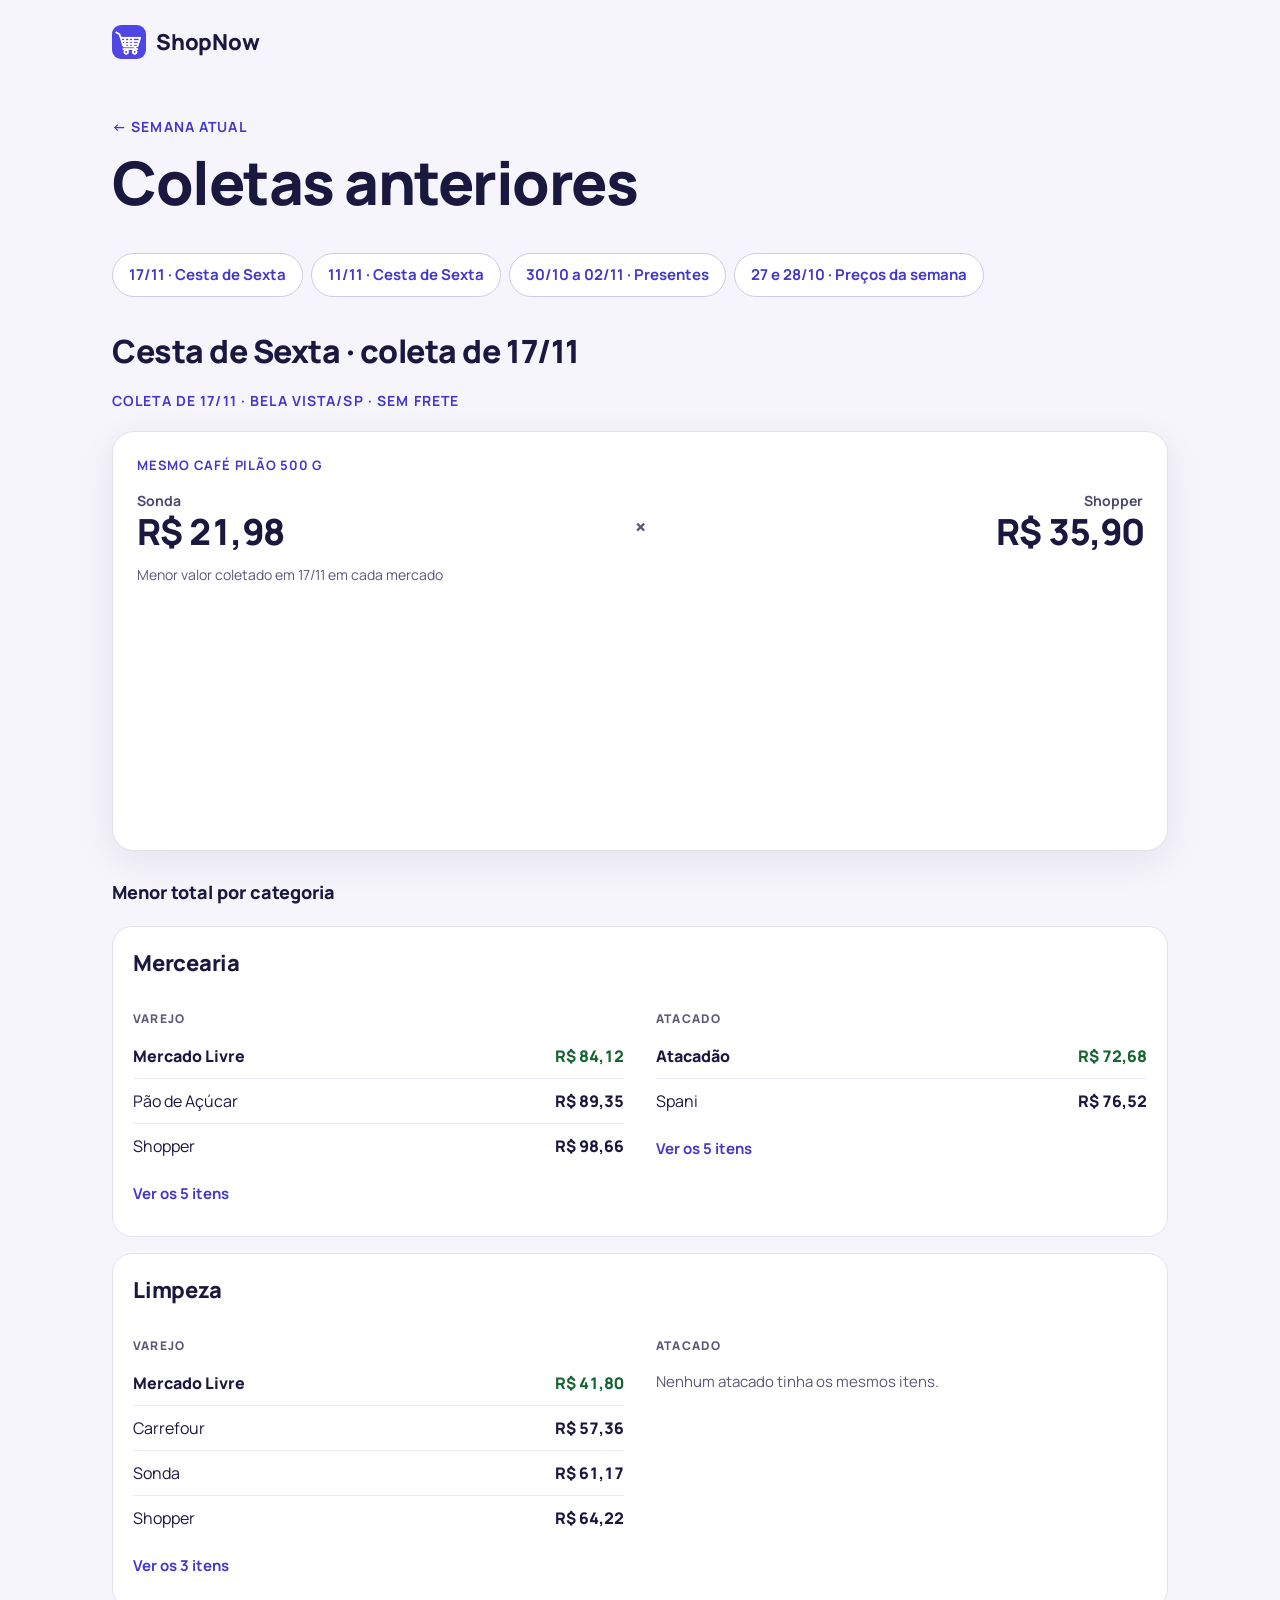
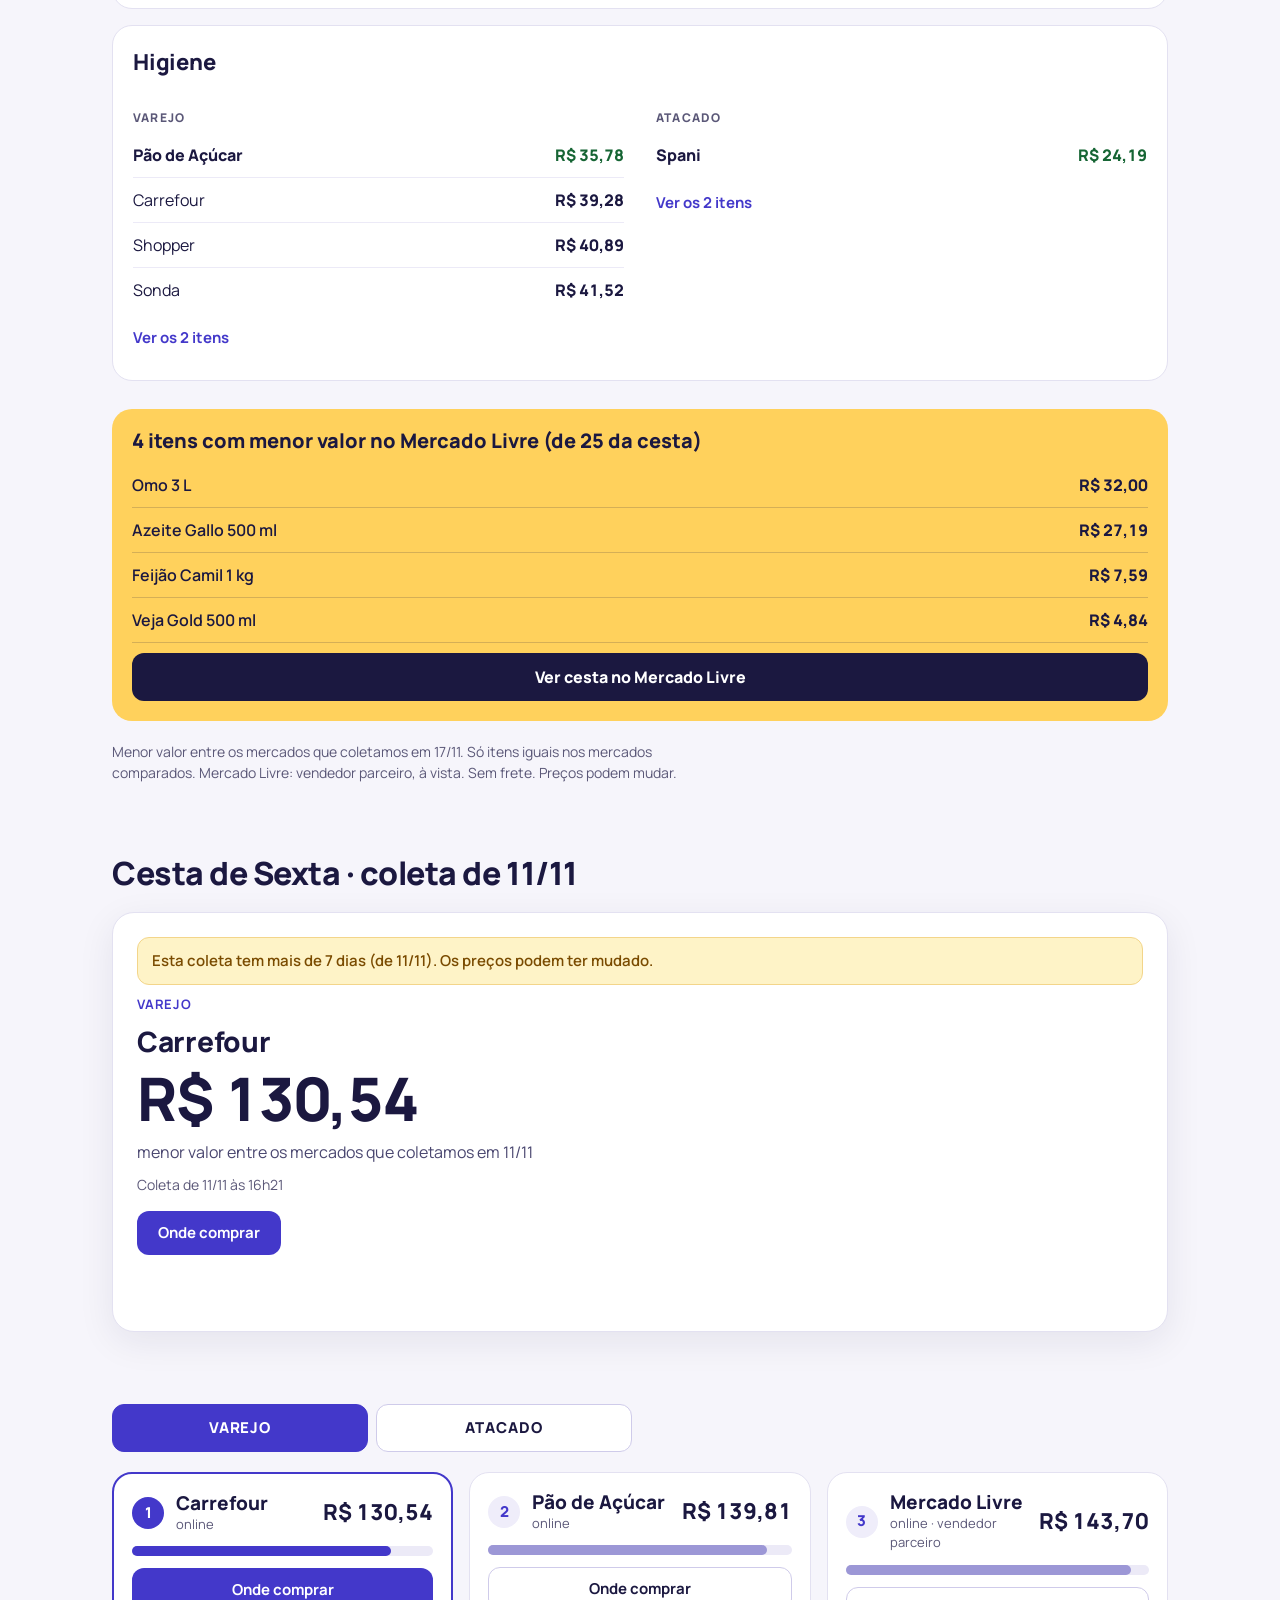
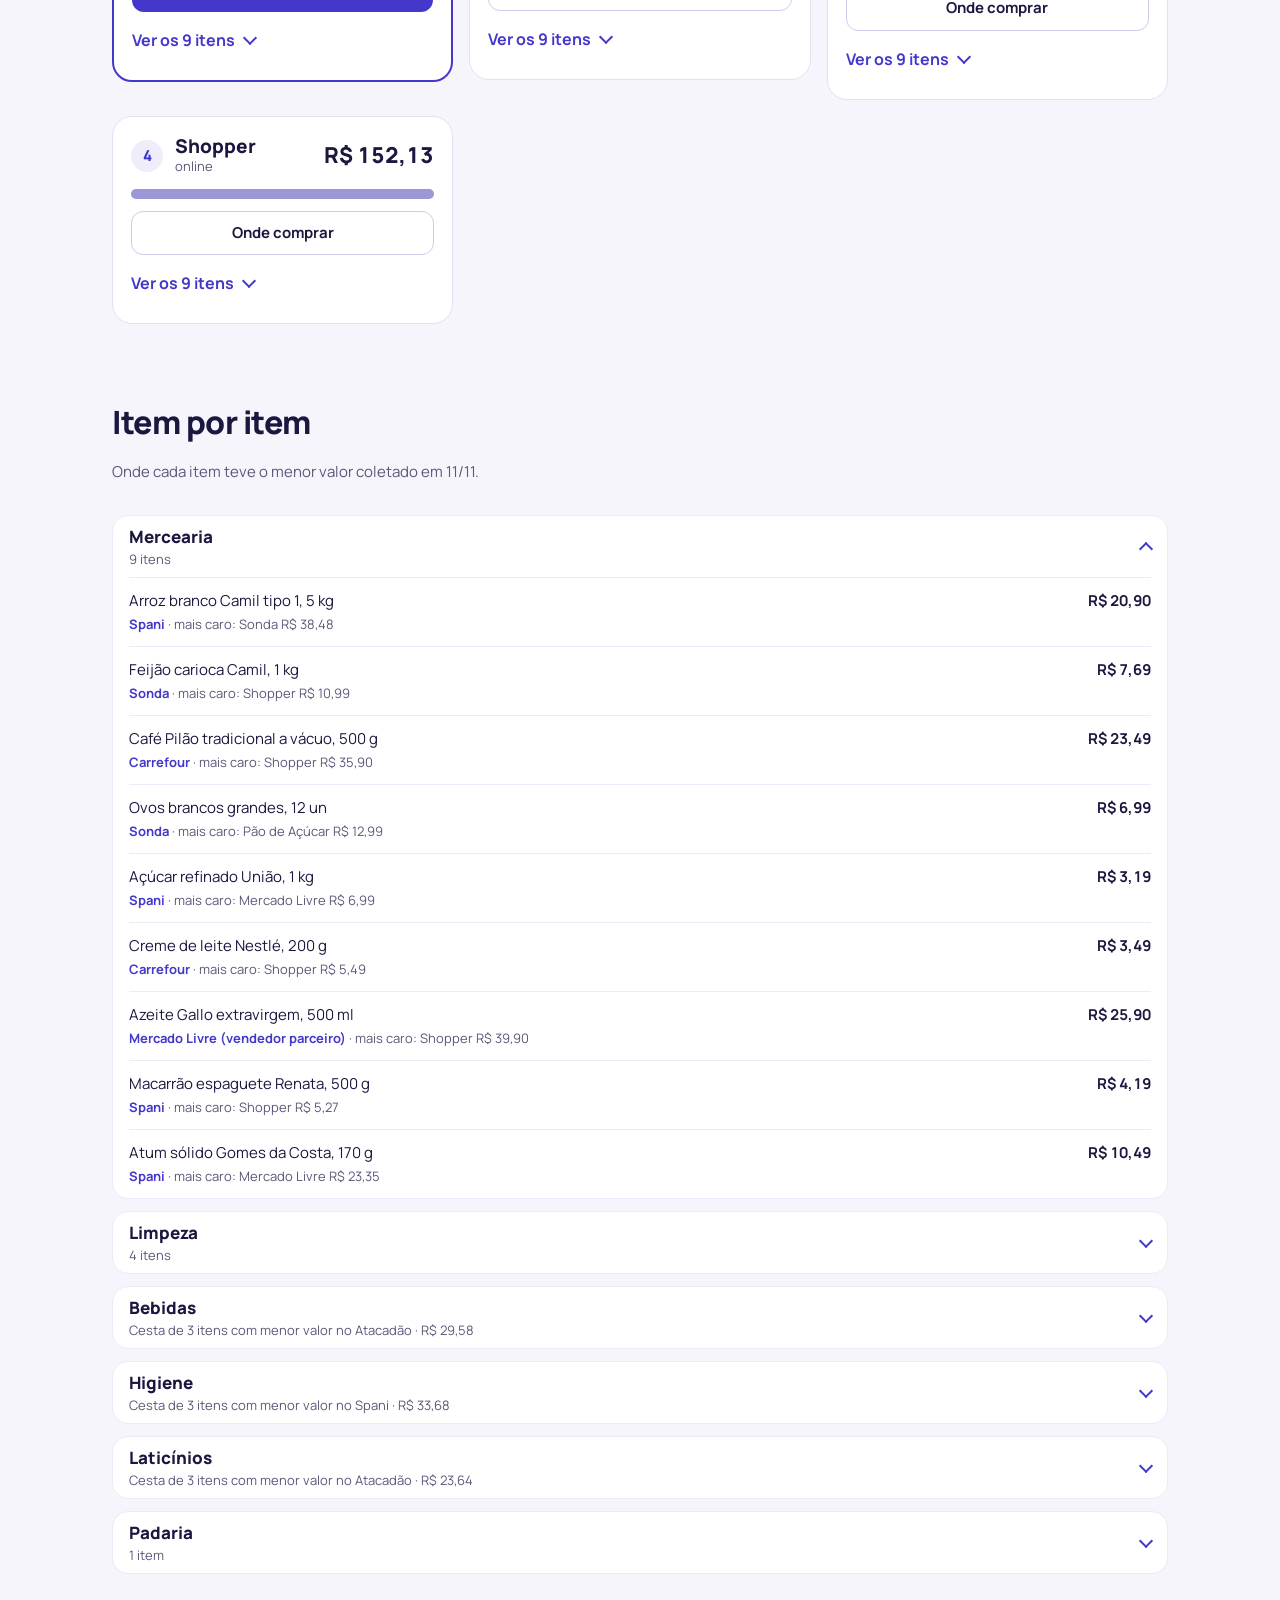
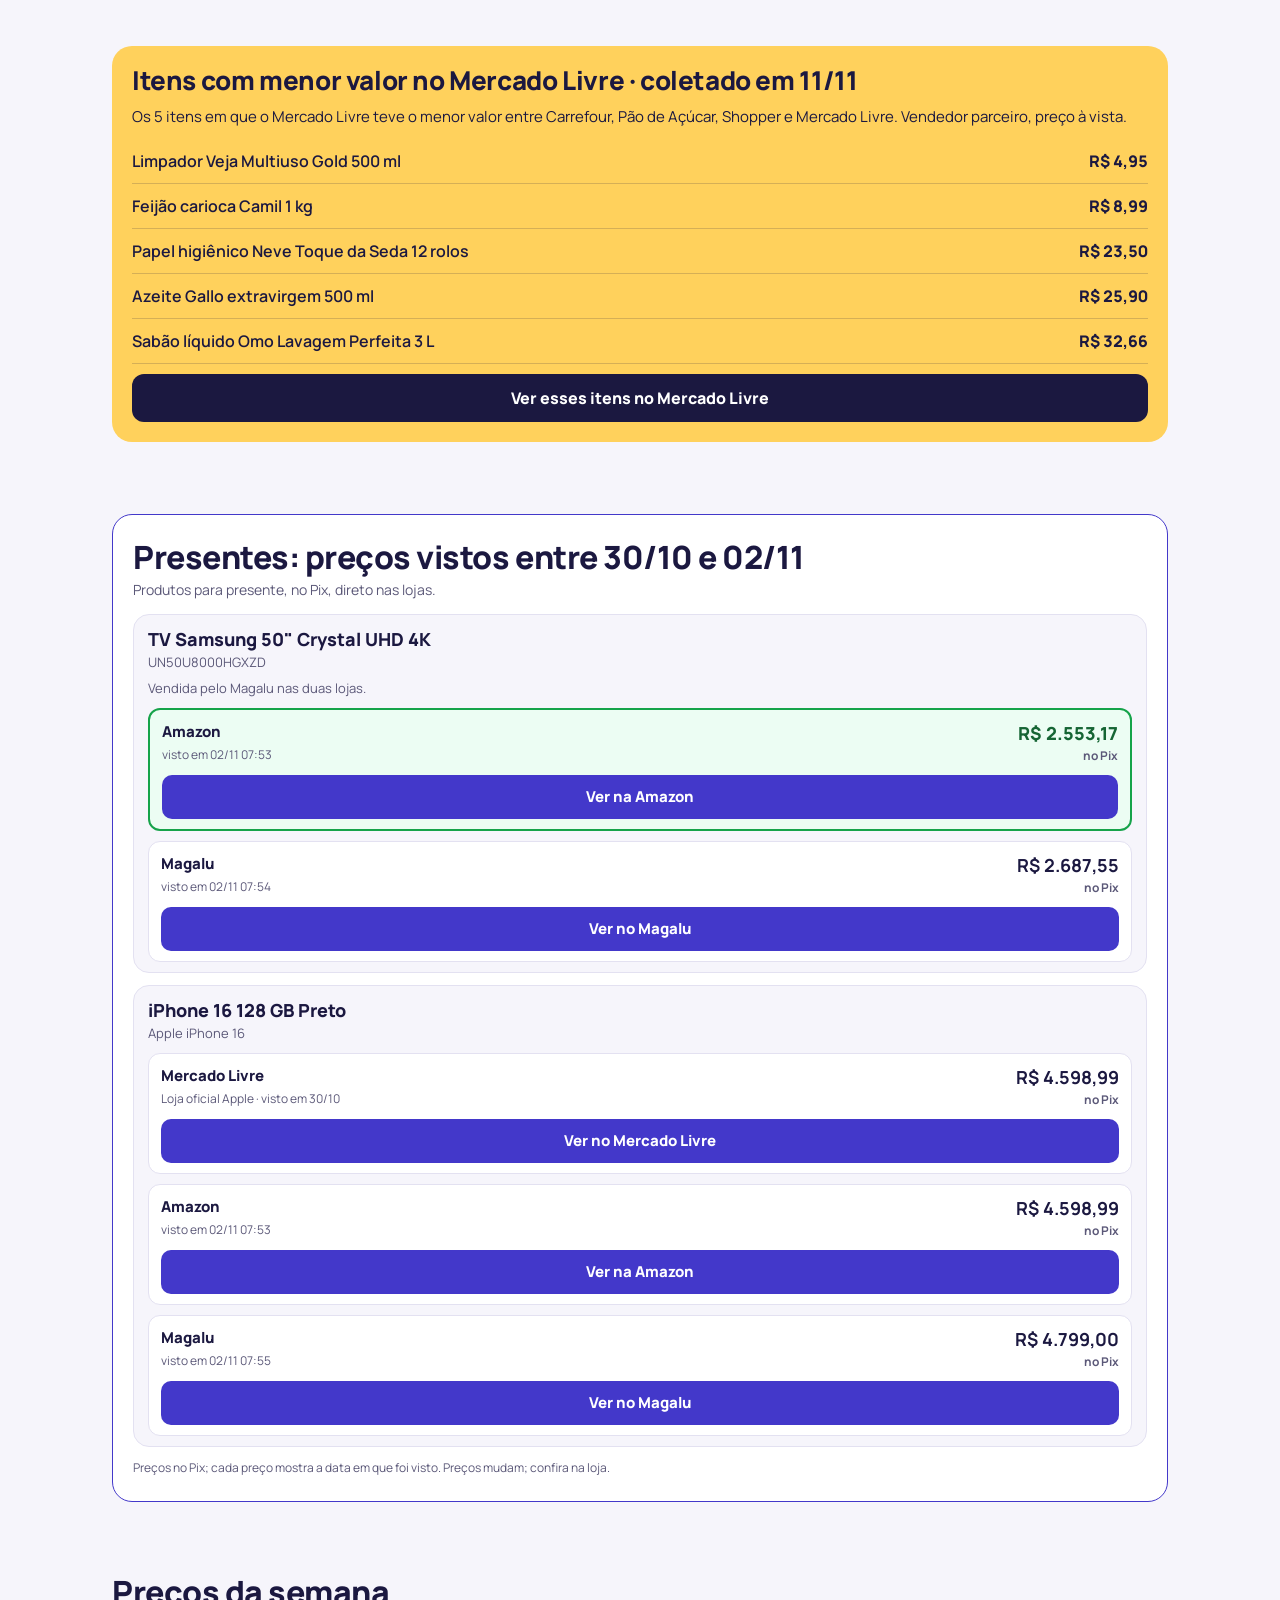
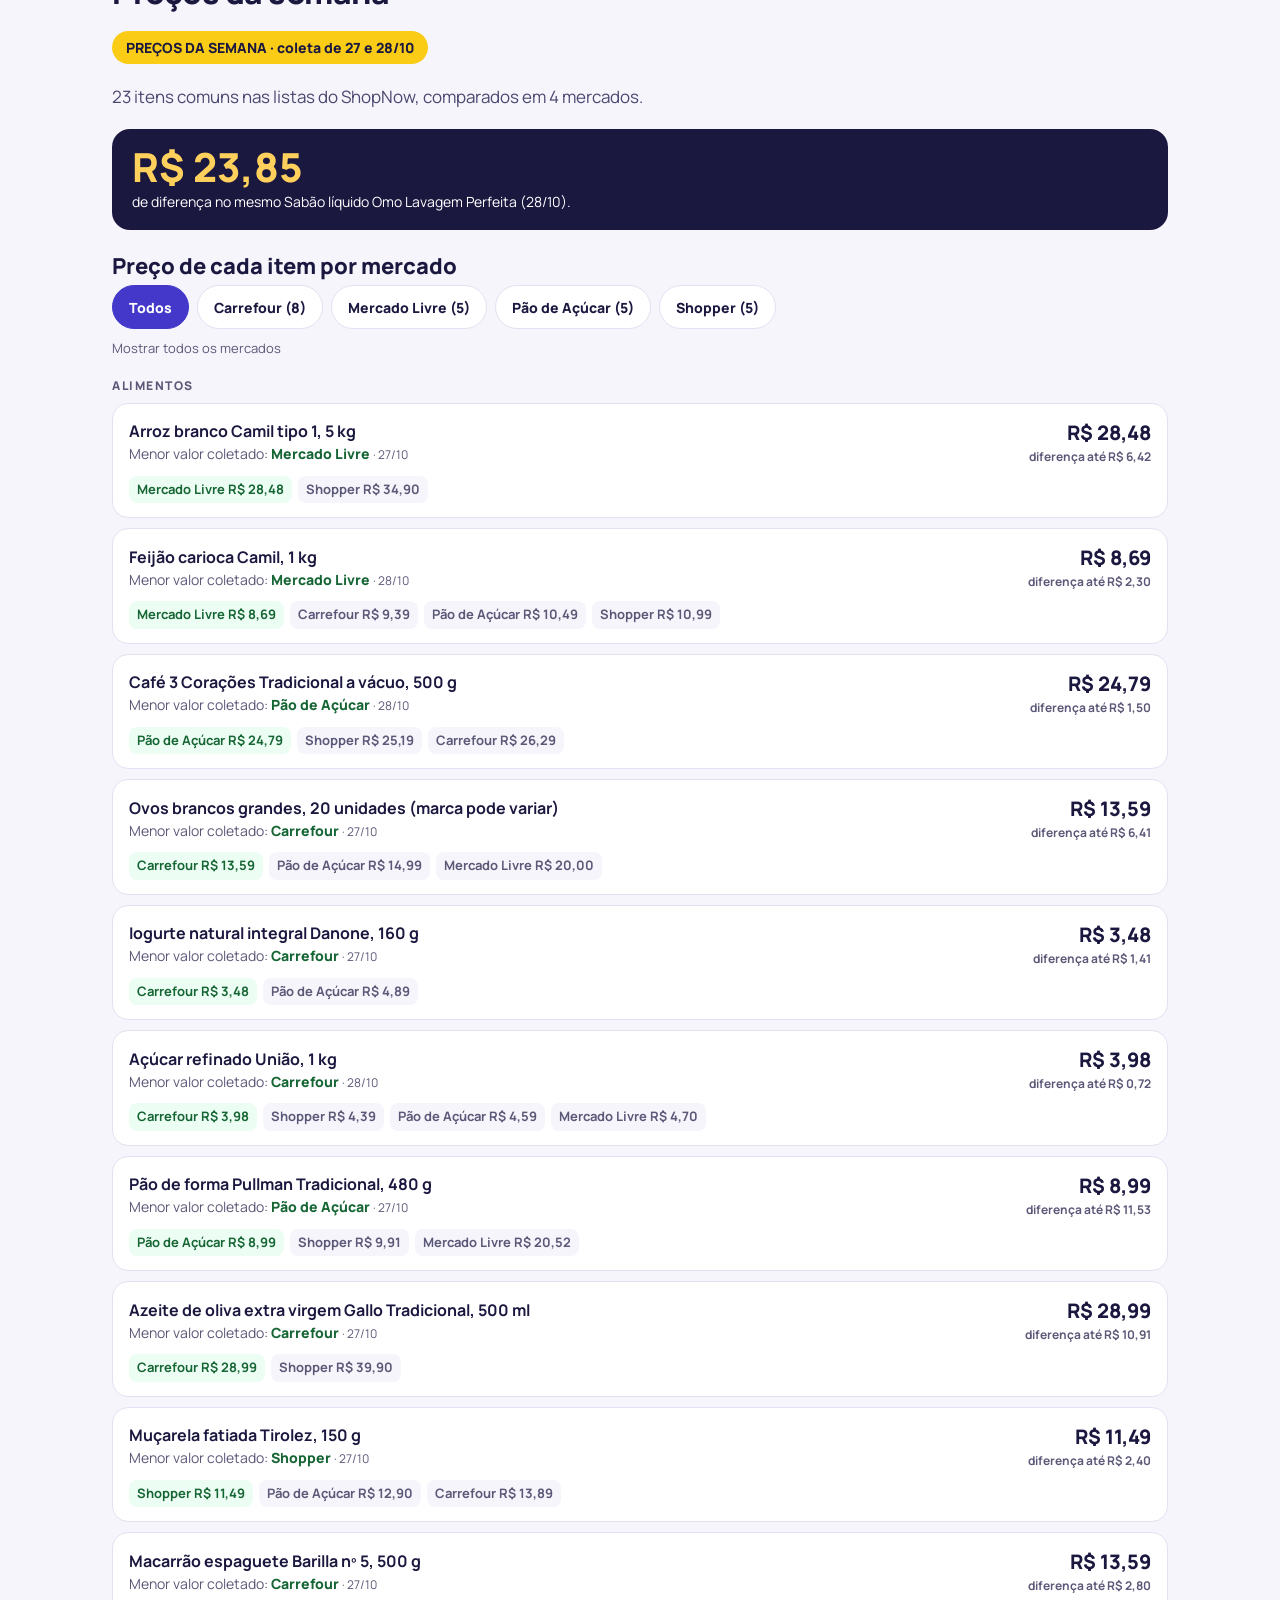
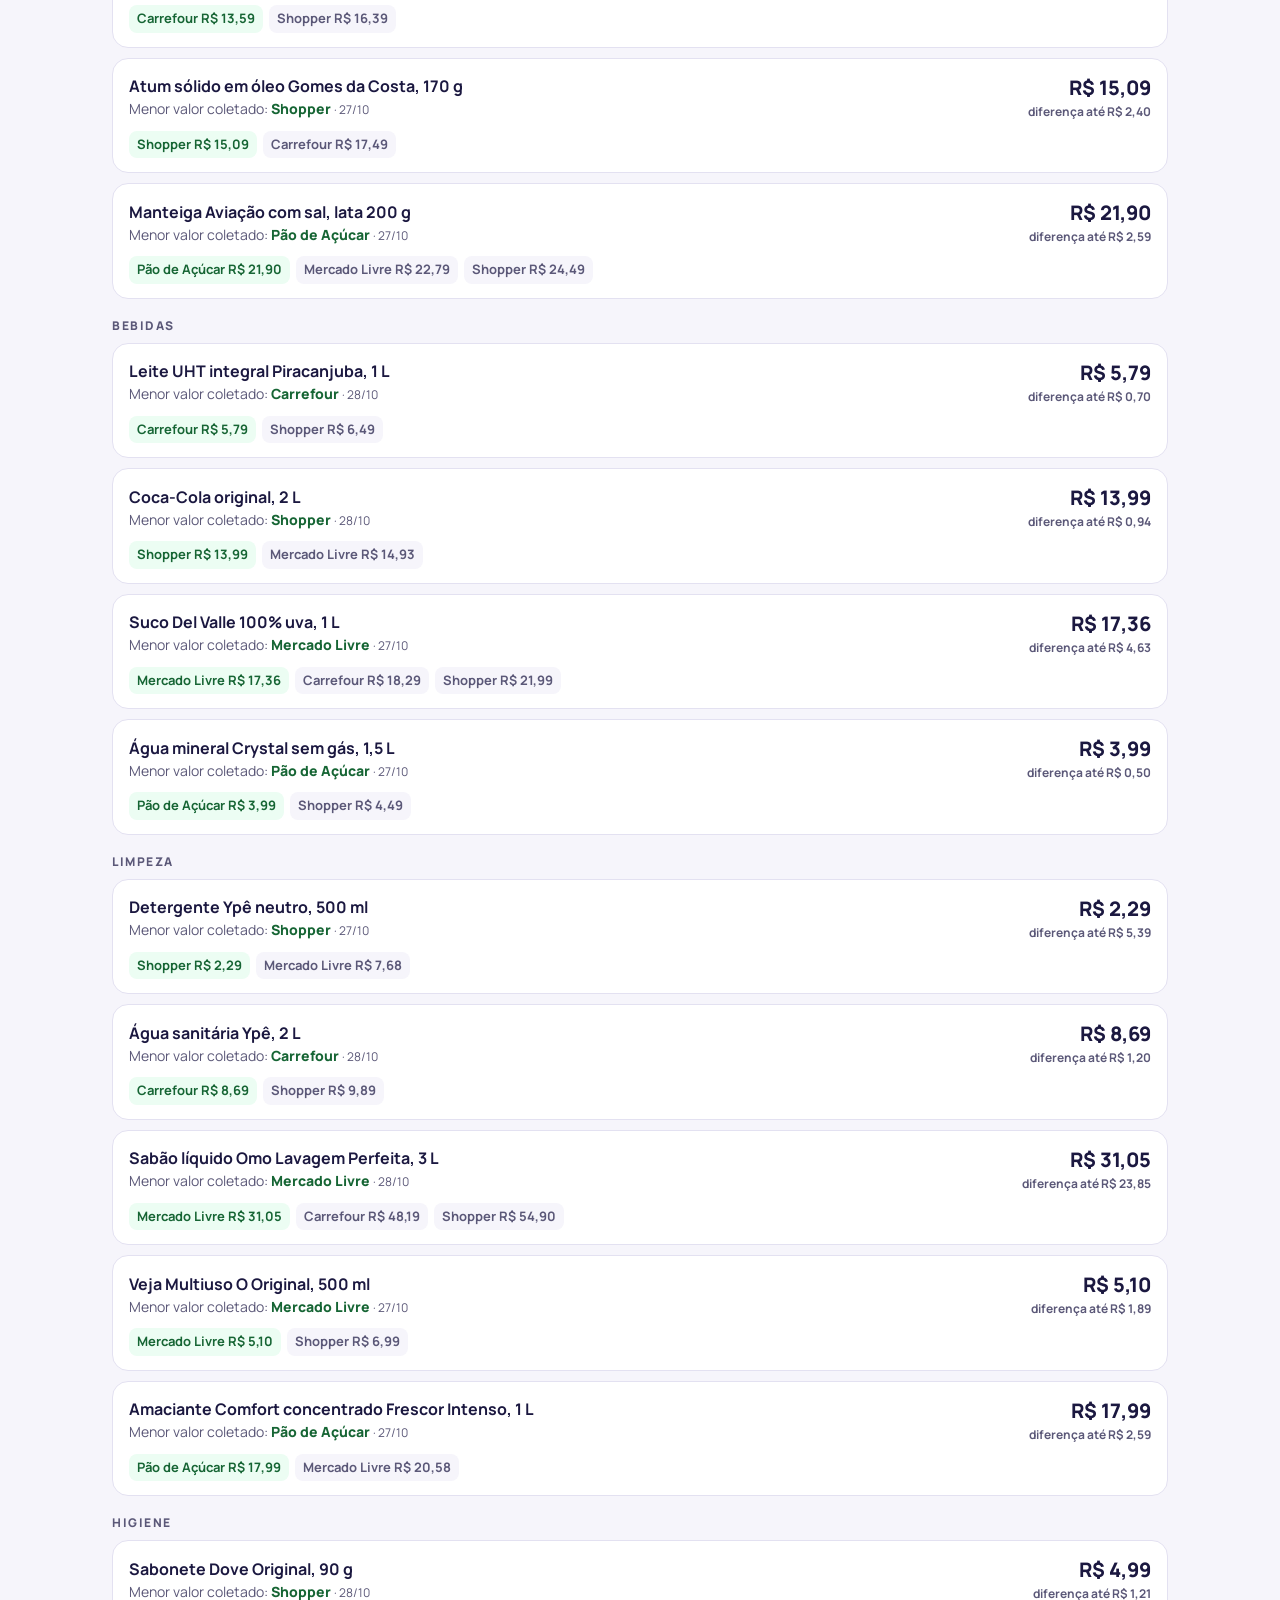
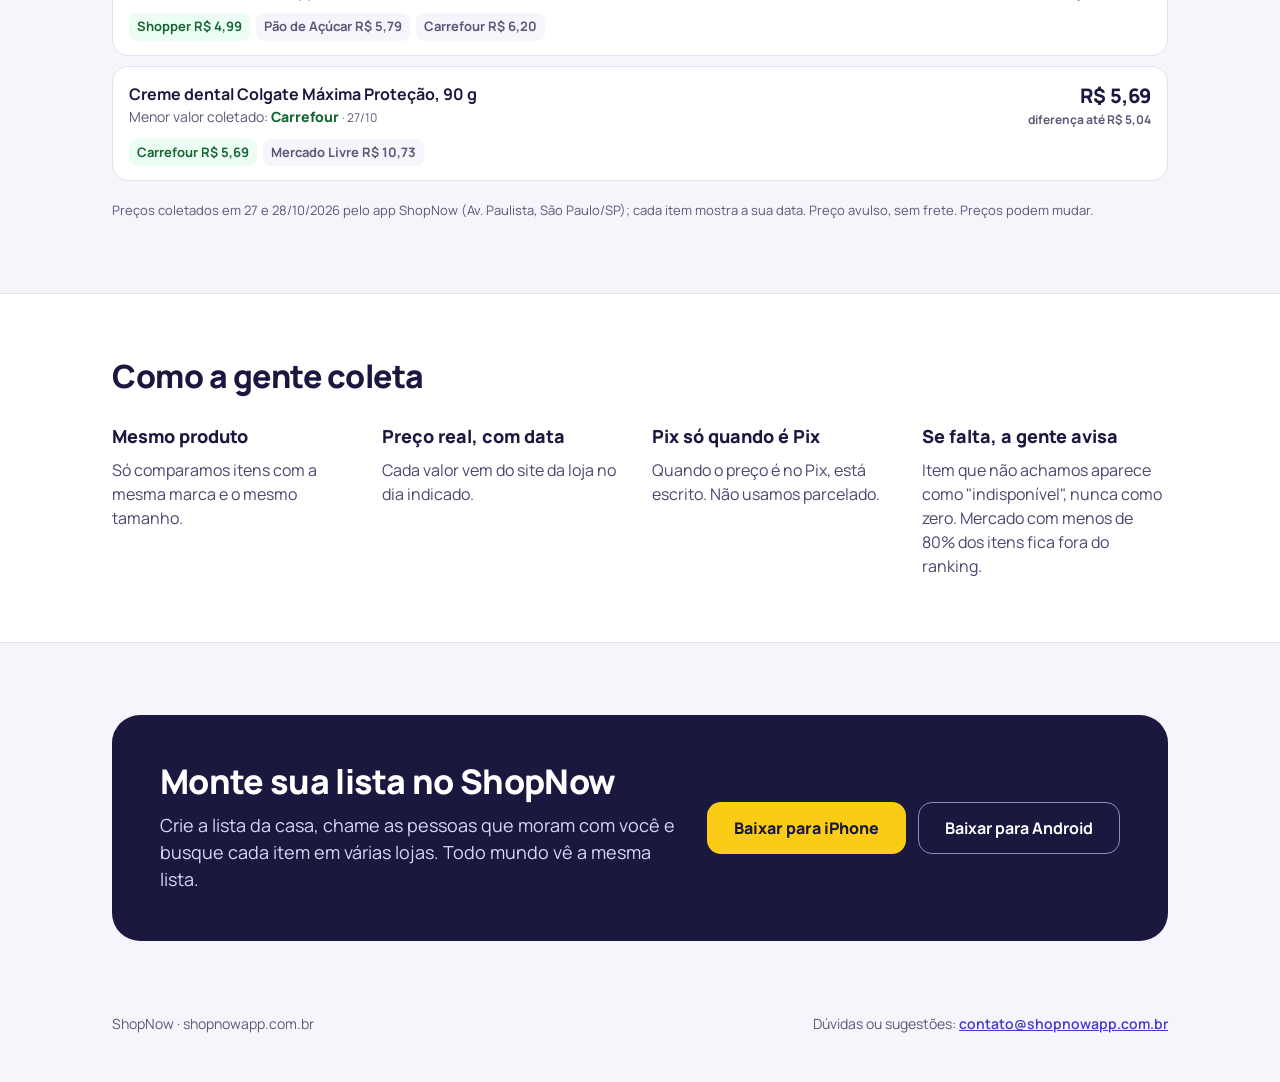
<file: menor-preco/arquivo/index.html>
<!doctype html>
<html lang="pt-BR">
<head>
<meta charset="utf-8">
<meta name="viewport" content="width=device-width, initial-scale=1">
<title>Coletas anteriores · ShopNow</title>
<meta name="description" content="Coletas de preços anteriores do ShopNow, por data.">
<meta property="og:title" content="Coletas anteriores · ShopNow">
<meta property="og:description" content="Coletas de preços anteriores do ShopNow, por data.">
<link rel="icon" href="[data-uri]">
<link rel="preconnect" href="https://fonts.googleapis.com">
<link rel="preconnect" href="https://fonts.gstatic.com" crossorigin>
<link href="https://fonts.googleapis.com/css2?family=Manrope:wght@400;500;600;700;800&display=swap" rel="stylesheet">
<style>
:root{--bg:#F6F5FB;--tx:#1B1840;--tx2:#4A4770;--tx3:#5B5878;--ac:#4338CA;--bd:#E3E1F1;--bd2:#CFCBEA;--soft:#EFEDFA;--track:#ECEAF7;--bar2:#9C97D6;--am:#FEF3C7;--amt:#7A4B00;--amb:#F3D58A;--yl:#FACC15;
 /* nomes usados pelas seções antigas */
 --ind:var(--ac);--dark:var(--tx);--light:var(--bg);--line:var(--bd);--muted:var(--tx3);--yel:#FFD15C;--green:#16A34A;--coral:#FF6B5B;--card:#fff}
*{box-sizing:border-box}
html{scroll-behavior:smooth}
body{margin:0;font-family:'Manrope',system-ui,sans-serif;background:var(--bg);color:var(--tx);line-height:1.5}
h1,h2,h3,p,ul{margin:0}
ul{padding:0;list-style:none}
a{color:inherit}
:focus-visible{outline:3px solid var(--ac);outline-offset:2px}
.w{max-width:1120px;margin:0 auto;padding:0 32px}
.sr{position:absolute;width:1px;height:1px;overflow:hidden;clip:rect(0 0 0 0);white-space:nowrap}
.sec{padding-bottom:72px;display:flex;flex-direction:column;gap:20px}
.sec>div>h2,.sec>h2,.h2{font-size:32px;font-weight:800;letter-spacing:-.015em;line-height:1.15}
.sub{color:var(--tx2);font-size:17px}
.num{font-variant-numeric:tabular-nums}
/* botões e links */
.btn{display:inline-flex;align-items:center;justify-content:center;gap:10px;min-height:52px;padding:0 26px;border-radius:14px;font-weight:700;font-size:16px;text-decoration:none;font-family:inherit;border:1.5px solid transparent;cursor:pointer}
.btn-p{background:var(--ac);color:#fff}
.btn-o{background:#fff;border-color:var(--bd2);color:var(--tx)}
.btn-s{min-height:44px;padding:0 20px;border-radius:12px;font-size:15px}
.lk{display:inline-flex;align-items:center;min-height:44px;color:var(--ac);font-weight:700;text-decoration:underline}
a:hover{opacity:.88}
/* topo */
.topbar{display:flex;align-items:center;justify-content:space-between;gap:16px;padding-top:20px;padding-bottom:20px}
.logo{min-height:44px;display:inline-flex;align-items:center;gap:10px;text-decoration:none;font-weight:800;font-size:22px;letter-spacing:-.01em}
.logo img{width:34px;height:34px;border-radius:9px}
.botoes{display:flex;flex-wrap:wrap;gap:12px;scroll-margin-top:16px}
/* pedido */
.pedido{background:var(--soft);border:1px solid #D9D5F2;border-radius:24px;padding:40px;display:flex;flex-wrap:wrap;gap:32px;align-items:flex-start}
.pedido>div{flex:1 1 340px;min-width:0;display:flex;flex-direction:column;gap:10px}
.pedido h2{font-size:28px;font-weight:800;letter-spacing:-.015em;line-height:1.15}
.pedido p{color:#3F3B66;font-size:17px}
.pedido form{flex:1 1 420px;min-width:0;display:flex;flex-direction:column;gap:12px}
.pedido label{font-weight:700;font-size:15px}
.pedido textarea{width:100%;padding:14px 16px;border-radius:14px;border:1.5px solid var(--bd2);background:#fff;font:inherit;font-size:16px;color:var(--tx);resize:vertical}
.pedido .nota{font-size:13px;color:var(--tx3)}
.pedido .acao{display:flex;justify-content:space-between;align-items:center;gap:12px;flex-wrap:wrap}
.pedido .acao .btn{min-height:48px;padding:0 24px;border-radius:12px}
#pedido-msg{font-size:14px;font-weight:700;color:#B42318;min-height:1.4em}
/* como coleta */
.coleta{background:#fff;border-top:1px solid var(--bd);border-bottom:1px solid var(--bd);margin-bottom:0}
.coleta .w{padding-top:64px;padding-bottom:64px;display:flex;flex-direction:column;gap:28px}
.pts{display:grid;grid-template-columns:repeat(auto-fit,minmax(min(100%,230px),1fr));gap:24px}
.pts h3{font-size:18px;font-weight:800;margin-bottom:8px}
.pts p{color:var(--tx2);font-size:16px}
/* chamada final */
.final{background:var(--tx);color:#fff;border-radius:28px;padding:48px;display:flex;flex-wrap:wrap;gap:32px;align-items:center;justify-content:space-between}
.final>div:first-child{flex:1 1 420px;min-width:0;display:flex;flex-direction:column;gap:12px}
.final h2{font-size:34px;font-weight:800;letter-spacing:-.02em;line-height:1.1}
.final p{font-size:18px;color:#D9D6F5;max-width:32em}
.final .botoes{gap:12px}
.final .btn-y{background:var(--yl);color:var(--tx);font-weight:800}
.final .btn-l{border-color:#8F8BC9;color:#fff}
footer.w{display:flex;justify-content:space-between;gap:16px;flex-wrap:wrap;font-size:14px;color:var(--tx3);padding-bottom:48px}
footer a{color:var(--ac);font-weight:600}
/* presentes e coletas anteriores (conteúdo antigo, mesma lógica) */
.pres{background:#fff;border:1.5px solid var(--ac);border-radius:20px;padding:24px 20px}
.pres h2{font-size:22px;font-weight:800;margin-bottom:4px}
.pres .psub{font-size:14px;color:var(--tx3);margin-bottom:14px}
.pcard{border:1px solid var(--bd);border-radius:16px;padding:14px 14px 10px;background:var(--bg)}
.pcard+.pcard{margin-top:12px}
.pcard h3{font-size:18px;font-weight:800;line-height:1.2}
.pcard .pmod{font-size:13px;color:var(--tx3);margin-top:2px}
.pcard .pnota{font-size:13px;color:var(--tx3);margin-top:6px}
.plj{display:grid;grid-template-columns:1fr auto;gap:2px 12px;align-items:center;background:#fff;border:1px solid var(--bd);border-radius:12px;padding:10px 12px;margin-top:10px}
.plj.min{border:2px solid var(--green);background:#ECFDF3}
.plj .pl{font-weight:800;font-size:15px}
.plj .pv{grid-column:1;font-size:12px;color:var(--tx3);font-weight:400}
.plj .pp{grid-column:2;grid-row:1/3;text-align:right;font-weight:700;font-size:18px;white-space:nowrap}
.plj .pp small{display:block;font-size:12px;font-weight:700;color:var(--tx3)}
.plj.min .pp{font-weight:800;color:#166534}
.plj .pb{grid-column:1/-1;display:flex;align-items:center;justify-content:center;min-height:44px;text-align:center;text-decoration:none;font-weight:800;font-size:15px;border-radius:10px;background:var(--ac);color:#fff;margin-top:8px}
.pres .pfoot,.pres .pafil{font-size:12px;color:var(--tx3);margin-top:12px}
.ant{display:flex;flex-direction:column;gap:20px}
.ant .dataant{display:inline-block;align-self:flex-start;padding:6px 14px;border-radius:999px;background:var(--yl);color:var(--tx);font-weight:800;font-size:14px}
.ant .hero2{background:var(--tx);border-radius:18px;padding:18px 20px;display:flex;flex-direction:column;gap:4px;color:#fff}
.ant .hero2 b{font-size:clamp(28px,8vw,40px);font-weight:800;color:var(--yel);line-height:1}
.ant .hero2 small{font-size:14px}
.ant .cat{font-size:12px;font-weight:800;letter-spacing:1.5px;color:var(--tx3);margin:18px 0 8px}
.ant .item{background:#fff;border:1px solid var(--bd);border-radius:16px;padding:14px 16px;display:grid;grid-template-columns:1fr auto;gap:6px 12px;align-items:center}
.ant .item+.item{margin-top:10px}
.ant .nm{font-weight:700;font-size:16px}
.ant .where{font-size:14px;color:var(--tx3)}
.ant .where strong{color:#166534;font-weight:800}
.ant .pr{font-weight:800;font-size:20px;text-align:right;white-space:nowrap}
.ant .save{font-size:12px;font-weight:700;color:var(--tx3);text-align:right}
.ant .prs{grid-column:1/-1;display:flex;flex-wrap:wrap;gap:6px;margin-top:4px}
.ant .prs span{font-size:13px;font-weight:700;background:var(--bg);border-radius:8px;padding:4px 8px;color:var(--tx3)}
.ant .prs span.min{background:#ECFDF3;color:#166534}
.ant .dt{font-size:12px;color:var(--tx3)}
.ant .filt{display:flex;gap:8px;overflow-x:auto;padding:2px 0 10px;scrollbar-width:none}
.ant .filt::-webkit-scrollbar{display:none}
.ant .filt button{flex:none;min-height:44px;font:inherit;font-size:14px;font-weight:800;border:1.5px solid var(--bd);background:#fff;color:var(--tx);border-radius:999px;padding:8px 16px;cursor:pointer}
.ant .filt button.on{background:var(--ac);border-color:var(--ac);color:#fff}
.ant .fnote{font-size:13px;color:var(--tx3);margin-bottom:6px}
.ant h3.h3a{font-size:22px;font-weight:800}
.mlbox{background:var(--yel);border-radius:20px;padding:20px;display:flex;flex-direction:column;gap:10px}
.mlbox ul{padding-left:18px;font-weight:700;list-style:disc}
.mlbox a{display:flex;align-items:center;justify-content:center;min-height:48px;text-align:center;text-decoration:none;font-weight:800;padding:12px;border-radius:12px;background:var(--tx);color:#fff}
#ml-baratos .mlbox>h2{font-size:26px;font-weight:800;letter-spacing:-.015em;line-height:1.15}
.mlsub{font-size:15px}
.mlbox .mllista{list-style:none;padding:0;display:flex;flex-direction:column}
.mllista li{display:flex;justify-content:space-between;align-items:flex-start;gap:12px;padding:10px 0;border-bottom:1px solid rgba(27,24,64,.18);font-weight:600}
.mllista b{font-weight:800;white-space:nowrap;font-variant-numeric:tabular-nums}
@media (max-width:640px){#ml-baratos .mlbox>h2{font-size:22px}}
.ant .rod{font-size:13px;color:var(--tx3)}
@media (max-width:640px){
 .w{padding:0 16px}
 .topbar{padding-top:14px;padding-bottom:14px}
 .logo{font-size:20px}
 .botoes .btn{flex:1 1 100%}
 .sec{padding-bottom:28px}
 .sec>div>h2,.sec>h2,.h2{font-size:24px}
 .sub{font-size:15px}
 .pedido{padding:20px;border-radius:20px;gap:16px}
 .pedido h2{font-size:22px}
 .pedido p{font-size:15px}
 .pedido .acao{flex-direction:column;align-items:stretch}
 .pedido .acao .btn{min-height:52px;border-radius:14px}
 .coleta .w{padding-top:28px;padding-bottom:28px;gap:16px}
 .pts{gap:16px}
 .pts h3{font-size:16px;margin-bottom:2px}
 .pts p{font-size:15px}
 .final{padding:24px;border-radius:22px;gap:14px}
 .final h2{font-size:26px}
 .final p{font-size:16px}
 .final .botoes .btn{flex:1 1 100%}
 .final-w{padding-top:28px;padding-bottom:28px}
}
.final-w{padding-top:72px;padding-bottom:72px}

/* Cesta de Sexta */
.topo{padding-top:32px;padding-bottom:36px;display:flex;flex-wrap:wrap;gap:40px;align-items:flex-start}
.topo-tx{flex:1 1 380px;min-width:0;display:flex;flex-direction:column;gap:14px}
.eyebrow{font-size:14px;font-weight:700;letter-spacing:.08em;text-transform:uppercase;color:var(--ac)}
h1{font-size:clamp(38px,5.4vw,60px);line-height:1.04;font-weight:800;letter-spacing:-.025em}
.apoio{font-size:19px;color:var(--tx2);max-width:30em}
.cs-hero{flex:1 1 420px;min-width:0;background:#fff;border:1px solid var(--bd);border-radius:22px;padding:24px;box-shadow:0 10px 36px rgba(27,24,64,.08);display:flex;flex-direction:column;gap:10px}
.cs-rot{font-size:13px;font-weight:700;letter-spacing:.06em;text-transform:uppercase;color:var(--ac)}
.cs-nome{font-size:28px;font-weight:800;letter-spacing:-.01em;line-height:1.15}
.cs-tot{font-size:clamp(42px,10vw,60px);font-weight:800;letter-spacing:-.025em;line-height:1.05;font-variant-numeric:tabular-nums}
.cs-frase{font-size:16px;color:var(--tx2)}
.cs-quando{font-size:14px;color:var(--tx3)}
.cs-hero .btn{align-self:flex-start;margin-top:6px}
.cs-aviso{background:var(--am);color:var(--amt);border:1px solid var(--amb);border-radius:12px;padding:12px 14px;font-size:15px;font-weight:600}
.cs-erro{font-size:13px;color:#B42318;background:#FEF3F2;border-radius:8px;padding:8px 10px;margin-top:6px}
.cs-abas{display:flex;gap:8px;max-width:520px}
.cs-aba{flex:1;min-height:48px;font:inherit;font-size:15px;font-weight:800;letter-spacing:.06em;border:1.5px solid var(--bd2);background:#fff;color:var(--tx);border-radius:12px;padding:0 16px;cursor:pointer}
.cs-aba[aria-selected=true]{background:var(--ac);border-color:var(--ac);color:#fff}
.sec[hidden],.cs-abas[hidden]{display:none}
.cs-sub{font-size:15px;color:var(--tx3)}
.cs-lista{display:grid;grid-template-columns:repeat(auto-fit,minmax(min(100%,340px),1fr));gap:16px;align-items:start}
.cs-m{background:#fff;border:1px solid var(--bd);border-radius:20px;padding:18px;display:flex;flex-direction:column;gap:12px;min-width:0}
.cs-m.top{border:2px solid var(--ac)}
.cs-mh{display:flex;align-items:center;gap:12px}
.cs-pos{flex:none;width:32px;height:32px;border-radius:50%;background:var(--soft);color:var(--ac);font-weight:800;display:flex;align-items:center;justify-content:center;font-size:15px}
.cs-m.top .cs-pos{background:var(--ac);color:#fff}
.cs-mn{flex:1;min-width:0}
.cs-mn h3{font-size:19px;font-weight:800;line-height:1.2}
.cs-mn small{display:block;font-size:13px;color:var(--tx3)}
.cs-mv{font-size:22px;font-weight:800;font-variant-numeric:tabular-nums;white-space:nowrap}
.cs-trilho{height:10px;border-radius:5px;background:var(--track)}
.cs-fill{height:10px;border-radius:5px;background:var(--bar2)}
.cs-m.top .cs-fill{background:var(--ac)}
.cs-tag{display:inline-block;padding:2px 10px;border-radius:999px;background:var(--soft);color:var(--tx2);font-size:12px;font-weight:700;border:1px solid var(--bd2)}
.cs-nota{font-size:14px;color:var(--tx3)}
.cs-ac{display:flex;flex-direction:column;gap:6px}
.cs-ac .btn{width:100%}
.cs-onde small{font-weight:500;font-size:13px;opacity:.9}
.cs-det summary{min-height:44px;display:flex;align-items:center;font-weight:700;color:var(--ac);cursor:pointer;list-style:none}
.cs-det summary::-webkit-details-marker{display:none}
.cs-det summary::after{content:"";width:8px;height:8px;border-right:2px solid var(--ac);border-bottom:2px solid var(--ac);transform:rotate(45deg);margin:-4px 0 0 10px}
.cs-det[open] summary::after{transform:rotate(-135deg);margin-top:4px}
.cs-itens{border-top:1px solid var(--track)}
.cs-itens li{display:flex;justify-content:space-between;align-items:flex-start;gap:12px;padding:10px 0;border-bottom:1px solid var(--track);font-size:15px}
.cs-itens .in{min-width:0}
.cs-itens .ip{text-align:right;font-weight:700;font-variant-numeric:tabular-nums;white-space:nowrap}
.cs-itens .ip small{display:block;font-size:12px;font-weight:500;color:var(--tx3);white-space:normal}
.cs-itens .indisp{color:var(--tx3);font-style:italic;font-weight:600}
.pi-cat{border:1px solid var(--track);border-radius:16px;background:var(--card, #fff);margin-top:12px;padding:0 16px}
.pi-cat summary{min-height:56px;display:flex;align-items:center;justify-content:space-between;gap:12px;cursor:pointer;list-style:none;padding:8px 0}
.pi-cat summary::-webkit-details-marker{display:none}
.pi-cat summary::after{content:"";flex:none;width:8px;height:8px;border-right:2px solid var(--ac);border-bottom:2px solid var(--ac);transform:rotate(45deg);margin:-4px 0 0 4px}
.pi-cat[open] summary::after{transform:rotate(-135deg);margin-top:4px}
.pi-ct{min-width:0;flex:1}
.pi-ct b{display:block;font-size:17px;font-weight:800}
.pi-ct small{display:block;font-size:13px;color:var(--tx3)}
.pi-lista{border-top:1px solid var(--track)}
.pi-lista li{padding:12px 0;border-bottom:1px solid var(--track)}
.pi-lista li:last-child{border-bottom:0}
.pi-l1{display:flex;justify-content:space-between;align-items:flex-start;gap:12px;font-size:15px}
.pi-l1 .pv{text-align:right;font-weight:700;font-variant-numeric:tabular-nums;white-space:nowrap}
.pi-l2{display:block;margin-top:2px;font-size:13px;color:var(--tx3)}
.pi-l2 em{font-style:normal;color:var(--ac);font-weight:700}
.cs-inc-t{font-size:18px;font-weight:800;margin-top:8px}
@media (max-width:640px){
 .topo{padding-top:12px;padding-bottom:20px;gap:20px}
 .topo-tx{flex-basis:100%;gap:10px}
 .eyebrow{font-size:12px}
 h1{font-size:34px}
 .apoio{font-size:16px}
 .cs-hero{flex-basis:100%;padding:20px;border-radius:20px}
 .cs-nome{font-size:24px}
 .cs-hero .btn{align-self:stretch}
 .cs-abas{max-width:none}
}
.arq-nav{display:flex;flex-wrap:wrap;gap:8px}
.arq-nav a{min-height:44px;display:inline-flex;align-items:center;padding:0 16px;border:1px solid var(--bd2);border-radius:999px;background:#fff;font-weight:700;font-size:15px;text-decoration:none;color:var(--ac)}
.eyebrow a{color:var(--ac);text-decoration:none;font-weight:700}
/* semana atual */
.sm-dest{display:flex;flex-direction:column;gap:14px}
.sm-par{display:grid;grid-template-columns:1fr auto 1fr;align-items:end;gap:12px}
.sm-par .x{font-size:22px;font-weight:800;color:var(--tx3);padding-bottom:6px}
.sm-par div{display:flex;flex-direction:column;gap:2px;min-width:0}
.sm-par small{font-size:14px;font-weight:700;color:var(--tx2)}
.sm-par b{font-size:clamp(26px,8vw,36px);font-weight:800;letter-spacing:-.02em;line-height:1.05;font-variant-numeric:tabular-nums}
.sm-par div:last-child{text-align:right}
.sm-cats{display:flex;flex-direction:column;gap:16px}
.sm-cat{background:#fff;border:1px solid var(--bd);border-radius:20px;padding:20px;display:flex;flex-direction:column;gap:14px}
.sm-cat h3{font-size:22px;font-weight:800;letter-spacing:-.01em}
.sm-cols{display:grid;grid-template-columns:1fr;gap:16px}
.sm-col h4{font-size:12px;font-weight:800;letter-spacing:.1em;text-transform:uppercase;color:var(--tx3);margin-bottom:6px}
.sm-rk{list-style:none;padding:0;margin:0}
.sm-cat details ul{margin:0}
.sm-rk li{display:flex;justify-content:space-between;align-items:center;gap:12px;padding:10px 0;border-bottom:1px solid var(--track);font-size:16px;font-variant-numeric:tabular-nums}
.sm-rk li:last-child{border-bottom:0}
.sm-rk li b{font-weight:800;white-space:nowrap}
.sm-rk li.top span{font-weight:800}
.sm-rk li.top b{color:#166534}
.sm-nada{font-size:15px;color:var(--tx3);padding:10px 0}
.sm-cat details summary{min-height:44px;display:flex;align-items:center;font-weight:700;font-size:15px;color:var(--ac);cursor:pointer}
.sm-cat details ul{list-style:disc;padding-left:20px;color:var(--tx2);font-size:15px}
.sm-rodape{font-size:14px;color:var(--tx3);max-width:44em}
.sm-aviso{background:var(--am);color:var(--amt);border:1px solid var(--amb);border-radius:12px;padding:10px 14px;font-size:14px;font-weight:700}
#mercado-livre .mlbox>h2{font-size:26px;font-weight:800;letter-spacing:-.015em;line-height:1.15}
#mercado-livre{scroll-margin-top:16px}
.sm-col details{margin-top:4px}
.mlbox .mllista a.sm-mli{display:flex;justify-content:space-between;align-items:flex-start;gap:12px;background:none;color:inherit;min-height:44px;padding:0;border-radius:0;font-weight:inherit;text-decoration:none;width:100%;text-align:left}
.mllista li:has(a.sm-mli){padding:0}
.mllista a.sm-mli{padding:10px 0}
.sm-caiu{list-style:none;padding:0;margin:0;display:flex;flex-direction:column;background:#fff;border:1px solid var(--bd);border-radius:20px;padding:6px 20px}
.sm-caiu li{display:flex;flex-direction:column;gap:2px;padding:12px 0;border-bottom:1px solid var(--track);font-size:16px;font-weight:700}
.sm-caiu li:last-child{border-bottom:0}
.sm-caiu small{font-size:15px;font-weight:600;color:var(--tx2);font-variant-numeric:tabular-nums}
.sm-caiu small b{color:#166534;font-weight:800}
@media (min-width:720px){.sm-cols{grid-template-columns:1fr 1fr;gap:32px}}
@media (max-width:640px){#mercado-livre .mlbox>h2{font-size:22px}}
</style>
</head>
<body>
<header class="w topbar">
  <a class="logo" href="#topo"><img src="[data-uri]" alt="" width="34" height="34">ShopNow</a>
</header>

<main>
<section id="topo" class="w topo" aria-labelledby="h1">
  <div class="topo-tx">
    <p class="eyebrow"><a href="../">← Semana atual</a></p>
    <h1 id="h1">Coletas anteriores</h1>
  </div>
  <nav class="arq-nav" aria-label="Coletas por data">
    <a href="#semana-17">17/11 · Cesta de Sexta</a>
    <a href="#cesta-11">11/11 · Cesta de Sexta</a>
    <a href="#presentes">30/10 a 02/11 · Presentes</a>
    <a href="#anteriores">27 e 28/10 · Preços da semana</a>
  </nav>
</section>

<section id="semana-17" class="w sec" aria-labelledby="s17-t" hidden>
  <h2 id="s17-t" class="h2">Cesta de Sexta · coleta de 17/11</h2>
  <p class="eyebrow" id="s17-eyebrow"></p>
  <div class="cs-hero sm-dest" id="s17-destaque"></div>
  <h3 class="cs-inc-t" style="margin-top:8px">Menor total por categoria</h3>
  <div class="sm-cats" id="s17-cats"></div>
  <div class="mlbox" style="margin-top:8px"><h3 id="s17-mlt" style="font-size:20px;font-weight:800;line-height:1.2"></h3><ul class="mllista" id="s17-ml"></ul><a data-mercado="mercadolivre" id="s17-ml-link" href="https://meli.la/1vTcrqP" target="_blank" rel="sponsored noopener">Ver cesta no Mercado Livre</a></div>
  <p class="sm-rodape" id="s17-rodape"></p>
</section>

<section id="cesta-11" class="w sec" aria-labelledby="c11-t">
  <h2 id="c11-t" class="h2">Cesta de Sexta · coleta de 11/11</h2>
  <div class="cs-hero" id="cs-hero" aria-live="polite"><p class="cs-frase">Carregando a Cesta de Sexta de 11/11…</p></div>
</section>

<section id="cesta" class="w sec" aria-label="Ranking da Cesta de Sexta" hidden>
  <div class="cs-abas" id="cs-abas" role="tablist" aria-label="Tipo de mercado"></div>
  <div id="cs-painel" role="tabpanel" tabindex="-1"></div>
</section>

<section id="por-item" class="w sec" aria-labelledby="pi-t" hidden>
  <h2 id="pi-t" class="cs-inc-t">Item por item</h2>
  <p class="cs-sub" id="pi-sub"></p>
  <div id="pi-lista"></div>
</section>

<section id="ml-baratos" class="w sec" aria-labelledby="mlb-t">
  <div class="mlbox">
    <h2 id="mlb-t">Itens com menor valor no Mercado Livre · coletado em 11/11</h2>
    <p class="mlsub">Os 5 itens em que o Mercado Livre teve o menor valor entre Carrefour, Pão de Açúcar, Shopper e Mercado Livre. Vendedor parceiro, preço à vista.</p>
    <ul class="mllista"><li><span>Limpador Veja Multiuso Gold 500 ml</span><b>R$ 4,95</b></li><li><span>Feijão carioca Camil 1 kg</span><b>R$ 8,99</b></li><li><span>Papel higiênico Neve Toque da Seda 12 rolos</span><b>R$ 23,50</b></li><li><span>Azeite Gallo extravirgem 500 ml</span><b>R$ 25,90</b></li><li><span>Sabão líquido Omo Lavagem Perfeita 3 L</span><b>R$ 32,66</b></li></ul>
    <a data-mercado="mercadolivre" href="https://meli.la/1vTcrqP" target="_blank" rel="sponsored noopener">Ver esses itens no Mercado Livre</a>
  </div>
</section>

<section class="w sec" id="presentes" aria-labelledby="ptit">
  <div class="pres">
    <h2 id="ptit"></h2>
    <p class="psub">Produtos para presente, no Pix, direto nas lojas.</p>
    <div id="pcards"></div>
    <p class="pfoot" id="pfoot"></p>
    <p class="pafil" id="pafil" hidden></p>
  </div>
</section>

<section class="w sec ant" id="anteriores" aria-labelledby="ant-t">
  <h2 id="ant-t" class="h2">Preços da semana</h2>
  <p class="dataant">PREÇOS DA SEMANA · coleta de 27 e 28/10</p>
  <p class="sub" id="lead"></p>
  <div class="hero2"><b id="heroNum"></b><small id="heroTxt"></small></div>
  <div>
    <h3 class="h3a">Preço de cada item por mercado</h3>
    <div class="filt" id="filt" role="tablist" aria-label="Filtrar por mercado"></div>
    <p class="fnote" id="fnote"></p>
    <div id="items"></div>
  </div>
  <p class="rod" id="coleta"></p>
</section>
</main>

<section class="coleta" aria-labelledby="col-t">
  <div class="w">
    <h2 class="h2" id="col-t">Como a gente coleta</h2>
    <div class="pts">
      <div><h3>Mesmo produto</h3><p>Só comparamos itens com a mesma marca e o mesmo tamanho.</p></div>
      <div><h3>Preço real, com data</h3><p>Cada valor vem do site da loja no dia indicado.</p></div>
      <div><h3>Pix só quando é Pix</h3><p>Quando o preço é no Pix, está escrito. Não usamos parcelado.</p></div>
      <div><h3>Se falta, a gente avisa</h3><p>Item que não achamos aparece como "indisponível", nunca como zero. Mercado com menos de 80% dos itens fica fora do ranking.</p></div>
    </div>
  </div>
</section>

<section class="w final-w" aria-labelledby="fim-t">
  <div class="final">
    <div>
      <h2 id="fim-t">Monte sua lista no ShopNow</h2>
      <p>Crie a lista da casa, chame as pessoas que moram com você e busque cada item em várias lojas. Todo mundo vê a mesma lista.</p>
    </div>
    <div class="botoes">
      <a class="btn btn-y" data-loja="ios" href="https://shopnowapp.com.br/baixar/?c=site">Baixar para iPhone</a>
      <a class="btn btn-l" data-loja="android" href="https://shopnowapp.com.br/baixar/?c=site">Baixar para Android</a>
    </div>
  </div>
</section>

<footer class="w">
  <span>ShopNow · shopnowapp.com.br</span>
  <span>Dúvidas ou sugestões: <a href="mailto:contato@shopnowapp.com.br">contato@shopnowapp.com.br</a></span>
</footer>

<script>
const DATA = {
 "versao": 3,
 "campanha": "Cesta ShopNow v1 — item a item",
 "data_coleta": "2026-10-27 e 2026-10-28",
 "horario_coleta": {
  "2026-10-27": {
   "inicio": "21:25",
   "fim": "09:46 de 28/10"
  },
  "2026-10-28": {
   "inicio": "18:36",
   "fim": "19:53"
  },
  "fuso": "America/Sao_Paulo"
 },
 "regiao": "Av. Paulista, São Paulo/SP",
 "fonte": "app ShopNow",
 "texto_na_tela": "Preços de 27 e 28/10/2026 (cada item mostra a sua data)",
 "observacao_precos": "Preço final avulso, sem frete e sem clube/assinatura. Cada item tem data_coleta. Itens de 28/10 têm print; itens de 27/10 não têm print. Preços marcados publicavel=false ficam fora da comparação.",
 "status_possiveis": {
  "ok": "produto exato com preço",
  "sem_estoque": "sem estoque na loja selecionada",
  "nao_encontrado": "produto exato não apareceu (só kit, pack ou outro tamanho)"
 },
 "mercados": [
  {
   "id": "carrefour",
   "nome": "Carrefour"
  },
  {
   "id": "mercadolivre",
   "nome": "Mercado Livre"
  },
  {
   "id": "paodeacucar",
   "nome": "Pão de Açúcar"
  },
  {
   "id": "shopper",
   "nome": "Shopper"
  }
 ],
 "itens": [
  {
   "id": "arroz-camil-tipo1-5kg",
   "nome": "Arroz branco Camil tipo 1, 5 kg",
   "categoria": "alimentos",
   "unidade_medida": "kg",
   "data_coleta": "2026-10-27",
   "precos": {
    "carrefour": {
     "status": "nao_encontrado",
     "obs": "só pacote de 1 kg"
    },
    "mercadolivre": {
     "status": "ok",
     "preco": 28.48,
     "preco_por_unidade": 5.7,
     "print": false,
     "publicavel": true
    },
    "paodeacucar": {
     "status": "sem_estoque"
    },
    "shopper": {
     "status": "ok",
     "preco": 34.9,
     "preco_por_unidade": 6.98,
     "print": false,
     "publicavel": true
    }
   },
   "comparavel": true,
   "menor_preco": {
    "mercado": "mercadolivre",
    "preco": 28.48
   },
   "maior_preco": {
    "mercado": "shopper",
    "preco": 34.9
   },
   "diferenca": {
    "valor": 6.42,
    "percentual": 22.5
   },
   "ordem": 1
  },
  {
   "id": "feijao-carioca-camil-1kg",
   "nome": "Feijão carioca Camil, 1 kg",
   "categoria": "alimentos",
   "unidade_medida": "kg",
   "precos": {
    "carrefour": {
     "status": "ok",
     "preco": 9.39,
     "preco_por_unidade": 9.39,
     "print": true,
     "publicavel": true
    },
    "mercadolivre": {
     "status": "ok",
     "preco": 8.69,
     "preco_por_unidade": 8.69,
     "print": true,
     "publicavel": true
    },
    "paodeacucar": {
     "status": "ok",
     "preco": 10.49,
     "preco_por_unidade": 10.49,
     "print": true,
     "publicavel": true
    },
    "shopper": {
     "status": "ok",
     "preco": 10.99,
     "preco_por_unidade": 10.99,
     "print": true,
     "publicavel": true
    }
   },
   "comparavel": true,
   "menor_preco": {
    "mercado": "mercadolivre",
    "preco": 8.69
   },
   "maior_preco": {
    "mercado": "shopper",
    "preco": 10.99
   },
   "diferenca": {
    "valor": 2.3,
    "percentual": 26.5
   },
   "data_coleta": "2026-10-28",
   "ordem": 2
  },
  {
   "id": "leite-piracanjuba-integral-1l",
   "nome": "Leite UHT integral Piracanjuba, 1 L",
   "categoria": "bebidas",
   "unidade_medida": "L",
   "precos": {
    "carrefour": {
     "status": "ok",
     "preco": 5.79,
     "preco_por_unidade": 5.79,
     "print": true,
     "publicavel": true
    },
    "mercadolivre": {
     "status": "ok",
     "preco": 9.5,
     "preco_por_unidade": 9.5,
     "print": false,
     "publicavel": false,
     "obs": "preço da sessão do app, sem print"
    },
    "paodeacucar": {
     "status": "sem_estoque"
    },
    "shopper": {
     "status": "ok",
     "preco": 6.49,
     "preco_por_unidade": 6.49,
     "print": true,
     "publicavel": true
    }
   },
   "comparavel": true,
   "menor_preco": {
    "mercado": "carrefour",
    "preco": 5.79
   },
   "maior_preco": {
    "mercado": "shopper",
    "preco": 6.49
   },
   "diferenca": {
    "valor": 0.7,
    "percentual": 12.1
   },
   "data_coleta": "2026-10-28",
   "ordem": 3
  },
  {
   "id": "cafe-3coracoes-tradicional-500g",
   "nome": "Café 3 Corações Tradicional a vácuo, 500 g",
   "categoria": "alimentos",
   "unidade_medida": "kg",
   "precos": {
    "carrefour": {
     "status": "ok",
     "preco": 26.29,
     "preco_por_unidade": 52.58,
     "print": true,
     "publicavel": true
    },
    "mercadolivre": {
     "status": "ok",
     "preco": 36.99,
     "preco_por_unidade": 73.98,
     "print": false,
     "publicavel": false,
     "obs": "preço da sessão do app, sem print"
    },
    "paodeacucar": {
     "status": "ok",
     "preco": 24.79,
     "preco_por_unidade": 49.58,
     "print": true,
     "publicavel": true
    },
    "shopper": {
     "status": "ok",
     "preco": 25.19,
     "preco_por_unidade": 50.38,
     "print": true,
     "publicavel": true
    }
   },
   "comparavel": true,
   "menor_preco": {
    "mercado": "paodeacucar",
    "preco": 24.79
   },
   "maior_preco": {
    "mercado": "carrefour",
    "preco": 26.29
   },
   "diferenca": {
    "valor": 1.5,
    "percentual": 6.1
   },
   "data_coleta": "2026-10-28",
   "ordem": 4
  },
  {
   "id": "papel-neve-toque-seda-12x30m",
   "nome": "Papel higiênico Neve Toque da Seda folha dupla, 12 rolos de 30 m",
   "categoria": "higiene",
   "unidade_medida": "m",
   "precos": {
    "carrefour": {
     "status": "ok",
     "preco": 31.49,
     "preco_por_unidade": 0.0875,
     "print": true,
     "publicavel": true,
     "obs": "leve 12 pague 11"
    },
    "mercadolivre": {
     "status": "ok",
     "preco": 31.68,
     "preco_por_unidade": 0.088,
     "print": false,
     "publicavel": false,
     "obs": "preço da sessão do app, sem print"
    },
    "paodeacucar": {
     "status": "ok",
     "preco": 29.99,
     "preco_por_unidade": 0.0833,
     "print": false,
     "publicavel": false,
     "obs": "preço da sessão do app, sem print"
    },
    "shopper": {
     "status": "nao_encontrado",
     "obs": "só pacote de 16 rolos"
    }
   },
   "comparavel": false,
   "historico": [
    {
     "data": "2026-10-27",
     "mercado": "carrefour",
     "preco": 17.89,
     "print": true
    },
    {
     "data": "2026-10-28",
     "mercado": "carrefour",
     "preco": 31.49,
     "print": true
    }
   ],
   "data_coleta": "2026-10-28",
   "ordem": 5
  },
  {
   "id": "ovos-brancos-grandes-20",
   "nome": "Ovos brancos grandes, 20 unidades (marca pode variar)",
   "categoria": "alimentos",
   "unidade_medida": "ovo",
   "data_coleta": "2026-10-27",
   "precos": {
    "carrefour": {
     "status": "ok",
     "preco": 13.59,
     "preco_por_unidade": 0.68,
     "print": false,
     "publicavel": true,
     "obs": "Planalto"
    },
    "mercadolivre": {
     "status": "ok",
     "preco": 20.0,
     "preco_por_unidade": 1.0,
     "print": false,
     "publicavel": true,
     "obs": "Coop"
    },
    "paodeacucar": {
     "status": "ok",
     "preco": 14.99,
     "preco_por_unidade": 0.75,
     "print": false,
     "publicavel": true,
     "obs": "Mantiqueira"
    },
    "shopper": {
     "status": "nao_encontrado"
    }
   },
   "comparavel": true,
   "menor_preco": {
    "mercado": "carrefour",
    "preco": 13.59
   },
   "maior_preco": {
    "mercado": "mercadolivre",
    "preco": 20.0
   },
   "diferenca": {
    "valor": 6.41,
    "percentual": 47.2
   },
   "ordem": 6
  },
  {
   "id": "detergente-ype-neutro-500ml",
   "nome": "Detergente Ypê neutro, 500 ml",
   "categoria": "limpeza",
   "unidade_medida": "L",
   "data_coleta": "2026-10-27",
   "precos": {
    "carrefour": {
     "status": "nao_encontrado"
    },
    "mercadolivre": {
     "status": "ok",
     "preco": 7.68,
     "preco_por_unidade": 15.36,
     "print": false,
     "publicavel": true
    },
    "paodeacucar": {
     "status": "sem_estoque"
    },
    "shopper": {
     "status": "ok",
     "preco": 2.29,
     "preco_por_unidade": 4.58,
     "print": false,
     "publicavel": true
    }
   },
   "comparavel": true,
   "menor_preco": {
    "mercado": "shopper",
    "preco": 2.29
   },
   "maior_preco": {
    "mercado": "mercadolivre",
    "preco": 7.68
   },
   "diferenca": {
    "valor": 5.39,
    "percentual": 235.4
   },
   "ordem": 7
  },
  {
   "id": "coca-cola-original-2l",
   "nome": "Coca-Cola original, 2 L",
   "categoria": "bebidas",
   "unidade_medida": "L",
   "precos": {
    "carrefour": {
     "status": "nao_encontrado",
     "obs": "só kits na busca"
    },
    "mercadolivre": {
     "status": "ok",
     "preco": 14.93,
     "preco_por_unidade": 7.47,
     "print": true,
     "publicavel": true
    },
    "paodeacucar": {
     "status": "ok",
     "preco": 10.99,
     "preco_por_unidade": 5.5,
     "print": false,
     "publicavel": false,
     "obs": "garrafa avulsa não apareceu na tela"
    },
    "shopper": {
     "status": "ok",
     "preco": 13.99,
     "preco_por_unidade": 7.0,
     "print": true,
     "publicavel": true
    }
   },
   "comparavel": true,
   "menor_preco": {
    "mercado": "shopper",
    "preco": 13.99
   },
   "maior_preco": {
    "mercado": "mercadolivre",
    "preco": 14.93
   },
   "diferenca": {
    "valor": 0.94,
    "percentual": 6.7
   },
   "data_coleta": "2026-10-28",
   "ordem": 8
  },
  {
   "id": "iogurte-danone-natural-integral-160g",
   "nome": "Iogurte natural integral Danone, 160 g",
   "categoria": "alimentos",
   "unidade_medida": "kg",
   "data_coleta": "2026-10-27",
   "precos": {
    "carrefour": {
     "status": "ok",
     "preco": 3.48,
     "preco_por_unidade": 21.75,
     "print": false,
     "publicavel": true
    },
    "mercadolivre": {
     "status": "nao_encontrado"
    },
    "paodeacucar": {
     "status": "ok",
     "preco": 4.89,
     "preco_por_unidade": 30.56,
     "print": false,
     "publicavel": true
    },
    "shopper": {
     "status": "nao_encontrado"
    }
   },
   "comparavel": true,
   "menor_preco": {
    "mercado": "carrefour",
    "preco": 3.48
   },
   "maior_preco": {
    "mercado": "paodeacucar",
    "preco": 4.89
   },
   "diferenca": {
    "valor": 1.41,
    "percentual": 40.5
   },
   "ordem": 9
  },
  {
   "id": "acucar-uniao-refinado-1kg",
   "nome": "Açúcar refinado União, 1 kg",
   "categoria": "alimentos",
   "unidade_medida": "kg",
   "precos": {
    "carrefour": {
     "status": "ok",
     "preco": 3.98,
     "preco_por_unidade": 3.98,
     "print": true,
     "publicavel": true
    },
    "mercadolivre": {
     "status": "ok",
     "preco": 4.7,
     "preco_por_unidade": 4.7,
     "print": true,
     "publicavel": true
    },
    "paodeacucar": {
     "status": "ok",
     "preco": 4.59,
     "preco_por_unidade": 4.59,
     "print": true,
     "publicavel": true
    },
    "shopper": {
     "status": "ok",
     "preco": 4.39,
     "preco_por_unidade": 4.39,
     "print": true,
     "publicavel": true
    }
   },
   "comparavel": true,
   "menor_preco": {
    "mercado": "carrefour",
    "preco": 3.98
   },
   "maior_preco": {
    "mercado": "mercadolivre",
    "preco": 4.7
   },
   "diferenca": {
    "valor": 0.72,
    "percentual": 18.1
   },
   "data_coleta": "2026-10-28",
   "ordem": 10
  },
  {
   "id": "suco-del-valle-uva-1l",
   "nome": "Suco Del Valle 100% uva, 1 L",
   "categoria": "bebidas",
   "unidade_medida": "L",
   "data_coleta": "2026-10-27",
   "precos": {
    "carrefour": {
     "status": "ok",
     "preco": 18.29,
     "preco_por_unidade": 18.29,
     "print": false,
     "publicavel": true
    },
    "mercadolivre": {
     "status": "ok",
     "preco": 17.36,
     "preco_por_unidade": 17.36,
     "print": false,
     "publicavel": true
    },
    "paodeacucar": {
     "status": "nao_encontrado",
     "obs": "só outra versão"
    },
    "shopper": {
     "status": "ok",
     "preco": 21.99,
     "preco_por_unidade": 21.99,
     "print": false,
     "publicavel": true
    }
   },
   "comparavel": true,
   "menor_preco": {
    "mercado": "mercadolivre",
    "preco": 17.36
   },
   "maior_preco": {
    "mercado": "shopper",
    "preco": 21.99
   },
   "diferenca": {
    "valor": 4.63,
    "percentual": 26.7
   },
   "ordem": 11
  },
  {
   "id": "agua-sanitaria-ype-2l",
   "nome": "Água sanitária Ypê, 2 L",
   "categoria": "limpeza",
   "unidade_medida": "L",
   "precos": {
    "carrefour": {
     "status": "ok",
     "preco": 8.69,
     "preco_por_unidade": 4.35,
     "print": true,
     "publicavel": true
    },
    "mercadolivre": {
     "status": "ok",
     "preco": 6.57,
     "preco_por_unidade": 3.29,
     "print": false,
     "publicavel": false,
     "obs": "o print mostra outro anúncio (R$ 9,45)"
    },
    "paodeacucar": {
     "status": "sem_estoque"
    },
    "shopper": {
     "status": "ok",
     "preco": 9.89,
     "preco_por_unidade": 4.95,
     "print": true,
     "publicavel": true
    }
   },
   "comparavel": true,
   "menor_preco": {
    "mercado": "carrefour",
    "preco": 8.69
   },
   "maior_preco": {
    "mercado": "shopper",
    "preco": 9.89
   },
   "diferenca": {
    "valor": 1.2,
    "percentual": 13.8
   },
   "data_coleta": "2026-10-28",
   "ordem": 12
  },
  {
   "id": "omo-lavagem-perfeita-3l",
   "nome": "Sabão líquido Omo Lavagem Perfeita, 3 L",
   "categoria": "limpeza",
   "unidade_medida": "L",
   "precos": {
    "carrefour": {
     "status": "ok",
     "preco": 48.19,
     "preco_por_unidade": 16.06,
     "print": true,
     "publicavel": true
    },
    "mercadolivre": {
     "status": "ok",
     "preco": 31.05,
     "preco_por_unidade": 10.35,
     "print": true,
     "publicavel": true
    },
    "paodeacucar": {
     "status": "sem_estoque"
    },
    "shopper": {
     "status": "ok",
     "preco": 54.9,
     "preco_por_unidade": 18.3,
     "print": true,
     "publicavel": true
    }
   },
   "comparavel": true,
   "menor_preco": {
    "mercado": "mercadolivre",
    "preco": 31.05
   },
   "maior_preco": {
    "mercado": "shopper",
    "preco": 54.9
   },
   "diferenca": {
    "valor": 23.85,
    "percentual": 76.8
   },
   "data_coleta": "2026-10-28",
   "ordem": 13
  },
  {
   "id": "sabonete-dove-original-90g",
   "nome": "Sabonete Dove Original, 90 g",
   "categoria": "higiene",
   "unidade_medida": "unidade",
   "precos": {
    "carrefour": {
     "status": "ok",
     "preco": 6.2,
     "preco_por_unidade": 6.2,
     "print": true,
     "publicavel": true
    },
    "mercadolivre": {
     "status": "nao_encontrado",
     "obs": "só packs"
    },
    "paodeacucar": {
     "status": "ok",
     "preco": 5.79,
     "preco_por_unidade": 5.79,
     "print": true,
     "publicavel": true
    },
    "shopper": {
     "status": "ok",
     "preco": 4.99,
     "preco_por_unidade": 4.99,
     "print": true,
     "publicavel": true
    }
   },
   "comparavel": true,
   "menor_preco": {
    "mercado": "shopper",
    "preco": 4.99
   },
   "maior_preco": {
    "mercado": "carrefour",
    "preco": 6.2
   },
   "diferenca": {
    "valor": 1.21,
    "percentual": 24.2
   },
   "data_coleta": "2026-10-28",
   "ordem": 14
  },
  {
   "id": "pao-pullman-tradicional-480g",
   "nome": "Pão de forma Pullman Tradicional, 480 g",
   "categoria": "alimentos",
   "unidade_medida": "kg",
   "data_coleta": "2026-10-27",
   "precos": {
    "carrefour": {
     "status": "nao_encontrado"
    },
    "mercadolivre": {
     "status": "ok",
     "preco": 20.52,
     "preco_por_unidade": 42.75,
     "print": false,
     "publicavel": true
    },
    "paodeacucar": {
     "status": "ok",
     "preco": 8.99,
     "preco_por_unidade": 18.73,
     "print": false,
     "publicavel": true
    },
    "shopper": {
     "status": "ok",
     "preco": 9.91,
     "preco_por_unidade": 20.65,
     "print": false,
     "publicavel": true
    }
   },
   "comparavel": true,
   "menor_preco": {
    "mercado": "paodeacucar",
    "preco": 8.99
   },
   "maior_preco": {
    "mercado": "mercadolivre",
    "preco": 20.52
   },
   "diferenca": {
    "valor": 11.53,
    "percentual": 128.3
   },
   "ordem": 15
  },
  {
   "id": "creme-leite-nestle-200g",
   "nome": "Creme de leite Nestlé, caixinha 200 g",
   "categoria": "alimentos",
   "unidade_medida": "kg",
   "data_coleta": "2026-10-27",
   "precos": {
    "carrefour": {
     "status": "nao_encontrado"
    },
    "mercadolivre": {
     "status": "nao_encontrado",
     "obs": "só versão Levíssimo"
    },
    "paodeacucar": {
     "status": "nao_encontrado",
     "obs": "só versão Leve"
    },
    "shopper": {
     "status": "ok",
     "preco": 5.99,
     "preco_por_unidade": 29.95,
     "print": false,
     "publicavel": true
    }
   },
   "comparavel": false,
   "ordem": 16
  },
  {
   "id": "veja-multiuso-original-500ml",
   "nome": "Veja Multiuso O Original, 500 ml",
   "categoria": "limpeza",
   "unidade_medida": "L",
   "data_coleta": "2026-10-27",
   "precos": {
    "carrefour": {
     "status": "nao_encontrado",
     "obs": "só versão Gold"
    },
    "mercadolivre": {
     "status": "ok",
     "preco": 5.1,
     "preco_por_unidade": 10.2,
     "print": false,
     "publicavel": true
    },
    "paodeacucar": {
     "status": "nao_encontrado",
     "obs": "só versão Gold"
    },
    "shopper": {
     "status": "ok",
     "preco": 6.99,
     "preco_por_unidade": 13.98,
     "print": false,
     "publicavel": true
    }
   },
   "comparavel": true,
   "menor_preco": {
    "mercado": "mercadolivre",
    "preco": 5.1
   },
   "maior_preco": {
    "mercado": "shopper",
    "preco": 6.99
   },
   "diferenca": {
    "valor": 1.89,
    "percentual": 37.1
   },
   "ordem": 17
  },
  {
   "id": "agua-crystal-sem-gas-1-5l",
   "nome": "Água mineral Crystal sem gás, 1,5 L",
   "categoria": "bebidas",
   "unidade_medida": "L",
   "data_coleta": "2026-10-27",
   "precos": {
    "carrefour": {
     "status": "nao_encontrado",
     "obs": "só 500 ml"
    },
    "mercadolivre": {
     "status": "nao_encontrado"
    },
    "paodeacucar": {
     "status": "ok",
     "preco": 3.99,
     "preco_por_unidade": 2.66,
     "print": false,
     "publicavel": true
    },
    "shopper": {
     "status": "ok",
     "preco": 4.49,
     "preco_por_unidade": 2.99,
     "print": false,
     "publicavel": true
    }
   },
   "comparavel": true,
   "menor_preco": {
    "mercado": "paodeacucar",
    "preco": 3.99
   },
   "maior_preco": {
    "mercado": "shopper",
    "preco": 4.49
   },
   "diferenca": {
    "valor": 0.5,
    "percentual": 12.5
   },
   "ordem": 18
  },
  {
   "id": "comfort-concentrado-frescor-1l",
   "nome": "Amaciante Comfort concentrado Frescor Intenso, 1 L",
   "categoria": "limpeza",
   "unidade_medida": "L",
   "data_coleta": "2026-10-27",
   "precos": {
    "carrefour": {
     "status": "nao_encontrado",
     "obs": "só outra fragrância"
    },
    "mercadolivre": {
     "status": "ok",
     "preco": 20.58,
     "preco_por_unidade": 20.58,
     "print": false,
     "publicavel": true
    },
    "paodeacucar": {
     "status": "ok",
     "preco": 17.99,
     "preco_por_unidade": 17.99,
     "print": false,
     "publicavel": true
    },
    "shopper": {
     "status": "nao_encontrado",
     "obs": "só 500 ml"
    }
   },
   "comparavel": true,
   "menor_preco": {
    "mercado": "paodeacucar",
    "preco": 17.99
   },
   "maior_preco": {
    "mercado": "mercadolivre",
    "preco": 20.58
   },
   "diferenca": {
    "valor": 2.59,
    "percentual": 14.4
   },
   "ordem": 19
  },
  {
   "id": "azeite-gallo-tradicional-500ml",
   "nome": "Azeite de oliva extra virgem Gallo Tradicional, 500 ml",
   "categoria": "alimentos",
   "unidade_medida": "L",
   "data_coleta": "2026-10-27",
   "precos": {
    "carrefour": {
     "status": "ok",
     "preco": 28.99,
     "preco_por_unidade": 57.98,
     "print": false,
     "publicavel": true
    },
    "mercadolivre": {
     "status": "ok",
     "preco": 28.99,
     "preco_por_unidade": 57.98,
     "print": false,
     "publicavel": false,
     "obs": "anúncio não confirma a linha Tradicional"
    },
    "paodeacucar": {
     "status": "nao_encontrado",
     "obs": "só linha Clássico"
    },
    "shopper": {
     "status": "ok",
     "preco": 39.9,
     "preco_por_unidade": 79.8,
     "print": false,
     "publicavel": true
    }
   },
   "comparavel": true,
   "menor_preco": {
    "mercado": "carrefour",
    "preco": 28.99
   },
   "maior_preco": {
    "mercado": "shopper",
    "preco": 39.9
   },
   "diferenca": {
    "valor": 10.91,
    "percentual": 37.6
   },
   "ordem": 20
  },
  {
   "id": "mucarela-tirolez-150g",
   "nome": "Muçarela fatiada Tirolez, 150 g",
   "categoria": "alimentos",
   "unidade_medida": "kg",
   "data_coleta": "2026-10-27",
   "precos": {
    "carrefour": {
     "status": "ok",
     "preco": 13.89,
     "preco_por_unidade": 92.6,
     "print": false,
     "publicavel": true
    },
    "mercadolivre": {
     "status": "nao_encontrado"
    },
    "paodeacucar": {
     "status": "ok",
     "preco": 12.9,
     "preco_por_unidade": 86.0,
     "print": false,
     "publicavel": true
    },
    "shopper": {
     "status": "ok",
     "preco": 11.49,
     "preco_por_unidade": 76.6,
     "print": false,
     "publicavel": true
    }
   },
   "comparavel": true,
   "menor_preco": {
    "mercado": "shopper",
    "preco": 11.49
   },
   "maior_preco": {
    "mercado": "carrefour",
    "preco": 13.89
   },
   "diferenca": {
    "valor": 2.4,
    "percentual": 20.9
   },
   "ordem": 21
  },
  {
   "id": "macarrao-barilla-spaghetti5-500g",
   "nome": "Macarrão espaguete Barilla nº 5, 500 g",
   "categoria": "alimentos",
   "unidade_medida": "kg",
   "data_coleta": "2026-10-27",
   "precos": {
    "carrefour": {
     "status": "ok",
     "preco": 13.59,
     "preco_por_unidade": 27.18,
     "print": false,
     "publicavel": true
    },
    "mercadolivre": {
     "status": "nao_encontrado"
    },
    "paodeacucar": {
     "status": "sem_estoque"
    },
    "shopper": {
     "status": "ok",
     "preco": 16.39,
     "preco_por_unidade": 32.78,
     "print": false,
     "publicavel": true
    }
   },
   "comparavel": true,
   "menor_preco": {
    "mercado": "carrefour",
    "preco": 13.59
   },
   "maior_preco": {
    "mercado": "shopper",
    "preco": 16.39
   },
   "diferenca": {
    "valor": 2.8,
    "percentual": 20.6
   },
   "ordem": 22
  },
  {
   "id": "atum-gomes-da-costa-solido-oleo-170g",
   "nome": "Atum sólido em óleo Gomes da Costa, 170 g",
   "categoria": "alimentos",
   "unidade_medida": "kg",
   "data_coleta": "2026-10-27",
   "precos": {
    "carrefour": {
     "status": "ok",
     "preco": 17.49,
     "preco_por_unidade": 102.88,
     "print": false,
     "publicavel": true
    },
    "mercadolivre": {
     "status": "sem_estoque"
    },
    "paodeacucar": {
     "status": "nao_encontrado",
     "obs": "só versão baixo sódio"
    },
    "shopper": {
     "status": "ok",
     "preco": 15.09,
     "preco_por_unidade": 88.76,
     "print": false,
     "publicavel": true
    }
   },
   "comparavel": true,
   "menor_preco": {
    "mercado": "shopper",
    "preco": 15.09
   },
   "maior_preco": {
    "mercado": "carrefour",
    "preco": 17.49
   },
   "diferenca": {
    "valor": 2.4,
    "percentual": 15.9
   },
   "ordem": 23
  },
  {
   "id": "colgate-maxima-protecao-90g",
   "nome": "Creme dental Colgate Máxima Proteção, 90 g",
   "categoria": "higiene",
   "unidade_medida": "unidade",
   "data_coleta": "2026-10-27",
   "precos": {
    "carrefour": {
     "status": "ok",
     "preco": 5.69,
     "preco_por_unidade": 5.69,
     "print": false,
     "publicavel": true
    },
    "mercadolivre": {
     "status": "ok",
     "preco": 10.73,
     "preco_por_unidade": 10.73,
     "print": false,
     "publicavel": true
    },
    "paodeacucar": {
     "status": "sem_estoque"
    },
    "shopper": {
     "status": "nao_encontrado"
    }
   },
   "comparavel": true,
   "menor_preco": {
    "mercado": "carrefour",
    "preco": 5.69
   },
   "maior_preco": {
    "mercado": "mercadolivre",
    "preco": 10.73
   },
   "diferenca": {
    "valor": 5.04,
    "percentual": 88.6
   },
   "ordem": 24
  },
  {
   "id": "manteiga-aviacao-com-sal-lata-200g",
   "nome": "Manteiga Aviação com sal, lata 200 g",
   "categoria": "alimentos",
   "unidade_medida": "kg",
   "data_coleta": "2026-10-27",
   "precos": {
    "carrefour": {
     "status": "sem_estoque"
    },
    "mercadolivre": {
     "status": "ok",
     "preco": 22.79,
     "preco_por_unidade": 113.95,
     "print": false,
     "publicavel": true
    },
    "paodeacucar": {
     "status": "ok",
     "preco": 21.9,
     "preco_por_unidade": 109.5,
     "print": false,
     "publicavel": true
    },
    "shopper": {
     "status": "ok",
     "preco": 24.49,
     "preco_por_unidade": 122.45,
     "print": false,
     "publicavel": true
    }
   },
   "comparavel": true,
   "menor_preco": {
    "mercado": "paodeacucar",
    "preco": 21.9
   },
   "maior_preco": {
    "mercado": "shopper",
    "preco": 24.49
   },
   "diferenca": {
    "valor": 2.59,
    "percentual": 11.8
   },
   "ordem": 25
  }
 ],
 "destaques": [
  "omo-lavagem-perfeita-3l",
  "feijao-carioca-camil-1kg",
  "sabonete-dove-original-90g",
  "acucar-uniao-refinado-1kg"
 ]
};
const brl = v => v.toLocaleString('pt-BR',{style:'currency',currency:'BRL'});
const $ = id => document.getElementById(id);
const nome = Object.fromEntries(DATA.mercados.map(m=>[m.id,m.nome]));
const fdata = s => s.split('-').reverse().slice(0,2).join('/');
const cats = {alimentos:'Alimentos',bebidas:'Bebidas',limpeza:'Limpeza',higiene:'Higiene'};
const items = DATA.itens.map(it => {
  const ok = Object.entries(it.precos).filter(([,p]) => p.status==='ok' && p.publicavel);
  if (ok.length < 2) return null;
  ok.sort((a,b)=>a[1].preco-b[1].preco);
  return {...it, ok, min: ok[0], max: ok[ok.length-1]};
}).filter(Boolean).sort((a,b)=> Object.keys(cats).indexOf(a.categoria)-Object.keys(cats).indexOf(b.categoria) || a.ordem-b.ordem);
const destaque = items.reduce((a,b)=> (b.max[1].preco-b.min[1].preco) > (a.max[1].preco-a.min[1].preco) ? b : a);
$('lead').textContent = `${items.length} itens comuns nas listas do ShopNow, comparados em ${DATA.mercados.length} mercados.`;
$('heroNum').textContent = brl(destaque.max[1].preco - destaque.min[1].preco);
$('heroTxt').textContent = `de diferença no mesmo ${destaque.nome.split(',')[0]} (${fdata(destaque.data_coleta)}).`;
let filtro = 'todos';
function render(){
  const list = filtro==='todos' ? items : items.filter(i=>i.min[0]===filtro);
  let cat='', html='';
  for (const it of list) {
    if (it.categoria!==cat){cat=it.categoria; html+=`<div class="cat">${cats[cat].toUpperCase()}</div>`;}
    const d = it.max[1].preco - it.min[1].preco;
    html += `<div class="item">
     <div><div class="nm">${it.nome}</div><div class="where">Menor valor coletado: <strong>${nome[it.min[0]]}</strong> <span class="dt">· ${fdata(it.data_coleta)}</span></div></div>
     <div><div class="pr">${brl(it.min[1].preco)}</div>${d>0?`<div class="save">diferença até ${brl(d)}</div>`:''}</div>
     <div class="prs">${it.ok.map(([m,p],i)=>`<span class="${i===0?'min':''}">${nome[m]} ${brl(p.preco)}</span>`).join('')}</div>
    </div>`;
  }
  $('items').innerHTML = html;
  $('fnote').textContent = filtro==='todos' ? 'Mostrar todos os mercados' : `Mostrar só o ${nome[filtro]}`;
  document.querySelectorAll('#filt button').forEach(b=>{const on=b.dataset.m===filtro; b.classList.toggle('on',on); b.setAttribute('aria-selected',on);});
}
const conta = m => items.filter(i=>i.min[0]===m).length;
$('filt').innerHTML = `<button data-m="todos" role="tab">Todos</button>` + DATA.mercados.map(m=>`<button data-m="${m.id}" role="tab">${m.nome} (${conta(m.id)})</button>`).join('');
$('filt').addEventListener('click', e=>{const b=e.target.closest('button'); if(!b) return; filtro=b.dataset.m; render();});
render();
$('coleta').textContent = `Preços coletados em 27 e 28/10/2026 pelo app ShopNow (${DATA.regiao}); cada item mostra a sua data. Preço avulso, sem frete. Preços podem mudar.`;
</script>
<script>
/* Presentes. Para acrescentar um produto, acrescente um objeto em PRESENTES:
   { produto, modelo, nota?,
     lojas:[{ loja, preco_pix (número), visto:"AAAA-MM-DD" ou "AAAA-MM-DDTHH:MM", vendedor_nota?, link }] }
   link vazio ("") = a loja aparece sem botão. Nada de HTML/CSS a mexer. */
const PRESENTES = [
 { produto:'TV Samsung 50" Crystal UHD 4K', modelo:'UN50U8000HGXZD',
   nota:'Vendida pelo Magalu nas duas lojas.',
   lojas:[
    { loja:'Amazon', preco_pix:2553.17, visto:'2026-11-02T07:53', link:'https://www.amazon.com.br/dp/B0HBYYN84S?&linkCode=ll2&tag=shopnowapp-20&linkId=e812b7f6a398eb215a7543574f6f3b1b&ref_=as_li_ss_tl' },
    { loja:'Magalu', preco_pix:2687.55, visto:'2026-11-02T07:54', link:'https://magazineluiza.onelink.me/589508454/qzeo940a' }
   ] },
 { produto:'iPhone 16 128 GB Preto', modelo:'Apple iPhone 16',
   lojas:[
    { loja:'Mercado Livre', preco_pix:4598.99, visto:'2026-10-30', vendedor_nota:'Loja oficial Apple', link:'https://meli.la/1Uhm19m' },
    { loja:'Amazon', preco_pix:4598.99, visto:'2026-11-02T07:53', link:'https://www.amazon.com.br/dp/B0DJFTJ6LX?&linkCode=ll2&tag=shopnowapp-20&linkId=b719e053634d6fb79c287463df4125af&ref_=as_li_ss_tl' },
    { loja:'Magalu', preco_pix:4799.00, visto:'2026-11-02T07:55', link:'https://magazineluiza.onelink.me/589508454/tyowtlub' }
   ] }
];
const AVISO_AFILIADO = ''; /* pendente de decisão do dono; vazio = sem aviso */
function renderPresentes(lista, aviso){
  const esc = t => String(t).replace(/[&<>"]/g, c=>({'&':'&amp;','<':'&lt;','>':'&gt;','"':'&quot;'}[c]));
  const f = d => d.split('-').reverse().join('/');
  const fv = v => { const [d,h] = v.split('T'); return d.split('-').reverse().slice(0,2).join('/') + (h ? ' ' + h : ''); };
  const dias = [...new Set(lista.flatMap(p=>p.lojas.map(l=>l.visto.slice(0,10))))].sort();
  const ult = dias[dias.length-1], mista = dias.length > 1;
  document.getElementById('ptit').textContent = mista
    ? 'Presentes: preços vistos entre ' + f(dias[0]).slice(0,5) + ' e ' + f(ult).slice(0,5)
    : 'Presentes: preços coletados em ' + f(ult);
  document.getElementById('pcards').innerHTML = lista.map(p=>{
    const mesmoDia = new Set(p.lojas.map(l=>l.visto.slice(0,10))).size === 1;
    const min = mesmoDia ? Math.min(...p.lojas.map(l=>l.preco_pix)) : null;
    return `<article class="pcard"><h3>${esc(p.produto)}</h3><div class="pmod">${esc(p.modelo)}</div>`+
     (p.nota?`<div class="pnota">${esc(p.nota)}</div>`:'')+
     p.lojas.map(l=>{
       const v = brl(l.preco_pix), ehMin = l.preco_pix===min;
       const lab = ehMin ? `${esc(l.loja)}, ${v} no Pix, o valor mais baixo entre as lojas coletadas` : `${esc(l.loja)}, ${v} no Pix`;
       return `<div class="plj${ehMin?' min':''}" role="group" aria-label="${lab}"><span class="pl">${esc(l.loja)}</span>`+
        `<span class="pp">${v}<small>no Pix</small></span>`+
        `<span class="pv">${l.vendedor_nota?esc(l.vendedor_nota)+' · ':''}visto em ${fv(l.visto)}</span>`+
        (l.link?`<a class="pb" data-loja-botao="${esc(l.loja)}" href="${esc(l.link)}" target="_blank" rel="sponsored noopener">Ver ${/^Amazon/.test(l.loja)?'na':'no'} ${esc(l.loja)}</a>`:'')+
        `</div>`;
     }).join('')+`</article>`;
  }).join('');
  document.getElementById('pfoot').textContent = mista
    ? 'Preços no Pix; cada preço mostra a data em que foi visto. Preços mudam; confira na loja.'
    : 'Preços no Pix coletados em ' + f(ult) + '. Preços mudam; confira na loja.';
  const a = document.getElementById('pafil'); a.textContent = aviso||''; a.hidden = !aviso;
}
renderPresentes(PRESENTES, AVISO_AFILIADO);
</script>
<script src="../semana.js"></script>
<script>
(function(){
  'use strict';
  var S = window.ShopNowSemana, $ = function(id){ return document.getElementById(id); };
  fetch('../dados/semana-2026-11-17.json').then(function(r){ if (!r.ok) throw new Error('HTTP ' + r.status); return r.text(); }).then(function(t){
    var r = S.ler(t); if (r.erros.length) throw new Error(r.erros.join(' | '));
    var d = r.dados, x = d.destaque, q = S.dm(d.coleta), esc = S.esc, brl = S.brl, m = S.ml(d);
    $('s17-eyebrow').textContent = 'Coleta de ' + q + ' · ' + d.regiao + (d.frete ? ' · ' + d.frete : '');
    $('s17-destaque').innerHTML = '<p class="cs-rot">Mesmo ' + esc(x.item) + '</p>' +
      '<div class="sm-par"><div><small>' + esc(x.a.mercado) + '</small><b>' + brl(x.a.preco) + '</b></div><span class="x" aria-hidden="true">×</span>' +
      '<div><small>' + esc(x.b.mercado) + '</small><b>' + brl(x.b.preco) + '</b></div></div>' +
      '<p class="cs-quando">Menor valor coletado em ' + q + ' em cada mercado</p>';
    $('s17-cats').innerHTML = S.categorias(d);
    $('s17-mlt').textContent = m.titulo; $('s17-ml').innerHTML = m.lista; $('s17-ml-link').href = d.mercado_livre.link;
    $('s17-rodape').textContent = S.rodape(d);
    $('semana-17').hidden = false;
  }).catch(function(e){ console.error('[arquivo 17/11] ' + e.message); });
})();
</script>
<script src="../cesta.js"></script>
<script>
(function(){
  'use strict';
  var C = window.ShopNowCesta;
  var LOCAL = /^(localhost|127\.0\.0\.1|\[::1\])$/.test(location.hostname);
  var $ = function(id){ return document.getElementById(id); };
  var ARQUIVO = '../dados/cesta-sexta.json';

  /* "Onde comprar": online leva à página do mercado; físico abre o Google Maps. Só o ML usa o link de afiliado já configurado. */
  var ONDE = {
    carrefour:    { url: 'https://mercado.carrefour.com.br/' },
    paodeacucar:  { url: 'https://www.paodeacucar.com/' },
    shopper:      { url: 'https://www.shopper.com.br/' },
    mercadolivre: { url: 'https://meli.la/1vTcrqP', afiliado: true },
    sonda:        { mapa: 'Sonda Supermercados' },
    atacadao:     { mapa: 'Atacadão' },
    assai:        { mapa: 'Assaí Atacadista' },
    spani:        { mapa: 'Spani Atacadista' }
  };

  function esc(s){ return String(s).replace(/[&<>"]/g, function(c){ return {'&':'&amp;','<':'&lt;','>':'&gt;','"':'&quot;'}[c]; }); }
  function fmt(c){ return (c/100).toLocaleString('pt-BR', { style:'currency', currency:'BRL' }); }
  function dm(m){ var p = m.data.split('-'); return p[2] + '/' + p[1]; }
  function hm(m){ return m.hora.replace(':', 'h'); }

  function botaoOnde(m, classe){
    var o = ONDE[m.id], rel = 'noopener' + (o.afiliado ? ' sponsored' : '');
    var href = o.mapa ? 'https://www.google.com/maps/search/?api=1&query=' + encodeURIComponent(o.mapa + ' perto de mim') : o.url;
    return '<a class="btn btn-s ' + classe + ' cs-onde" data-mercado="' + m.id + '" href="' + href + '" target="_blank" rel="' + rel + '">Onde comprar' +
      (o.mapa ? ' <small>· abre o Google Maps</small>' : '') + '</a>';
  }

  function etiqueta(m){
    if (m.fisico) return 'loja física';
    if (m.parceiro) return 'online · vendedor parceiro';
    return 'online';
  }

  function listaItens(cesta, m){
    var li = cesta.itens.map(function(it){
      var c = it.celulas[m.id];
      if (c && c.estado === 'preco') {
        return '<li><span class="in">' + esc(it.nome) + '</span><span class="ip">' + fmt(c.centavos) + (c.condicao ? '<small>' + esc(c.condicao) + '</small>' : '') + '</span></li>';
      }
      return '<li><span class="in">' + esc(it.nome) + '</span><span class="ip indisp">indisponível</span></li>';
    }).join('');
    return '<details class="cs-det"><summary>Ver os ' + cesta.n + ' itens</summary><ul class="cs-itens">' + li + '</ul></details>';
  }

  function cartao(cesta, m, noRanking){
    var h = '<article class="cs-m' + (noRanking && m.posicao === 1 ? ' top' : '') + '"><div class="cs-mh">';
    if (noRanking) h += '<span class="cs-pos">' + m.posicao + '</span>';
    h += '<div class="cs-mn"><h3>' + esc(m.nome) + '</h3><small>' + etiqueta(m) + '</small></div>';
    if (noRanking) h += '<span class="cs-mv">' + fmt(m.total) + '</span>';
    else h += '<span class="cs-tag">Incompleto</span>';
    h += '</div>';
    if (noRanking) {
      h += '<div class="cs-trilho" aria-hidden="true"><div class="cs-fill" style="width:' + m.largura + '%"></div></div>';
      if (!m.completo) h += '<p class="cs-nota">Total de ' + m.comPreco + ' dos ' + cesta.n + ' itens: o resto está indisponível.</p>';
    } else {
      h += '<p class="cs-nota">Só ' + m.comPreco + ' dos ' + cesta.n + ' itens encontrados, por isso fica fora do ranking.</p>';
    }
    return h + '<div class="cs-ac">' + botaoOnde(m, noRanking && m.posicao === 1 ? 'btn-p' : 'btn-o') + listaItens(cesta, m) + '</div></article>';
  }

  function painel(cesta){
    var h = '<div class="cs-lista">' + cesta.ranking.map(function(m){ return cartao(cesta, m, true); }).join('') + '</div>';
    if (!cesta.ranking.length) h = '<p class="cs-sub">Nenhum mercado teve itens suficientes nesta coleta.</p>';
    if (cesta.incompletos.length) {
      h += '<h3 class="cs-inc-t">Incompletos nesta coleta</h3><div class="cs-lista">' +
        cesta.incompletos.map(function(m){ return cartao(cesta, m, false); }).join('') + '</div>';
    }
    return h;
  }

  function hero(cesta, velha){
    var w = cesta.ranking[0], q = cesta.momento, h = '';
    if (velha) h += '<p class="cs-aviso">Esta coleta tem mais de 7 dias (de ' + dm(q) + '). Os preços podem ter mudado.</p>';
    h += '<p class="cs-rot">' + esc(cesta.nome) + '</p>';
    if (!w) return h + '<p class="cs-nome">Ainda sem total</p><p class="cs-frase">Nenhum mercado teve itens suficientes na coleta de ' + dm(q) + '.</p>';
    h += '<p class="cs-nome">' + esc(w.nome) + '</p><p class="cs-tot">' + fmt(w.total) + '</p>';
    h += '<p class="cs-frase">' + (cesta.ranking.length >= 2 ? 'menor valor entre os mercados que coletamos em ' : 'total da cesta coletado em ') + dm(q) +
      (w.completo ? '' : ' (' + w.comPreco + ' dos ' + cesta.n + ' itens)') + '</p>';
    h += '<p class="cs-quando">Coleta de ' + dm(q) + ' às ' + hm(q) + '</p>';
    return h + botaoOnde(w, 'btn-p');
  }

  function mostrarCesta(modelo){
    var ids = ['varejo','atacado'].filter(function(i){ return modelo.cestas[i]; });
    var atual = ids[0];
    var agora = Date.now();
    function desenhar(){
      var cesta = modelo.cestas[atual];
      $('cs-hero').innerHTML = hero(cesta, C.idadeDias(cesta.momento, agora) > 7);
      $('cs-painel').innerHTML = painel(cesta);
      $('cs-painel').setAttribute('aria-labelledby', 'aba-' + atual);
      Array.prototype.forEach.call(document.querySelectorAll('.cs-aba'), function(b){
        var on = b.getAttribute('data-cesta') === atual;
        b.setAttribute('aria-selected', on ? 'true' : 'false');
        b.tabIndex = on ? 0 : -1;
      });
    }
    var abas = $('cs-abas');
    abas.innerHTML = ids.map(function(i){
      return '<button type="button" class="cs-aba" role="tab" id="aba-' + i + '" data-cesta="' + i + '" aria-controls="cs-painel">' + modelo.cestas[i].nome.toUpperCase() + '</button>';
    }).join('');
    abas.hidden = ids.length < 2;
    abas.addEventListener('click', function(ev){
      var b = ev.target.closest ? ev.target.closest('.cs-aba') : null;
      if (b) { atual = b.getAttribute('data-cesta'); desenhar(); }
    });
    abas.addEventListener('keydown', function(ev){
      if (ev.key !== 'ArrowRight' && ev.key !== 'ArrowLeft') return;
      atual = ids[(ids.indexOf(atual) + (ev.key === 'ArrowRight' ? 1 : ids.length - 1)) % ids.length];
      desenhar(); $('aba-' + atual).focus();
    });
    desenhar();
    $('cesta').hidden = false;
  }

  function nomeCat(c){ return c.charAt(0).toUpperCase() + c.slice(1); }
  function tagM(m){ return esc(m.nome) + (m.parceiro ? ' (vendedor parceiro)' : ''); }
  function porItem(modelo){
    var cats = modelo.porItem || [];
    if (!cats.length) return;
    var q = modelo.cestas[Object.keys(modelo.cestas)[0]].momento;
    $('pi-sub').textContent = 'Onde cada item teve o menor valor coletado em ' + dm(q) + '.';
    $('pi-lista').innerHTML = cats.map(function(c, i){
      var res = c.itens.length + (c.itens.length === 1 ? ' item' : ' itens');
      if (c.total && !c.total.empate) res = 'Cesta de ' + res + ' com menor valor no ' + tagM(c.total.vencedor) + ' · ' + fmt(c.total.vencedor.centavos);
      var li = c.itens.map(function(it){
        var venc = it.vencedores.map(tagM).join(' ou ');
        var l2 = it.maisCaro ? 'mais caro: ' + esc(it.maisCaro.nome) + ' ' + fmt(it.maisCaro.centavos) : 'mesmo preço em ' + it.n + ' mercados';
        return '<li><div class="pi-l1"><span>' + esc(it.nome) + '</span><span class="pv">' + fmt(it.centavos) + '</span></div>' +
          '<span class="pi-l2"><em>' + venc + '</em> · ' + l2 + '</span></li>';
      }).join('');
      return '<details class="pi-cat"' + (i === 0 ? ' open' : '') + '><summary><span class="pi-ct"><b>' + esc(nomeCat(c.categoria)) + '</b><small>' + res + '</small></span></summary><ul class="pi-lista">' + li + '</ul></details>';
    }).join('');
    $('por-item').hidden = false;
  }

  function primeira(){
    $('cs-hero').innerHTML = '<p class="cs-rot">Em breve</p><p class="cs-nome">A primeira Cesta de Sexta sai dia 13</p>' +
      '<p class="cs-frase">Toda sexta a gente coleta os preços da mesma lista de itens em vários mercados e mostra o total de cada um.</p>';
  }

  function conferindo(erros){
    $('cs-hero').innerHTML = '<p class="cs-rot">Cesta de Sexta</p><p class="cs-nome">Conferindo os preços</p>' +
      '<p class="cs-frase">Estamos conferindo os preços desta coleta. Volte em instantes.</p>' +
      (LOCAL && erros && erros.length ? '<div class="cs-erro">' + erros.map(esc).join('<br>') + '</div>' : '');
    if (erros && erros.length) console.error('[cesta-de-sexta] ' + erros.join(' | '));
  }

  fetch(ARQUIVO, { cache: 'no-cache' }).then(function(r){
    if (r.status === 404) return null;
    if (!r.ok) throw new Error('HTTP ' + r.status);
    return r.text();
  }).then(function(texto){
    if (texto === null) return primeira();
    var r = C.lerJson(texto);
    if (r.erros.length) return conferindo(r.erros);
    if (r.avisos.length) console.warn('[cesta-de-sexta] ' + r.avisos.join(' | '));
    mostrarCesta(r.modelo);
    porItem(r.modelo);
  }).catch(function(e){ conferindo(['não foi possível ler ' + ARQUIVO + ' (' + e.message + ')']); });
})();
</script>
<script>
/* Medição c/k/u: mesmo bloco de /baixar/ (copiado sem alteração) e o MESMO contador agregado (registrarAcessoBaixar).
   Sem cookie, sem armazenamento, sem dado pessoal. Repassa c/k/u para /baixar/ nos botões de download. */
/* DETECCAO-INICIO */
var ShopNowBaixar = (function () {
  // Tabela unica de nomes (fonte: docs/observabilidade/utm-baixar.md). Tudo em minusculas, igual nas duas lojas.
  var CANAIS = {
    instagram: { ct: 'instagram', src: 'instagram', med: 'social' },
    facebook: { ct: 'facebook', src: 'facebook', med: 'social' },
    'status-whatsapp': { ct: 'status-whatsapp', src: 'status-whatsapp', med: 'whatsapp' },
    crm: { ct: 'crm', src: 'crm', med: 'crm' },
    push: { ct: 'push', src: 'push', med: 'push' },
    email: { ct: 'email', src: 'email', med: 'email' },
    site: { ct: 'site', src: 'site', med: 'site' }
  };
  var CAMPANHAS = ['presentes-lancamento', 'radar-bf', 'cesta', 'lista-casa', 'perfil'];

  function canal(search) {
    var c = new URLSearchParams(search).get('c');
    c = c ? c.trim().toLowerCase() : '';
    return Object.prototype.hasOwnProperty.call(CANAIS, c) ? c : 'site';
  }

  // ?k=: fora da tabela (ou ausente) vira 'perfil'.
  function campanha(search) {
    var k = new URLSearchParams(search).get('k');
    k = k ? k.toLowerCase() : '';
    return CAMPANHAS.indexOf(k) >= 0 ? k : 'perfil';
  }

  // ?u= (slug do criativo): [a-z0-9-], ate 40. Maiuscula normaliza; espaco, acento ou mais de 40 = descartado ('').
  function conteudo(search) {
    var u = new URLSearchParams(search).get('u');
    u = u ? u.toLowerCase() : '';
    return /^[a-z0-9-]{1,40}$/.test(u) ? u : '';
  }

  // Apple: so o ct com o canal. Android: referrer com source, medium, campaign e, se houver, content.
  function links(c, k, u) {
    var d = CANAIS[c];
    return {
      ios: 'https://apps.apple.com/app/apple-store/id6802871488?pt=129324162&ct=' + d.ct + '&mt=8',
      android: 'https://play.google.com/store/apps/details?id=com.felipeamsilva.meuappcompras&referrer=' +
        'utm_source%3D' + d.src + '%26utm_medium%3D' + d.med + '%26utm_campaign%3D' + (CAMPANHAS.indexOf(k) >= 0 ? k : 'perfil') +
        (u ? '%26utm_content%3D' + u : '')
    };
  }

  // destaque: 'ios' | 'android' | 'ambos'; navegador interno: Instagram ou Facebook
  function detectar(ua, toques) {
    ua = ua || '';
    var ios = /iPhone|iPad|iPod/.test(ua) || (/Macintosh/.test(ua) && toques > 1);
    var android = !ios && /Android/.test(ua);
    return {
      destaque: ios ? 'ios' : (android ? 'android' : 'ambos'),
      interno: /Instagram|FBAN|FBAV/.test(ua)
    };
  }

  // Resolve true so se a copia aconteceu de fato.
  function copiar(texto) {
    function viaTextarea() {
      try {
        var ta = document.createElement('textarea');
        ta.value = texto;
        ta.setAttribute('readonly', '');
        ta.style.position = 'fixed';
        ta.style.top = '0';
        ta.style.opacity = '0';
        document.body.appendChild(ta);
        ta.focus();
        ta.select();
        ta.setSelectionRange(0, texto.length);
        var ok = document.execCommand('copy');
        document.body.removeChild(ta);
        return ok === true;
      } catch (e) { return false; }
    }
    var moderna = null;
    try {
      if (navigator.clipboard && navigator.clipboard.writeText) moderna = navigator.clipboard.writeText(texto);
    } catch (e) { moderna = null; }
    if (!moderna) return Promise.resolve(viaTextarea());
    return moderna.then(function () { return true; }, function () { return viaTextarea(); });
  }

  // Valor bruto do parametro, so para o contador: '' se nao veio; 'invalido' se fora de [a-z0-9-]{1,40}; senao o slug.
  function pedido(search, nome) {
    var bruto = new URLSearchParams(search).get(nome);
    if (bruto === null || bruto === '') return '';
    bruto = bruto.toLowerCase();
    return /^[a-z0-9-]{1,40}$/.test(bruto) ? bruto : 'invalido';
  }

  // Corpo do contador agregado (text/plain com JSON). Sem identificador: so tipo, canal, campanha, conteudo, loja e destaque.
  // extra: { k, u, canalPedido, campanhaPedido } (k ja normalizado; os *Pedido sao o valor bruto).
  function corpoAcesso(tipo, c, loja, destaque, extra) {
    extra = extra || {};
    var o = { tipo: tipo, canal: Object.prototype.hasOwnProperty.call(CANAIS, c) ? c : 'site' };
    o.campanha = CAMPANHAS.indexOf(extra.k) >= 0 ? extra.k : 'perfil';
    if (extra.canalPedido) o.canalPedido = extra.canalPedido;
    if (extra.campanhaPedido) o.campanhaPedido = extra.campanhaPedido;
    if (extra.u && /^[a-z0-9-]{1,40}$/.test(extra.u)) o.conteudo = extra.u;
    if (tipo === 'clique' && (loja === 'ios' || loja === 'android')) o.loja = loja;
    if (destaque === 'ios' || destaque === 'android' || destaque === 'ambos') o.destaque = destaque;
    return JSON.stringify(o);
  }

  // Envia sem bloquear nada e sem nunca lancar: sendBeacon, e fetch keepalive se o beacon recusar.
  function enviar(url, corpo) {
    try {
      if (navigator.sendBeacon && navigator.sendBeacon(url, corpo)) return;
    } catch (e) {}
    try {
      fetch(url, { method: 'POST', body: corpo, keepalive: true, mode: 'no-cors', credentials: 'omit' }).catch(function () {});
    } catch (e) {}
  }

  return { canal: canal, campanha: campanha, conteudo: conteudo, links: links, detectar: detectar, copiar: copiar, pedido: pedido, corpoAcesso: corpoAcesso, enviar: enviar };
})();
/* DETECCAO-FIM */

(function () {
  try {
    var q = window.location.search;
    var c = ShopNowBaixar.canal(q), k = ShopNowBaixar.campanha(q), u = ShopNowBaixar.conteudo(q);
    var kPedido = ShopNowBaixar.pedido(q, 'k');
    // Nesta página só valem cesta, radar-bf e perfil; qualquer outra campanha conta como perfil (o valor bruto fica em campanhaPedido).
    var K_PAGINA = ['cesta', 'radar-bf', 'perfil'];
    if (K_PAGINA.indexOf(k) < 0) k = 'perfil';
    var partes = [];
    if (q) {
      partes.push('c=' + c);
      if (kPedido && kPedido !== 'invalido' && k === kPedido) partes.push('k=' + k);
      if (u) partes.push('u=' + u);
    }
    var lojas = document.querySelectorAll('a[data-loja]');
    if (partes.length > 1 || (partes.length === 1 && partes[0] !== 'c=site')) {
      var dest = 'https://shopnowapp.com.br/baixar/?' + partes.join('&');
      for (var i = 0; i < lojas.length; i++) lojas[i].href = dest;
    }

    var det = ShopNowBaixar.detectar(navigator.userAgent, navigator.maxTouchPoints || 0);
    var ENDPOINT = 'https://southamerica-east1-meu-app-compras.cloudfunctions.net/registrarAcessoBaixar';
    var extra = { k: k, u: u, canalPedido: ShopNowBaixar.pedido(q, 'c'), campanhaPedido: kPedido };
    // `pagina` separa esta página da /baixar/ no contador (o servidor antigo ignora o campo).
    function corpo(tipo, loja, mercado) {
      var o = JSON.parse(ShopNowBaixar.corpoAcesso(tipo === 'pedido' || tipo === 'compra' ? 'visita' : tipo, c, loja, det.destaque, extra));
      o.pagina = 'menor-preco';
      if (tipo === 'pedido') { o.tipo = 'pedido'; o.conteudo = 'pedido-item'; }
      // "Onde comprar" por mercado: evento próprio, separado da visita e do toque nas lojas de app (o servidor antigo o descarta).
      if (tipo === 'compra') { o.tipo = 'compra'; o.mercado = mercado; }
      return JSON.stringify(o);
    }
    ShopNowBaixar.enviar(ENDPOINT, corpo('visita', null));
    document.addEventListener('click', function (ev) {
      try {
        var a = ev.target && ev.target.closest ? ev.target.closest('a[data-loja]') : null;
        if (a) ShopNowBaixar.enviar(ENDPOINT, corpo('clique', a.getAttribute('data-loja')));
        var m = ev.target && ev.target.closest ? ev.target.closest('a[data-mercado]') : null;
        if (m) ShopNowBaixar.enviar(ENDPOINT, corpo('compra', null, m.getAttribute('data-mercado')));
      } catch (e) {}
    });

    // Pedido de item: abre o app de e-mail com o texto; nada é guardado por nós.
    var form = document.getElementById('pedido-form');
    if (form) form.addEventListener('submit', function (ev) {
      ev.preventDefault();
      var campo = document.getElementById('pedido'), msg = document.getElementById('pedido-msg');
      var texto = campo.value.trim().slice(0, 200);
      if (!texto) { msg.textContent = 'Escreva o item que você quer ver antes de enviar.'; campo.focus(); return; }
      msg.textContent = '';
      try { ShopNowBaixar.enviar(ENDPOINT, corpo('pedido', null)); } catch (e) {}
      window.location.href = 'mailto:contato@shopnowapp.com.br?subject=' + encodeURIComponent('Pedido de item') + '&body=' + encodeURIComponent(texto);
    });
  } catch (e) {}
})();
</script>
</body>
</html>
</file>
<file: escolas/estilo.css>
/* Estilo compartilhado de /escolas/ (envio) e /escola/ (lista oficial). Mesmos tokens do resto do site. */
:root {
  --bg: #F7F7FC;
  --surface: #FFFFFF;
  --border: #E3E3EE;
  --border-2: #C9C9DC;
  --text: #16152A;
  --text-2: #5E5E82;
  --accent: #4F46E5;
  --accent-hover: #4338CA;
  --on-accent: #FFFFFF;
  --accent-dim: #EEEEFF;
  --ok: #1E7A4C;
  --ok-dim: #E7F6EE;
  --err: #B42318;
  --err-dim: #FDECEC;
  --err-border: #F3C4C4;
  --err-text: #8A1C1C;
  --warn-dim: #FFF6E0;
  --warn-border: #F0DDA8;
  --warn-text: #6B4E00;
  --info: #1F5E8C;
  --info-dim: #E4F0FA;
}
@media (prefers-color-scheme: dark) {
  :root {
    --bg: #0D0D1A;
    --surface: #16162A;
    --border: #28284A;
    --border-2: #3A3A66;
    --text: #E6E6F6;
    --text-2: #9494BA;
    --accent: #8B8DF8;
    --accent-hover: #A0A2FA;
    --on-accent: #0D0D1A;
    --accent-dim: #1F1F45;
    --ok: #7FD6A6;
    --ok-dim: #14302A;
    --err: #FF8A80;
    --err-dim: #3A1B1B;
    --err-border: #6B2F2F;
    --err-text: #FFB4AB;
    --warn-dim: #3A2F10;
    --warn-border: #6B5A20;
    --warn-text: #F4D98B;
    --info: #8CC4F0;
    --info-dim: #12263A;
  }
}

*, *::before, *::after { box-sizing: border-box; margin: 0; padding: 0; }
html { -webkit-text-size-adjust: 100%; }
body {
  font-family: -apple-system, BlinkMacSystemFont, "Segoe UI", system-ui, sans-serif;
  font-size: 15px; font-weight: 500; line-height: 1.5;
  background: var(--bg); color: var(--text);
  -webkit-font-smoothing: antialiased;
  min-height: 100vh; display: flex; flex-direction: column;
}
a { color: var(--accent); }
a:hover { color: var(--accent-hover); }
[hidden] { display: none !important; }

.topo { background: var(--surface); border-bottom: 1px solid var(--border); }
.topo .in, .rodape .in { max-width: 1040px; margin: 0 auto; padding: 14px 24px; display: flex; align-items: center; justify-content: space-between; gap: 16px; }
.marca { font-size: 18px; font-weight: 600; color: var(--text); text-decoration: none; }
.topo .app { font-size: 14px; color: var(--text-2); text-decoration: none; }
main { flex: 1; width: 100%; max-width: 1040px; margin: 0 auto; padding: 40px 24px 48px; }
.rodape { margin-top: auto; border-top: 1px solid var(--border); }
.rodape .in { font-size: 12px; color: var(--text-2); flex-wrap: wrap; padding-top: 16px; padding-bottom: 16px; }
.rodape a { color: var(--text-2); }

h1 { font-size: 30px; font-weight: 600; line-height: 1.2; letter-spacing: -0.015em; }
.tag { font-size: 13px; color: var(--accent); }
.suave { color: var(--text-2); }
.peq { font-size: 12px; color: var(--text-2); }

.btn {
  display: flex; align-items: center; justify-content: center; gap: 8px;
  min-height: 48px; padding: 0 24px; border-radius: 12px; border: 1px solid var(--border);
  background: var(--surface); color: var(--text); font: inherit; font-size: 15px; cursor: pointer; text-decoration: none;
}
.btn:hover { color: var(--text); border-color: var(--border-2); }
.btn.cheio { background: var(--accent); border-color: var(--accent); color: var(--on-accent); font-size: 16px; font-weight: 600; }
.btn.cheio:hover { background: var(--accent-hover); border-color: var(--accent-hover); color: var(--on-accent); }
.btn[disabled] { opacity: .6; cursor: default; }
.btn:focus-visible, input:focus-visible, select:focus-visible, button:focus-visible, a:focus-visible, label.arquivo:focus-within {
  outline: 2px solid var(--accent); outline-offset: 2px;
}

/* ---- /escolas/ ---- */
.envio { display: flex; flex-wrap: wrap; gap: 56px; align-items: flex-start; }
.intro { flex: 1 1 320px; min-width: 0; display: flex; flex-direction: column; gap: 18px; padding-top: 6px; }
.passos { list-style: none; display: flex; flex-direction: column; gap: 12px; }
.passos li { display: flex; gap: 12px; align-items: flex-start; }
.passos .n { flex: none; width: 26px; height: 26px; border-radius: 13px; background: var(--accent-dim); color: var(--accent); font-size: 13px; font-weight: 600; display: flex; align-items: center; justify-content: center; }
.cartao { flex: 1 1 460px; min-width: 0; background: var(--surface); border: 1px solid var(--border); border-radius: 18px; padding: 28px; display: flex; flex-direction: column; gap: 20px; }
fieldset { border: 0; display: flex; flex-direction: column; gap: 10px; min-width: 0; }
legend, .rotulo { font-size: 15px; font-weight: 600; padding: 0; margin-bottom: 8px; }
.campo { display: flex; flex-direction: column; gap: 4px; font-size: 12px; color: var(--text-2); min-width: 0; }
.campo.forte { font-size: 15px; font-weight: 600; color: var(--text); }
.campo.forte .peq { font-weight: 500; }
input[type=text], input[type=email], input[type=search], input[type=number], select {
  height: 44px; width: 100%; border-radius: 10px; border: 1px solid var(--border); background: var(--surface); color: var(--text);
  font: inherit; font-size: 16px; font-weight: 500; padding: 0 12px;
}
input[aria-invalid=true] { border: 1.5px solid var(--err); }
.duas { display: grid; grid-template-columns: 96px minmax(0, 1fr); gap: 12px; }
.pares { display: grid; grid-template-columns: repeat(2, minmax(0, 1fr)); gap: 16px; }
.ano-fixo { display: flex; align-items: center; min-height: 44px; font-size: 16px; font-weight: 600; color: var(--text); }
.anos { display: grid; grid-template-columns: repeat(2, minmax(0, 1fr)); gap: 8px; }
.anos button { min-height: 44px; border-radius: 10px; border: 1px solid var(--border); background: var(--surface); color: var(--text); font: inherit; font-size: 15px; cursor: pointer; }
.anos button[aria-pressed=true] { border: 1.5px solid var(--accent); background: var(--accent-dim); color: var(--accent); font-weight: 600; }
.sugestoes { list-style: none; border: 1px solid var(--border); border-radius: 12px; padding: 4px; background: var(--surface); max-height: 320px; overflow-y: auto; }
.sugestoes button { width: 100%; min-height: 52px; text-align: left; border: 0; border-radius: 8px; background: transparent; color: var(--text); font: inherit; padding: 6px 10px; cursor: pointer; display: flex; flex-direction: column; justify-content: center; }
.sugestoes button:hover, .sugestoes button:focus-visible { background: var(--accent-dim); }
.sugestoes .sub { font-size: 12px; color: var(--text-2); }
.sugestoes .link { color: var(--accent); min-height: 44px; }
.escolhida { display: flex; align-items: center; gap: 10px; border: 1.5px solid var(--accent); background: var(--accent-dim); border-radius: 10px; padding: 8px 8px 8px 12px; }
.escolhida .t { flex: 1; min-width: 0; display: flex; flex-direction: column; }
.escolhida .sub { font-size: 12px; color: var(--text-2); }
.icone { flex: none; width: 44px; height: 44px; border: 0; background: transparent; color: var(--text-2); border-radius: 8px; display: flex; align-items: center; justify-content: center; cursor: pointer; }
.arquivos { list-style: none; display: flex; flex-direction: column; gap: 8px; }
.arquivos li { display: flex; align-items: center; gap: 10px; min-height: 52px; border: 1px solid var(--border); border-radius: 12px; padding: 6px 6px 6px 12px; }
.arquivos li.erro { border: 1.5px solid var(--err); }
.arquivos .t { flex: 1; min-width: 0; display: flex; flex-direction: column; }
.arquivos .nome { white-space: nowrap; overflow: hidden; text-overflow: ellipsis; }
.arquivos .erro-t { font-size: 12px; color: var(--err); }
label.arquivo { min-height: 96px; border: 1.5px dashed var(--border-2); border-radius: 14px; display: flex; flex-direction: column; align-items: center; justify-content: center; gap: 4px; padding: 12px; text-align: center; color: var(--text-2); cursor: pointer; }
label.arquivo.sobre { border-color: var(--accent); background: var(--accent-dim); }
label.arquivo .acao { color: var(--accent); }
label.arquivo input { position: absolute; width: 1px; height: 1px; opacity: 0; overflow: hidden; }
.aviso { border-radius: 12px; padding: 12px 14px; display: flex; flex-direction: column; gap: 10px; align-items: flex-start; }
.aviso.erro { background: var(--err-dim); border: 1px solid var(--err-border); color: var(--err-text); }
.aviso.erro a { color: var(--err-text); }
.aviso.atencao { background: var(--warn-dim); border: 1px solid var(--warn-border); color: var(--warn-text); }
.aviso.atencao a { color: var(--warn-text); }
.aviso button { min-height: 44px; padding: 0 16px; border-radius: 10px; border: 1px solid var(--err-border); background: var(--surface); color: var(--err-text); font: inherit; cursor: pointer; }
.erro-campo { font-size: 12px; font-weight: 500; color: var(--err); }
.rodape-form { display: flex; align-items: center; justify-content: space-between; gap: 16px; flex-wrap: wrap; }
.rodape-form .btn { min-width: 180px; }
.honey { position: absolute; left: -9999px; width: 1px; height: 1px; overflow: hidden; }
.fechado { background: var(--surface); border: 1px solid var(--border); border-radius: 16px; padding: 20px 16px; display: flex; flex-direction: column; gap: 8px; }
.fechado strong { font-size: 17px; font-weight: 600; }
.ok-icone { width: 48px; height: 48px; border-radius: 24px; background: var(--ok-dim); display: flex; align-items: center; justify-content: center; color: var(--ok); }
.recebido { max-width: 520px; display: flex; flex-direction: column; gap: 18px; padding-top: 8px; }
.nota-email { background: var(--surface); border: 1px solid var(--border); border-radius: 14px; padding: 14px 16px; display: flex; gap: 12px; align-items: flex-start; }
.nota-email svg { flex: none; margin-top: 2px; color: var(--accent); }

/* ---- /escola/ ---- */
.lista { display: flex; flex-wrap: wrap; gap: 40px; align-items: flex-start; }
.lateral { flex: 1 1 300px; min-width: 0; display: flex; flex-direction: column; gap: 12px; }
.lateral h1 { font-size: 26px; }
.selo { align-self: flex-start; display: inline-flex; align-items: center; gap: 6px; padding: 4px 10px; border-radius: 999px; background: var(--ok-dim); color: var(--ok); font-size: 12px; }
.acoes { margin-top: 12px; display: flex; flex-direction: column; gap: 10px; }
.acoes .lojas { display: grid; grid-template-columns: repeat(2, minmax(0, 1fr)); gap: 8px; }
.acoes .lojas .btn { min-height: 44px; font-size: 13px; padding: 0 8px; }
.acoes .btn.curto { min-height: 44px; }
.itens-col { flex: 2 1 520px; min-width: 0; display: flex; flex-direction: column; gap: 18px; }
.grupo { display: flex; flex-direction: column; gap: 6px; }
.grupo h2 { font-size: 13px; font-weight: 600; color: var(--text-2); }
.grupo ul { list-style: none; background: var(--surface); border: 1px solid var(--border); border-radius: 14px; }
.grupo li { display: grid; grid-template-columns: 44px minmax(0, 1fr) minmax(0, 1fr); gap: 12px; align-items: baseline; padding: 11px 16px; }
.grupo li + li { border-top: 1px solid var(--border); }
.grupo .q { font-weight: 600; color: var(--accent); }
.grupo .e { font-size: 13px; color: var(--text-2); }
.carregando { color: var(--text-2); padding: 24px 0; }
.nao-achada { max-width: 480px; display: flex; flex-direction: column; gap: 14px; padding-top: 8px; }
.nao-achada h1 { font-size: 22px; }

/* ---- /escolas/: turmas do pedido ---- */
.turmas-cab { display: flex; align-items: baseline; justify-content: space-between; gap: 12px; }
.turmas-cab .rotulo { margin: 0; }
.turma { border: 1px solid var(--border); border-radius: 14px; padding: 12px; display: flex; flex-direction: column; gap: 10px; min-width: 0; }
.turma.erro { border: 1.5px solid var(--err); }
.turma-cab { display: flex; align-items: center; justify-content: space-between; font-weight: 600; min-height: 32px; }
.turma-cab .icone { width: 44px; height: 44px; }
.turma .erro-turma { font-size: 12px; color: var(--err); }
.turma-ok { display: flex; align-items: center; gap: 12px; border: 1px solid var(--border); background: var(--surface); border-radius: 12px; padding: 10px 14px; }
.turma-ok .t { flex: 1; min-width: 0; }
.mais-arquivo { min-height: 44px; border: 1.5px dashed var(--border-2); border-radius: 12px; display: flex; align-items: center; justify-content: center; color: var(--accent); cursor: pointer; text-align: center; }
.mais-arquivo input { position: absolute; width: 1px; height: 1px; opacity: 0; overflow: hidden; }
.mais-arquivo:focus-within { outline: 2px solid var(--accent); outline-offset: 2px; }
.mais-arquivo.sobre { border-color: var(--accent); background: var(--accent-dim); }
.btn.add { color: var(--accent); font-weight: 600; font-size: 15px; border-color: var(--border-2); }
.btn.add[disabled] { display: none; }
.travado { display: flex; align-items: center; gap: 10px; border: 1px solid var(--border); background: var(--bg); border-radius: 10px; padding: 8px 12px; color: var(--text-2); }
.travado .t { flex: 1; min-width: 0; display: flex; flex-direction: column; }
.travado .sub { font-size: 12px; }
.andamento { display: flex; flex-direction: column; gap: 10px; }
.linha-and { display: flex; align-items: center; gap: 12px; border: 1px solid var(--border); background: var(--surface); border-radius: 12px; padding: 10px 14px; }
.linha-and.ativa { border: 1.5px solid var(--accent); }
.linha-and .t { flex: 1; min-width: 0; }
.linha-and .estado { font-size: 12px; color: var(--text-2); }
.linha-and.ativa .estado { color: var(--accent); }
.bola { flex: none; width: 22px; height: 22px; border-radius: 11px; display: flex; align-items: center; justify-content: center; font-size: 13px; border: 2px solid var(--border-2); }
.bola.ok { border: 0; background: var(--ok-dim); color: var(--ok); }
.bola.gira { border-color: var(--accent); border-top-color: var(--accent-dim); animation: gira 1s linear infinite; }
@keyframes gira { to { transform: rotate(360deg); } }
.lista-recebida { background: var(--surface); border: 1px solid var(--border); border-radius: 14px; padding: 6px 14px; display: flex; flex-direction: column; }
.lista-recebida span { padding: 8px 0; }
.lista-recebida span + span { border-top: 1px solid var(--border); }

/* ---- selos (lista pública) ---- */
.selo.shopnow { background: var(--info-dim); color: var(--info); }

/* ---- /revisao-escola/ ---- */
.rv { max-width: 760px; display: flex; flex-direction: column; gap: 18px; }
.rv.larga { max-width: 1120px; }
.rv h1 { font-size: 26px; }
.rv .tag { color: var(--text-2); font-size: 13px; }
.faixa { border-radius: 12px; padding: 10px 14px; }
.faixa.prazo { background: var(--warn-dim); border: 1px solid var(--warn-border); color: var(--warn-text); }
.faixa.auto { background: var(--accent-dim); border: 1px solid var(--border-2); display: flex; flex-direction: column; gap: 4px; }
.faixa.auto span { font-size: 13px; color: var(--text-2); }
.rv-cards { display: flex; flex-direction: column; gap: 10px; list-style: none; }
.rv-card { display: flex; align-items: center; gap: 12px; width: 100%; min-height: 56px; background: var(--surface); border: 1px solid var(--border); border-radius: 14px; padding: 12px 14px; color: var(--text); font: inherit; text-align: left; cursor: pointer; }
.rv-card:hover { border-color: var(--border-2); }
.rv-card[disabled] { cursor: default; opacity: .75; }
.rv-card .t { flex: 1; min-width: 0; display: flex; flex-direction: column; }
.rv-card .t strong { font-weight: 600; }
.rv-card .t span { font-size: 12px; color: var(--text-2); }
.chip { font-size: 12px; padding: 3px 10px; border-radius: 999px; white-space: nowrap; }
.chip.rev { background: var(--accent-dim); color: var(--accent); }
.chip.ok { background: var(--ok-dim); color: var(--ok); }
.chip.sn { background: var(--info-dim); color: var(--info); }
.chip.nao { background: var(--bg); color: var(--text-2); border: 1px solid var(--border); }
.cartao-msg { background: var(--surface); border: 1px solid var(--border); border-radius: 16px; padding: 14px; display: flex; flex-direction: column; gap: 10px; }
.cartao-msg > strong { font-weight: 600; }
.msg-box { background: var(--bg); border: 1px solid var(--border); border-radius: 10px; padding: 10px 12px; font-size: 13px; line-height: 1.55; white-space: pre-wrap; word-break: break-word; }
.msg-acoes { display: grid; grid-template-columns: repeat(2, minmax(0, 1fr)); gap: 8px; }
.msg-acoes .btn { min-height: 48px; font-size: 15px; padding: 0 8px; }
.confirma { background: var(--surface); border: 1px solid var(--border); border-radius: 16px; padding: 16px; display: flex; flex-direction: column; gap: 12px; }
.confirma strong { font-weight: 600; }
.btn.perigo { background: var(--err); border-color: var(--err); color: #fff; font-weight: 600; }
.btn.texto { border: 0; background: transparent; color: var(--text-2); }
.link-suave { font-size: 13px; color: var(--text-2); min-height: 44px; display: flex; align-items: center; justify-content: center; background: transparent; border: 0; font-family: inherit; cursor: pointer; }
.rv-ed { display: flex; flex-wrap: wrap; gap: 32px; align-items: flex-start; }
.rv-ed .col { flex: 3 1 560px; min-width: 0; display: flex; flex-direction: column; gap: 14px; }
.rv-ed aside { flex: 1 1 260px; min-width: 0; display: flex; flex-direction: column; gap: 12px; background: var(--surface); border: 1px solid var(--border); border-radius: 16px; padding: 18px; position: sticky; top: 16px; }
.rv-ed aside .peq { color: var(--text-2); }
.itens-ed { list-style: none; background: var(--surface); border: 1px solid var(--border); border-radius: 14px; }
.itens-ed > li { padding: 10px 12px; }
.itens-ed > li + li { border-top: 1px solid var(--border); }
.it-linha { display: flex; align-items: center; gap: 10px; }
.it-linha .t { flex: 1; min-width: 0; display: flex; flex-direction: column; }
.it-linha .t span + span { font-size: 12px; color: var(--text-2); }
.it-linha .q, .stepper { display: flex; align-items: center; border: 1px solid var(--border); border-radius: 10px; }
.stepper button { width: 32px; height: 40px; border: 0; background: transparent; color: var(--accent); font: inherit; font-size: 18px; cursor: pointer; }
.stepper button:first-child { color: var(--text-2); }
.stepper b { min-width: 22px; text-align: center; font-weight: 600; }
.it-edit { background: var(--accent-dim); margin: -10px -12px; padding: 12px; display: flex; flex-direction: column; gap: 10px; }
.it-edit .grade { display: grid; grid-template-columns: 90px minmax(0, 1fr); gap: 10px; }
.it-edit label { display: flex; flex-direction: column; gap: 4px; font-size: 12px; color: var(--text-2); }
.it-edit input, .it-edit select { height: 44px; }
.it-edit .acoes-ed { display: flex; justify-content: space-between; align-items: center; }
.it-edit .acoes-ed .perigo-t { min-height: 44px; border: 0; background: transparent; color: var(--err); font: inherit; font-size: 15px; cursor: pointer; }
.it-edit .acoes-ed .pronto { min-height: 44px; padding: 0 18px; border-radius: 10px; border: 0; background: var(--accent); color: var(--on-accent); font: inherit; font-size: 15px; font-weight: 600; cursor: pointer; }
.it-edit .erro-campo { margin-top: -4px; }
.btn.tracejado { border: 1.5px dashed var(--border-2); background: transparent; color: var(--accent); align-self: flex-start; min-height: 44px; font-size: 15px; }
.barra-acoes { display: flex; flex-direction: column; gap: 8px; }
.barra-acoes .btn { min-height: 44px; font-size: 14px; }
.barra-acoes .btn.cheio { min-height: 52px; font-size: 16px; }
.barra-acoes .par { display: grid; grid-template-columns: repeat(2, minmax(0, 1fr)); gap: 8px; }
.cab-ed { display: flex; flex-direction: column; gap: 4px; }
.cab-ed .tag { color: var(--text-2); font-size: 13px; }
.salvo { font-size: 12px; color: var(--ok); }

/* ---- /escola/ em celular sem o app ---- */
.cel-link { max-width: 480px; background: var(--surface); border: 1px solid var(--border); border-radius: 16px; padding: 20px 16px; display: flex; flex-direction: column; gap: 14px; }
.cel-link .cab { display: flex; flex-direction: column; gap: 2px; }
.cel-link .cab strong { font-size: 18px; font-weight: 600; line-height: 1.3; }
.nota-pc { padding: 10px 12px; border-radius: 10px; background: var(--accent-dim); color: var(--text); }

@media (min-width: 900px) {
  .it-desk { display: grid; grid-template-columns: 90px minmax(0, 2fr) 110px minmax(0, 2fr) 44px; gap: 12px; align-items: center; }
  .itens-ed .cab-tab { display: grid; grid-template-columns: 90px minmax(0, 2fr) 110px minmax(0, 2fr) 44px; gap: 12px; padding: 10px 16px; font-size: 12px; color: var(--text-2); border-bottom: 1px solid var(--border); }
}
@media (max-width: 899px) {
  .itens-ed .cab-tab { display: none; }
  .rv-ed aside { position: fixed; left: 0; right: 0; bottom: 0; top: auto; border-radius: 0; border-width: 1px 0 0; z-index: 5; padding: 12px 16px; gap: 8px; }
  .rv-ed aside .so-desk { display: none; }
  .rv-ed { padding-bottom: 170px; }
}
@media (min-width: 900px) { .so-cel { display: none; } }

@media (max-width: 640px) {
  main { padding: 24px 16px 40px; }
  .topo .in, .rodape .in { padding-left: 16px; padding-right: 16px; }
  h1 { font-size: 24px; }
  .envio { gap: 22px; }
  .cartao { padding: 18px 16px; border-radius: 16px; }
  .duas { grid-template-columns: 88px minmax(0, 1fr); gap: 10px; }
  .pares { grid-template-columns: minmax(0, 1fr); gap: 18px; }
  .rodape-form { flex-direction: column-reverse; align-items: stretch; }
  .rodape-form .peq { text-align: center; }
  .rodape-form .btn { min-height: 52px; }
  .lista { gap: 20px; }
  .grupo li { grid-template-columns: 32px minmax(0, 1fr); gap: 8px 12px; padding: 11px 14px; }
  .grupo .e { grid-column: 2; margin-top: -6px; }
  .grupo .e:empty { display: none; }
}

/* ---- /revisao-escola/: complementos ---- */
main.larga { max-width: 1160px; }
.itens-ed ul { list-style: none; }
.itens-ed ul > li { padding: 10px 12px; }
.itens-ed ul > li + li { border-top: 1px solid var(--border); }
.it-linha .icone { font-size: 18px; }
.it-desk { padding: 2px 4px; }
.it-desk .icone { font-size: 17px; }
.it-desk input[type=text], .it-desk input[type=number], .it-desk select { height: 40px; font-size: 15px; padding: 0 8px; }
.it-desk .d { color: var(--text-2); font-size: 13px; overflow-wrap: anywhere; }
.it-desk .q { font-weight: 600; color: var(--accent); }
.rv-vazio { text-align: center; padding: 28px 0; }
.rv .cab { display: flex; flex-direction: column; gap: 4px; }
.rv h2 { font-size: 20px; font-weight: 600; line-height: 1.25; }
.rv .centro { display: flex; flex-direction: column; gap: 14px; align-items: flex-start; }
@media (min-width: 900px) {
  .barra-acoes .par { grid-template-columns: minmax(0, 1fr); }
  .it-desk .nome-c { overflow-wrap: anywhere; }
}

.aside-topo { display: flex; flex-direction: column; gap: 6px; }
</file>
